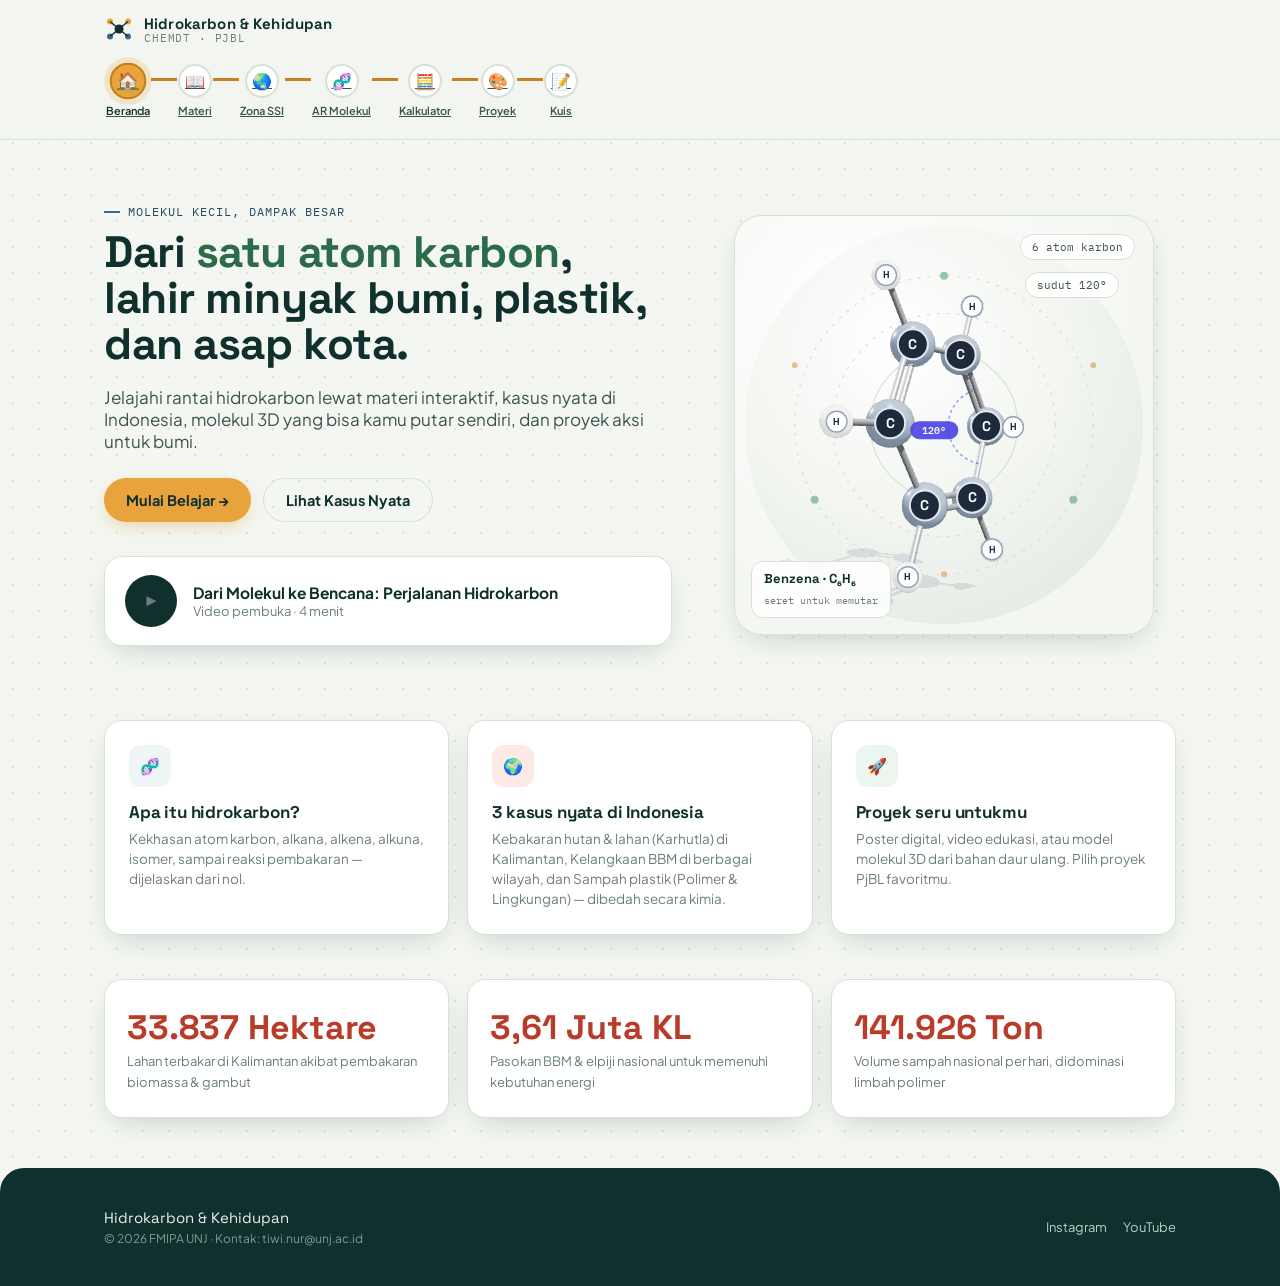
<file: index.html>
<!DOCTYPE html>
<html lang="id">
<head>
<meta charset="UTF-8">
<meta name="viewport" content="width=device-width, initial-scale=1.0">
<title>Beranda — Hidrokarbon & Kehidupan — ChemDT-PjBL</title>
<link rel="preconnect" href="https://fonts.googleapis.com">
<link href="https://fonts.googleapis.com/css2?family=Space+Grotesk:wght@400;500;600;700&family=Plus+Jakarta+Sans:wght@400;500;600;700;800&family=IBM+Plex+Mono:wght@400;500;600&display=swap" rel="stylesheet">
<link rel="stylesheet" href="styles.css">
</head>
<body>
<header class="top">
  <div class="brand-row">
    <div class="brand">
      <svg viewBox="0 0 40 40"><circle cx="20" cy="20" r="6" fill="#10302E"/><circle cx="8" cy="10" r="4" fill="#E8A33D"/><circle cx="32" cy="10" r="4" fill="#E8A33D"/><circle cx="8" cy="30" r="4" fill="#3E6B8A"/><circle cx="32" cy="30" r="4" fill="#3E6B8A"/><line x1="20" y1="20" x2="8" y2="10" stroke="#10302E" stroke-width="2"/><line x1="20" y1="20" x2="32" y2="10" stroke="#10302E" stroke-width="2"/><line x1="20" y1="20" x2="8" y2="30" stroke="#10302E" stroke-width="2"/><line x1="20" y1="20" x2="32" y2="30" stroke="#10302E" stroke-width="2"/></svg>
      <div class="brand-text">
        <b>Hidrokarbon &amp; Kehidupan</b>
        <span>ChemDT · PjBL</span>
      </div>
    </div>
  </div>
  <nav class="chain" aria-label="Navigasi halaman"><div class="chain-track"><a class="chain-node active" href="index.html" aria-current="page"><span class="atom" aria-hidden="true">🏠</span><span class="lbl">Beranda</span></a><div class="bond filled" aria-hidden="true"></div><a class="chain-node" href="materi.html"><span class="atom" aria-hidden="true">📖</span><span class="lbl">Materi</span></a><div class="bond filled" aria-hidden="true"></div><a class="chain-node" href="zona-ssi.html"><span class="atom" aria-hidden="true">🌏</span><span class="lbl">Zona SSI</span></a><div class="bond filled" aria-hidden="true"></div><a class="chain-node" href="ar-molekul.html"><span class="atom" aria-hidden="true">🧬</span><span class="lbl">AR Molekul</span></a><div class="bond filled" aria-hidden="true"></div><a class="chain-node" href="kalkulator.html"><span class="atom" aria-hidden="true">🧮</span><span class="lbl">Kalkulator</span></a><div class="bond filled" aria-hidden="true"></div><a class="chain-node" href="proyek.html"><span class="atom" aria-hidden="true">🎨</span><span class="lbl">Proyek</span></a><div class="bond filled" aria-hidden="true"></div><a class="chain-node" href="kuis.html"><span class="atom" aria-hidden="true">📝</span><span class="lbl">Kuis</span></a></div></nav>
</header>
<section class="view active" id="view-beranda">
  <div class="wrap">
    <div class="hero">
      <div>
        <div class="eyebrow">Molekul kecil, dampak besar</div>
        <h1>Dari <em>satu atom karbon</em>,<br>lahir minyak bumi, plastik, dan asap kota.</h1>
        <p class="lead">Jelajahi rantai hidrokarbon lewat materi interaktif, kasus nyata di Indonesia, molekul 3D yang bisa kamu putar sendiri, dan proyek aksi untuk bumi.</p>
        <div class="hero-ctas">
          <button class="btn btn-amber" onclick="goTo('materi')">Mulai Belajar →</button>
          <button class="btn btn-ghost" onclick="goTo('zona-ssi')">Lihat Kasus Nyata</button>
        </div>
        <button class="card video-card" type="button" onclick="document.getElementById('introVideoDialog').showModal(); document.getElementById('introVideo').play();">
          <span class="play-btn" aria-hidden="true">▶</span>
          <div>
            <b>Dari Molekul ke Bencana: Perjalanan Hidrokarbon</b><br>
            <span>Video pembuka · 4 menit</span>
          </div>
        </button>
        <dialog class="video-dialog" id="introVideoDialog" onclose="document.getElementById('introVideo').pause()">
          <div class="video-dialog-head">
            <b>Dari Molekul ke Bencana: Perjalanan Hidrokarbon</b>
            <button class="video-dialog-close" type="button" onclick="document.getElementById('introVideo').pause(); document.getElementById('introVideoDialog').close();">Tutup</button>
          </div>
          <video id="introVideo" controls playsinline preload="metadata">
            <source src="0929.mp4" type="video/mp4">
            Browser ini belum mendukung pemutaran video.
          </video>
        </dialog>
      </div>
      <div class="hero-visual">
        <!-- hiasan latar: tetap tampil walau WebGL tidak tersedia -->
        <svg class="hero-orbit" viewBox="0 0 420 420" aria-hidden="true">
          <defs>
            <radialGradient id="heroGlow" cx="38%" cy="30%" r="72%">
              <stop offset="0%" stop-color="#ffffff"/>
              <stop offset="60%" stop-color="#F2F5F0"/>
              <stop offset="100%" stop-color="#E7EDE6"/>
            </radialGradient>
          </defs>
          <circle cx="210" cy="210" r="200" fill="url(#heroGlow)"/>
          <circle cx="210" cy="210" r="150" fill="none" stroke="var(--line)" stroke-width="1.2" stroke-dasharray="3 7"/>
          <circle cx="210" cy="210" r="112" fill="none" stroke="var(--line)" stroke-width="1.2" stroke-dasharray="3 7"/>
          <circle cx="210" cy="210" r="74" fill="none" stroke="var(--line)" stroke-width="1.2"/>
          <g fill="var(--leaf)" opacity=".5">
            <circle cx="210" cy="60" r="4"/><circle cx="340" cy="285" r="4"/><circle cx="80" cy="285" r="4"/>
          </g>
          <g fill="var(--amber-deep)" opacity=".45">
            <circle cx="360" cy="150" r="3"/><circle cx="60" cy="150" r="3"/><circle cx="210" cy="360" r="3"/>
          </g>
        </svg>
        <div class="mol-mount hero-mol" id="heroMol"></div>
        <div class="hero-badge">
          <b>Benzena · C₆H₆</b>
          <span>seret untuk memutar</span>
        </div>
        <div class="hero-chip hc-1">6 atom karbon</div>
        <div class="hero-chip hc-2">sudut 120°</div>
      </div>
    </div>

    <div class="intro-grid">
      <div class="card intro-card" onclick="goTo('materi')">
        <div class="ic" style="background:#EFF4F5;">🧬</div>
        <h3>Apa itu hidrokarbon?</h3>
        <p>Kekhasan atom karbon, alkana, alkena, alkuna, isomer, sampai reaksi pembakaran — dijelaskan dari nol.</p>
      </div>
      <div class="card intro-card" onclick="goTo('zona-ssi')">
        <div class="ic" style="background:#FCEAE7;">🌍</div>
        <h3>3 kasus nyata di Indonesia</h3>
        <p>Kebakaran hutan & lahan (Karhutla) di Kalimantan, Kelangkaan BBM di berbagai wilayah, dan  Sampah plastik (Polimer & Lingkungan) — dibedah secara kimia.</p>
      </div>
      <div class="card intro-card" onclick="goTo('proyek')">
        <div class="ic" style="background:#EAF6EE;">🚀</div>
        <h3>Proyek seru untukmu</h3>
        <p>Poster digital, video edukasi, atau model molekul 3D dari bahan daur ulang. Pilih proyek PjBL favoritmu.</p>
      </div>
    </div>

    <div class="stats-row">
      <div class="card stat"><b id="statA">33.837 Hektare</b><span>Lahan terbakar di Kalimantan akibat pembakaran biomassa & gambut</span></div>
      <div class="card stat"><b id="statB">3,61 Juta KL</b><span>Pasokan BBM & elpiji nasional untuk memenuhi kebutuhan energi</span></div>
      <div class="card stat"><b id="statC">141.926 Ton</b><span>Volume sampah nasional per hari, didominasi limbah polimer</span></div>
    </div>
  </div>

  <footer class="site">
    <div class="wrap">
      <div>
        <div style="font-family:var(--disp); font-size:15px;">Hidrokarbon &amp; Kehidupan</div>
        <div class="fmeta">© 2026 FMIPA UNJ · Kontak: tiwi.nur@unj.ac.id</div>
      </div>
      <div style="display:flex; gap:16px;">
        <a href="https://www.instagram.com/chemistry.kita?stkn=MXZnMGhsZHR6NWd4ZQ==" target="_blank" rel="noopener noreferrer">Instagram</a>
        <a href="https://www.youtube.com/@ChemistryKita" target="_blank" rel="noopener noreferrer">YouTube</a>
      </div>
    </div>
  </footer>
</section>
<script src="three.js"></script>
<script src="app.js"></script>
</body>
</html>
</file>
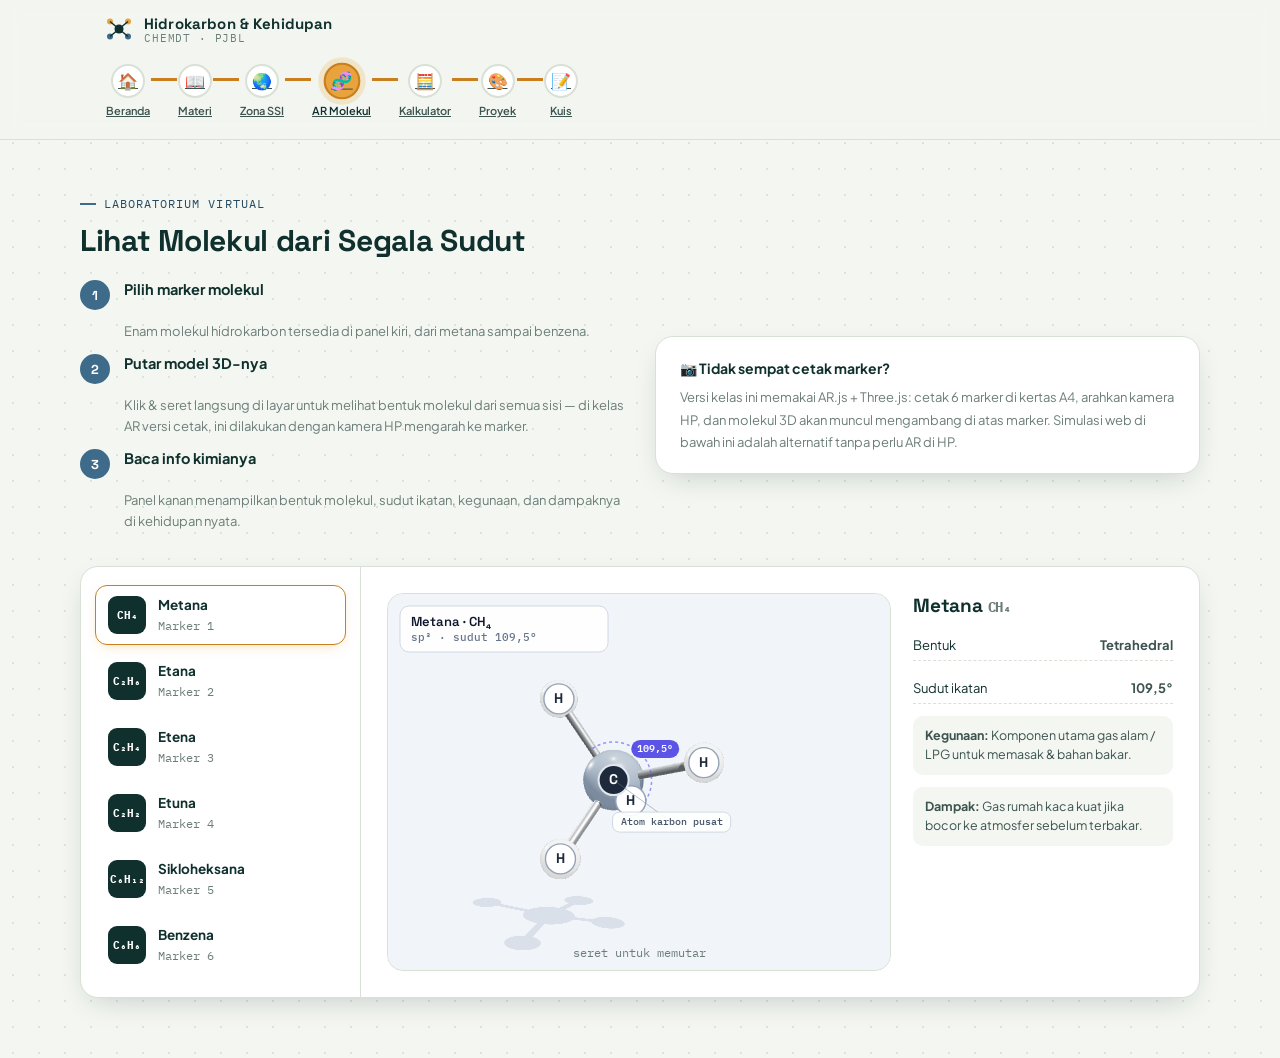
<file: ar-molekul.html>
<!DOCTYPE html>
<html lang="id">
<head>
<meta charset="UTF-8">
<meta name="viewport" content="width=device-width, initial-scale=1.0">
<title>AR Molekul — Hidrokarbon & Kehidupan — ChemDT-PjBL</title>
<link rel="preconnect" href="https://fonts.googleapis.com">
<link href="https://fonts.googleapis.com/css2?family=Space+Grotesk:wght@400;500;600;700&family=Plus+Jakarta+Sans:wght@400;500;600;700;800&family=IBM+Plex+Mono:wght@400;500;600&display=swap" rel="stylesheet">
<link rel="stylesheet" href="styles.css">
</head>
<body>
<header class="top">
  <div class="brand-row">
    <div class="brand">
      <svg viewBox="0 0 40 40"><circle cx="20" cy="20" r="6" fill="#10302E"/><circle cx="8" cy="10" r="4" fill="#E8A33D"/><circle cx="32" cy="10" r="4" fill="#E8A33D"/><circle cx="8" cy="30" r="4" fill="#3E6B8A"/><circle cx="32" cy="30" r="4" fill="#3E6B8A"/><line x1="20" y1="20" x2="8" y2="10" stroke="#10302E" stroke-width="2"/><line x1="20" y1="20" x2="32" y2="10" stroke="#10302E" stroke-width="2"/><line x1="20" y1="20" x2="8" y2="30" stroke="#10302E" stroke-width="2"/><line x1="20" y1="20" x2="32" y2="30" stroke="#10302E" stroke-width="2"/></svg>
      <div class="brand-text">
        <b>Hidrokarbon &amp; Kehidupan</b>
        <span>ChemDT · PjBL</span>
      </div>
    </div>
  </div>
  <nav class="chain" aria-label="Navigasi halaman"><div class="chain-track"><a class="chain-node" href="index.html"><span class="atom" aria-hidden="true">🏠</span><span class="lbl">Beranda</span></a><div class="bond filled" aria-hidden="true"></div><a class="chain-node" href="materi.html"><span class="atom" aria-hidden="true">📖</span><span class="lbl">Materi</span></a><div class="bond filled" aria-hidden="true"></div><a class="chain-node" href="zona-ssi.html"><span class="atom" aria-hidden="true">🌏</span><span class="lbl">Zona SSI</span></a><div class="bond filled" aria-hidden="true"></div><a class="chain-node active" href="ar-molekul.html" aria-current="page"><span class="atom" aria-hidden="true">🧬</span><span class="lbl">AR Molekul</span></a><div class="bond filled" aria-hidden="true"></div><a class="chain-node" href="kalkulator.html"><span class="atom" aria-hidden="true">🧮</span><span class="lbl">Kalkulator</span></a><div class="bond filled" aria-hidden="true"></div><a class="chain-node" href="proyek.html"><span class="atom" aria-hidden="true">🎨</span><span class="lbl">Proyek</span></a><div class="bond filled" aria-hidden="true"></div><a class="chain-node" href="kuis.html"><span class="atom" aria-hidden="true">📝</span><span class="lbl">Kuis</span></a></div></nav>
</header>
<section class="view active" id="view-ar">
  <div class="wrap section-pad">
    <div class="eyebrow">Laboratorium virtual</div>
    <h2 style="font-size:30px;">Lihat Molekul dari Segala Sudut</h2>

    <div class="ar-intro">
      <div class="ar-steps">
        <div class="ar-step"><div class="n">1</div><div><b>Pilih marker molekul</b><br><span>Enam molekul hidrokarbon tersedia di panel kiri, dari metana sampai benzena.</span></div></div>
        <div class="ar-step"><div class="n">2</div><div><b>Putar model 3D-nya</b><br><span>Klik &amp; seret langsung di layar untuk melihat bentuk molekul dari semua sisi — di kelas AR versi cetak, ini dilakukan dengan kamera HP mengarah ke marker.</span></div></div>
        <div class="ar-step"><div class="n">3</div><div><b>Baca info kimianya</b><br><span>Panel kanan menampilkan bentuk molekul, sudut ikatan, kegunaan, dan dampaknya di kehidupan nyata.</span></div></div>
      </div>
      <div class="card" style="padding:20px 24px;">
        <b style="font-size:14px;">📷 Tidak sempat cetak marker?</b>
        <p style="font-size:13px; color:var(--muted); margin-top:8px; line-height:1.7;">Versi kelas ini memakai AR.js + Three.js: cetak 6 marker di kertas A4, arahkan kamera HP, dan molekul 3D akan muncul mengambang di atas marker. Simulasi web di bawah ini adalah alternatif tanpa perlu AR di HP.</p>
      </div>
    </div>

    <div class="card molecule-lab">
      <div class="marker-list" id="markerList"></div>
      <div class="lab-stage">
        <div class="viewer" id="viewer">
          <div class="mol-mount" id="moleculeMount"></div>
          <div class="viewer-hint">seret untuk memutar</div>
        </div>
        <div class="info-panel" id="infoPanel"></div>
      </div>
    </div>
  </div>
</section>
<script src="three.js"></script>
<script src="app.js"></script>
</body>
</html>
</file>
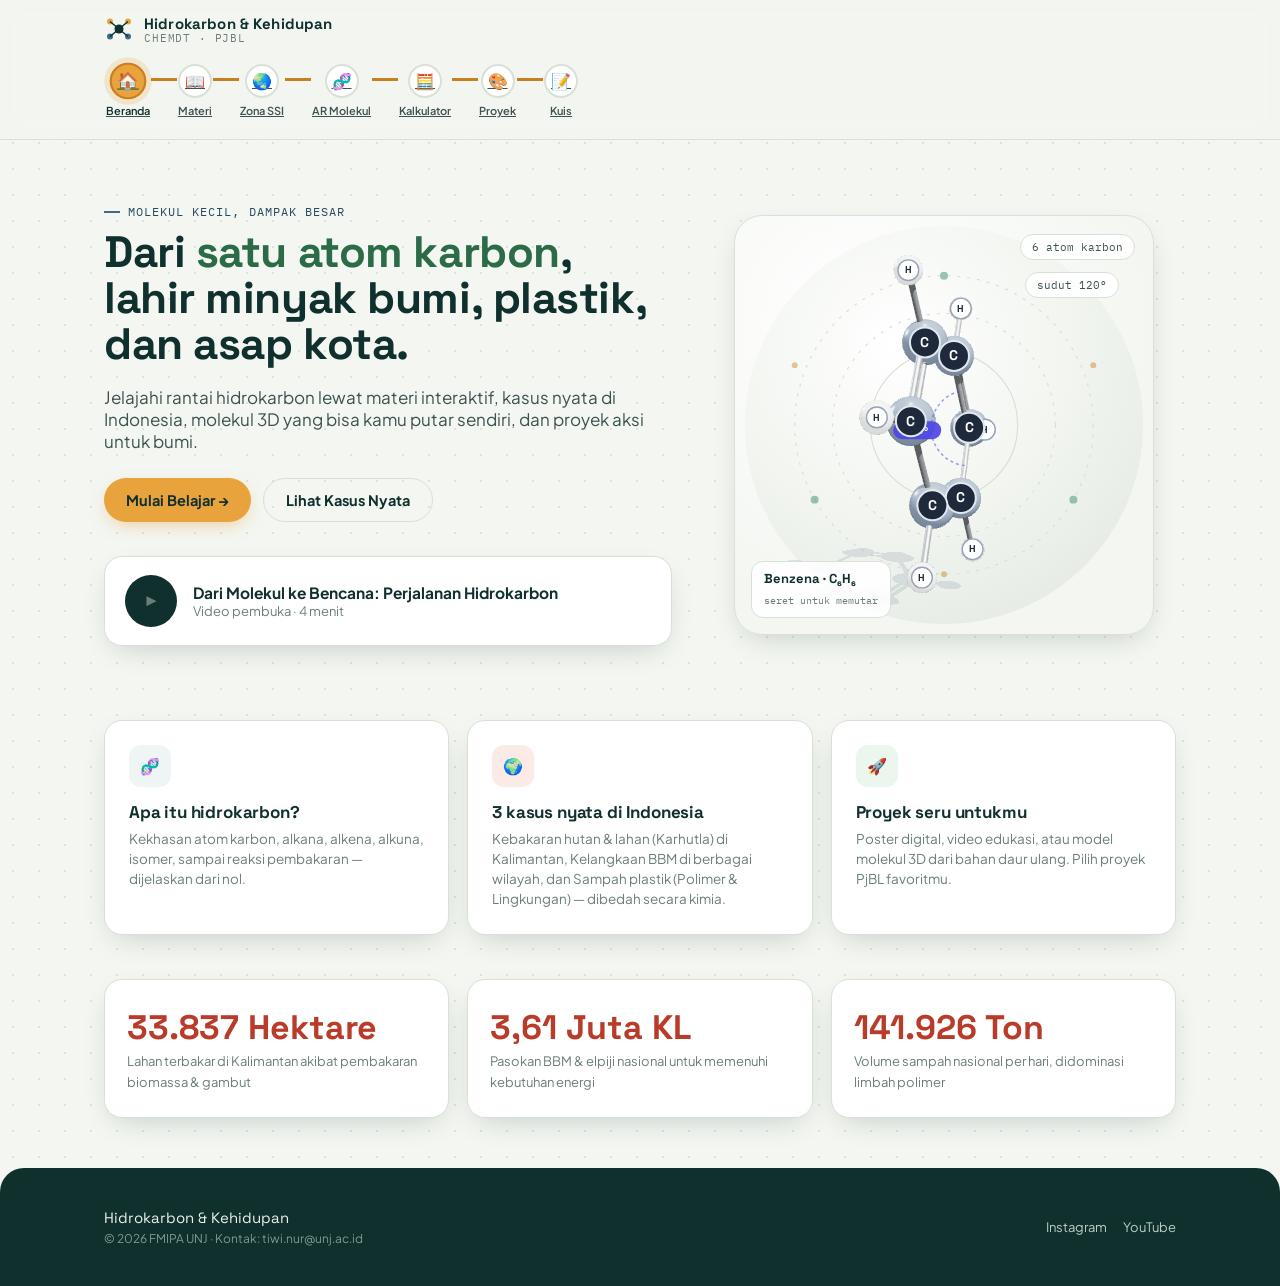
<file: index-v7.html>
<!DOCTYPE html>
<html lang="id">
<head>
<meta charset="UTF-8">
<meta name="viewport" content="width=device-width, initial-scale=1.0">
<title>Beranda — Hidrokarbon & Kehidupan — ChemDT-PjBL</title>
<link rel="preconnect" href="https://fonts.googleapis.com">
<link href="https://fonts.googleapis.com/css2?family=Space+Grotesk:wght@400;500;600;700&family=Plus+Jakarta+Sans:wght@400;500;600;700;800&family=IBM+Plex+Mono:wght@400;500;600&display=swap" rel="stylesheet">
<link rel="stylesheet" href="styles.css">
</head>
<body>
<header class="top">
  <div class="brand-row">
    <div class="brand">
      <svg viewBox="0 0 40 40"><circle cx="20" cy="20" r="6" fill="#10302E"/><circle cx="8" cy="10" r="4" fill="#E8A33D"/><circle cx="32" cy="10" r="4" fill="#E8A33D"/><circle cx="8" cy="30" r="4" fill="#3E6B8A"/><circle cx="32" cy="30" r="4" fill="#3E6B8A"/><line x1="20" y1="20" x2="8" y2="10" stroke="#10302E" stroke-width="2"/><line x1="20" y1="20" x2="32" y2="10" stroke="#10302E" stroke-width="2"/><line x1="20" y1="20" x2="8" y2="30" stroke="#10302E" stroke-width="2"/><line x1="20" y1="20" x2="32" y2="30" stroke="#10302E" stroke-width="2"/></svg>
      <div class="brand-text">
        <b>Hidrokarbon &amp; Kehidupan</b>
        <span>ChemDT · PjBL</span>
      </div>
    </div>
  </div>
  <nav class="chain" aria-label="Navigasi halaman"><div class="chain-track"><a class="chain-node active" href="index-v7.html" aria-current="page"><span class="atom" aria-hidden="true">🏠</span><span class="lbl">Beranda</span></a><div class="bond filled" aria-hidden="true"></div><a class="chain-node" href="materi.html"><span class="atom" aria-hidden="true">📖</span><span class="lbl">Materi</span></a><div class="bond filled" aria-hidden="true"></div><a class="chain-node" href="zona-ssi.html"><span class="atom" aria-hidden="true">🌏</span><span class="lbl">Zona SSI</span></a><div class="bond filled" aria-hidden="true"></div><a class="chain-node" href="ar-molekul.html"><span class="atom" aria-hidden="true">🧬</span><span class="lbl">AR Molekul</span></a><div class="bond filled" aria-hidden="true"></div><a class="chain-node" href="kalkulator.html"><span class="atom" aria-hidden="true">🧮</span><span class="lbl">Kalkulator</span></a><div class="bond filled" aria-hidden="true"></div><a class="chain-node" href="proyek.html"><span class="atom" aria-hidden="true">🎨</span><span class="lbl">Proyek</span></a><div class="bond filled" aria-hidden="true"></div><a class="chain-node" href="kuis.html"><span class="atom" aria-hidden="true">📝</span><span class="lbl">Kuis</span></a></div></nav>
</header>
<section class="view active" id="view-beranda">
  <div class="wrap">
    <div class="hero">
      <div>
        <div class="eyebrow">Molekul kecil, dampak besar</div>
        <h1>Dari <em>satu atom karbon</em>,<br>lahir minyak bumi, plastik, dan asap kota.</h1>
        <p class="lead">Jelajahi rantai hidrokarbon lewat materi interaktif, kasus nyata di Indonesia, molekul 3D yang bisa kamu putar sendiri, dan proyek aksi untuk bumi.</p>
        <div class="hero-ctas">
          <button class="btn btn-amber" onclick="goTo('materi')">Mulai Belajar →</button>
          <button class="btn btn-ghost" onclick="goTo('zona-ssi')">Lihat Kasus Nyata</button>
        </div>
        <button class="card video-card" type="button" onclick="document.getElementById('introVideoDialog').showModal(); document.getElementById('introVideo').play();">
          <span class="play-btn" aria-hidden="true">▶</span>
          <div>
            <b>Dari Molekul ke Bencana: Perjalanan Hidrokarbon</b><br>
            <span>Video pembuka · 4 menit</span>
          </div>
        </button>
        <dialog class="video-dialog" id="introVideoDialog" onclose="document.getElementById('introVideo').pause()">
          <div class="video-dialog-head">
            <b>Dari Molekul ke Bencana: Perjalanan Hidrokarbon</b>
            <button class="video-dialog-close" type="button" onclick="document.getElementById('introVideo').pause(); document.getElementById('introVideoDialog').close();">Tutup</button>
          </div>
          <video id="introVideo" controls playsinline preload="metadata">
            <source src="0929.mp4" type="video/mp4">
            Browser ini belum mendukung pemutaran video.
          </video>
        </dialog>
      </div>
      <div class="hero-visual">
        <!-- hiasan latar: tetap tampil walau WebGL tidak tersedia -->
        <svg class="hero-orbit" viewBox="0 0 420 420" aria-hidden="true">
          <defs>
            <radialGradient id="heroGlow" cx="38%" cy="30%" r="72%">
              <stop offset="0%" stop-color="#ffffff"/>
              <stop offset="60%" stop-color="#F2F5F0"/>
              <stop offset="100%" stop-color="#E7EDE6"/>
            </radialGradient>
          </defs>
          <circle cx="210" cy="210" r="200" fill="url(#heroGlow)"/>
          <circle cx="210" cy="210" r="150" fill="none" stroke="var(--line)" stroke-width="1.2" stroke-dasharray="3 7"/>
          <circle cx="210" cy="210" r="112" fill="none" stroke="var(--line)" stroke-width="1.2" stroke-dasharray="3 7"/>
          <circle cx="210" cy="210" r="74" fill="none" stroke="var(--line)" stroke-width="1.2"/>
          <g fill="var(--leaf)" opacity=".5">
            <circle cx="210" cy="60" r="4"/><circle cx="340" cy="285" r="4"/><circle cx="80" cy="285" r="4"/>
          </g>
          <g fill="var(--amber-deep)" opacity=".45">
            <circle cx="360" cy="150" r="3"/><circle cx="60" cy="150" r="3"/><circle cx="210" cy="360" r="3"/>
          </g>
        </svg>
        <div class="mol-mount hero-mol" id="heroMol"></div>
        <div class="hero-badge">
          <b>Benzena · C₆H₆</b>
          <span>seret untuk memutar</span>
        </div>
        <div class="hero-chip hc-1">6 atom karbon</div>
        <div class="hero-chip hc-2">sudut 120°</div>
      </div>
    </div>

    <div class="intro-grid">
      <div class="card intro-card" onclick="goTo('materi')">
        <div class="ic" style="background:#EFF4F5;">🧬</div>
        <h3>Apa itu hidrokarbon?</h3>
        <p>Kekhasan atom karbon, alkana, alkena, alkuna, isomer, sampai reaksi pembakaran — dijelaskan dari nol.</p>
      </div>
      <div class="card intro-card" onclick="goTo('zona-ssi')">
        <div class="ic" style="background:#FCEAE7;">🌍</div>
        <h3>3 kasus nyata di Indonesia</h3>
        <p>Kebakaran hutan & lahan (Karhutla) di Kalimantan, Kelangkaan BBM di berbagai wilayah, dan  Sampah plastik (Polimer & Lingkungan) — dibedah secara kimia.</p>
      </div>
      <div class="card intro-card" onclick="goTo('proyek')">
        <div class="ic" style="background:#EAF6EE;">🚀</div>
        <h3>Proyek seru untukmu</h3>
        <p>Poster digital, video edukasi, atau model molekul 3D dari bahan daur ulang. Pilih proyek PjBL favoritmu.</p>
      </div>
    </div>

    <div class="stats-row">
      <div class="card stat"><b id="statA">33.837 Hektare</b><span>Lahan terbakar di Kalimantan akibat pembakaran biomassa & gambut</span></div>
      <div class="card stat"><b id="statB">3,61 Juta KL</b><span>Pasokan BBM & elpiji nasional untuk memenuhi kebutuhan energi</span></div>
      <div class="card stat"><b id="statC">141.926 Ton</b><span>Volume sampah nasional per hari, didominasi limbah polimer</span></div>
    </div>
  </div>

  <footer class="site">
    <div class="wrap">
      <div>
        <div style="font-family:var(--disp); font-size:15px;">Hidrokarbon &amp; Kehidupan</div>
        <div class="fmeta">© 2026 FMIPA UNJ · Kontak: tiwi.nur@unj.ac.id</div>
      </div>
      <div style="display:flex; gap:16px;">
        <a href="https://www.instagram.com/chemistry.kita?stkn=MXZnMGhsZHR6NWd4ZQ==" target="_blank" rel="noopener noreferrer">Instagram</a>
        <a href="https://www.youtube.com/@ChemistryKita" target="_blank" rel="noopener noreferrer">YouTube</a>
      </div>
    </div>
  </footer>
</section>
<script src="three.js"></script>
<script src="app.js"></script>
</body>
</html>
</file>
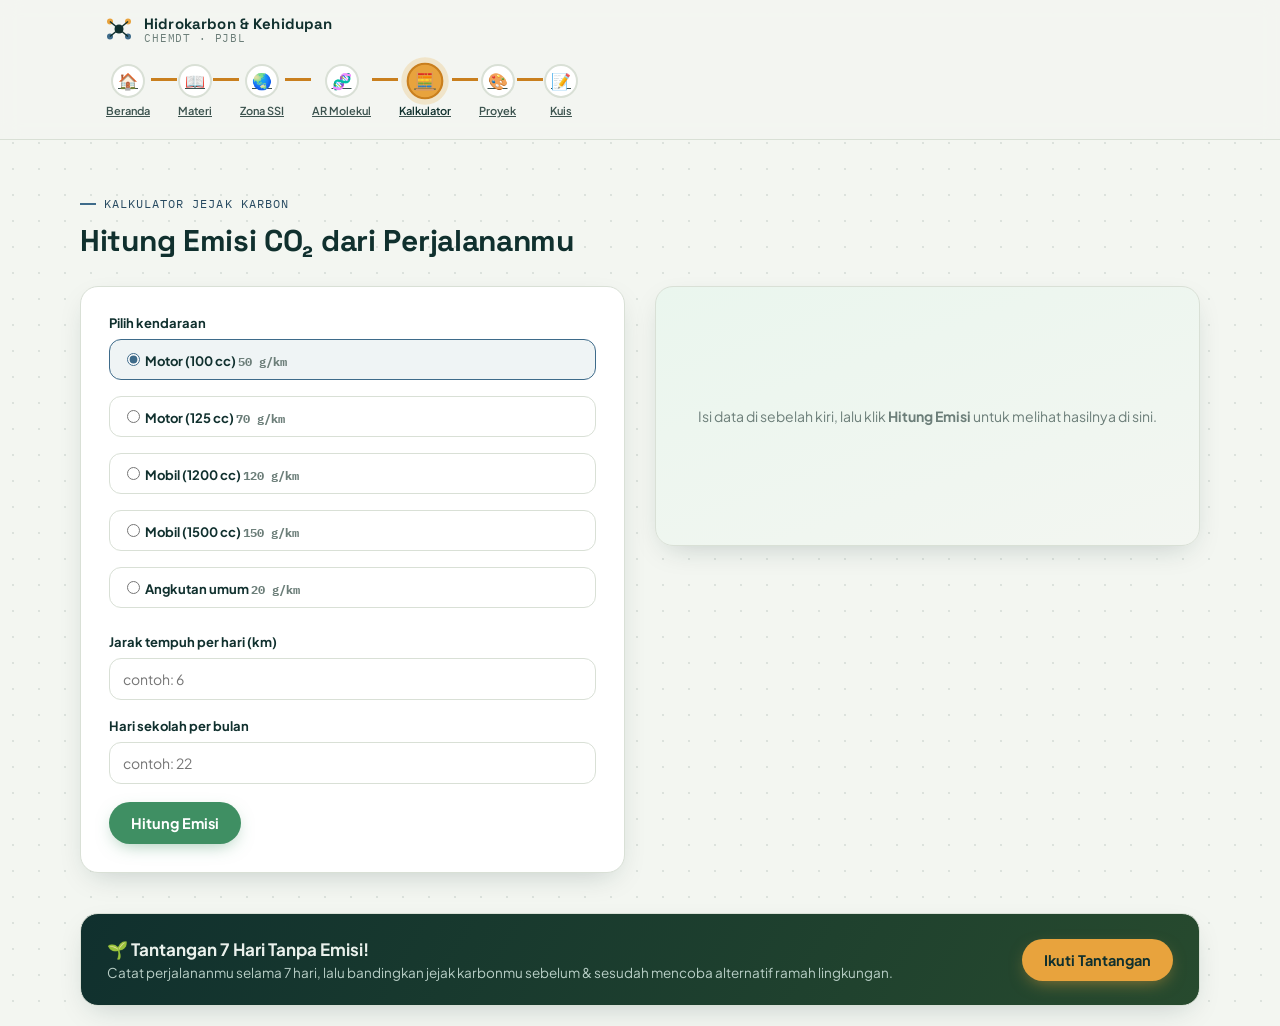
<file: kalkulator.html>
<!DOCTYPE html>
<html lang="id">
<head>
<meta charset="UTF-8">
<meta name="viewport" content="width=device-width, initial-scale=1.0">
<title>Kalkulator — Hidrokarbon & Kehidupan — ChemDT-PjBL</title>
<link rel="preconnect" href="https://fonts.googleapis.com">
<link href="https://fonts.googleapis.com/css2?family=Space+Grotesk:wght@400;500;600;700&family=Plus+Jakarta+Sans:wght@400;500;600;700;800&family=IBM+Plex+Mono:wght@400;500;600&display=swap" rel="stylesheet">
<link rel="stylesheet" href="styles.css">
</head>
<body>
<header class="top">
  <div class="brand-row">
    <div class="brand">
      <svg viewBox="0 0 40 40"><circle cx="20" cy="20" r="6" fill="#10302E"/><circle cx="8" cy="10" r="4" fill="#E8A33D"/><circle cx="32" cy="10" r="4" fill="#E8A33D"/><circle cx="8" cy="30" r="4" fill="#3E6B8A"/><circle cx="32" cy="30" r="4" fill="#3E6B8A"/><line x1="20" y1="20" x2="8" y2="10" stroke="#10302E" stroke-width="2"/><line x1="20" y1="20" x2="32" y2="10" stroke="#10302E" stroke-width="2"/><line x1="20" y1="20" x2="8" y2="30" stroke="#10302E" stroke-width="2"/><line x1="20" y1="20" x2="32" y2="30" stroke="#10302E" stroke-width="2"/></svg>
      <div class="brand-text">
        <b>Hidrokarbon &amp; Kehidupan</b>
        <span>ChemDT · PjBL</span>
      </div>
    </div>
  </div>
  <nav class="chain" aria-label="Navigasi halaman"><div class="chain-track"><a class="chain-node" href="index.html"><span class="atom" aria-hidden="true">🏠</span><span class="lbl">Beranda</span></a><div class="bond filled" aria-hidden="true"></div><a class="chain-node" href="materi.html"><span class="atom" aria-hidden="true">📖</span><span class="lbl">Materi</span></a><div class="bond filled" aria-hidden="true"></div><a class="chain-node" href="zona-ssi.html"><span class="atom" aria-hidden="true">🌏</span><span class="lbl">Zona SSI</span></a><div class="bond filled" aria-hidden="true"></div><a class="chain-node" href="ar-molekul.html"><span class="atom" aria-hidden="true">🧬</span><span class="lbl">AR Molekul</span></a><div class="bond filled" aria-hidden="true"></div><a class="chain-node active" href="kalkulator.html" aria-current="page"><span class="atom" aria-hidden="true">🧮</span><span class="lbl">Kalkulator</span></a><div class="bond filled" aria-hidden="true"></div><a class="chain-node" href="proyek.html"><span class="atom" aria-hidden="true">🎨</span><span class="lbl">Proyek</span></a><div class="bond filled" aria-hidden="true"></div><a class="chain-node" href="kuis.html"><span class="atom" aria-hidden="true">📝</span><span class="lbl">Kuis</span></a></div></nav>
</header>
<section class="view active" id="view-kalkulator">
  <div class="wrap section-pad">
    <div class="eyebrow">Kalkulator jejak karbon</div>
    <h2 style="font-size:30px;">Hitung Emisi CO₂ dari Perjalananmu</h2>

    <div class="calc-layout">
      <div class="card calc-card">
        <div class="field">
          <label>Pilih kendaraan</label>
          <div class="radio-list" id="vehicleList"></div>
        </div>
        <div class="field">
          <label>Jarak tempuh per hari (km)</label>
          <input type="number" class="num-input" id="jarakInput" placeholder="contoh: 6" min="0">
        </div>
        <div class="field">
          <label>Hari sekolah per bulan</label>
          <input type="number" class="num-input" id="hariInput" placeholder="contoh: 22" min="0" max="31">
        </div>
        <button class="btn btn-leaf" onclick="hitungEmisi()">Hitung Emisi</button>
      </div>

      <div class="card result-card empty" id="resultCard">
        Isi data di sebelah kiri, lalu klik <b>&nbsp;Hitung Emisi&nbsp;</b> untuk melihat hasilnya di sini.
      </div>
    </div>

    <div class="card challenge-box">
      <div>
        <b style="font-size:17px;">🌱 Tantangan 7 Hari Tanpa Emisi!</b>
        <p>Catat perjalananmu selama 7 hari, lalu bandingkan jejak karbonmu sebelum &amp; sesudah mencoba alternatif ramah lingkungan.</p>
      </div>
      <button class="btn btn-amber" onclick="alert('Tantangan dimulai! Catat perjalananmu selama 7 hari di buku proyekmu, lalu unggah rangkumannya di halaman Proyek PjBL untuk mendapat sertifikat.')">Ikuti Tantangan</button>
    </div>
  </div>
</section>
<script src="three.js"></script>
<script src="app.js"></script>
</body>
</html>
</file>
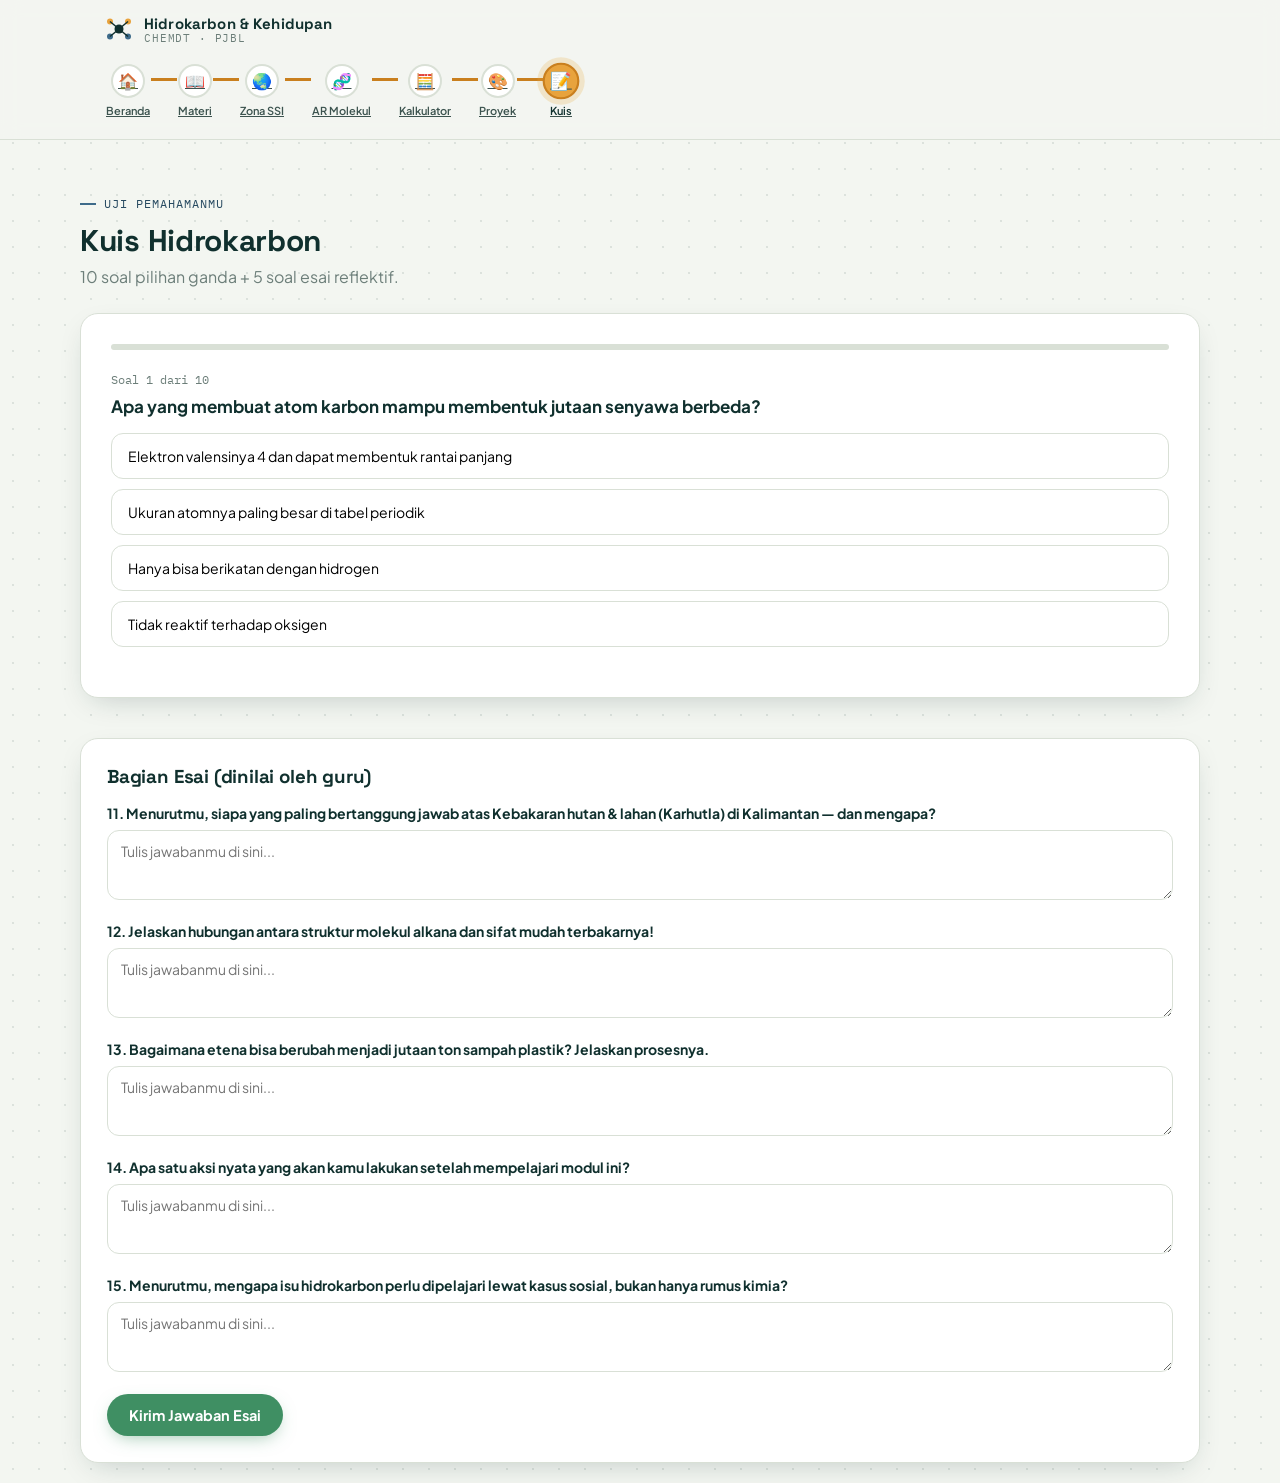
<file: kuis.html>
<!DOCTYPE html>
<html lang="id">
<head>
<meta charset="UTF-8">
<meta name="viewport" content="width=device-width, initial-scale=1.0">
<title>Kuis — Hidrokarbon & Kehidupan — ChemDT-PjBL</title>
<link rel="preconnect" href="https://fonts.googleapis.com">
<link href="https://fonts.googleapis.com/css2?family=Space+Grotesk:wght@400;500;600;700&family=Plus+Jakarta+Sans:wght@400;500;600;700;800&family=IBM+Plex+Mono:wght@400;500;600&display=swap" rel="stylesheet">
<link rel="stylesheet" href="styles.css">
</head>
<body>
<header class="top">
  <div class="brand-row">
    <div class="brand">
      <svg viewBox="0 0 40 40"><circle cx="20" cy="20" r="6" fill="#10302E"/><circle cx="8" cy="10" r="4" fill="#E8A33D"/><circle cx="32" cy="10" r="4" fill="#E8A33D"/><circle cx="8" cy="30" r="4" fill="#3E6B8A"/><circle cx="32" cy="30" r="4" fill="#3E6B8A"/><line x1="20" y1="20" x2="8" y2="10" stroke="#10302E" stroke-width="2"/><line x1="20" y1="20" x2="32" y2="10" stroke="#10302E" stroke-width="2"/><line x1="20" y1="20" x2="8" y2="30" stroke="#10302E" stroke-width="2"/><line x1="20" y1="20" x2="32" y2="30" stroke="#10302E" stroke-width="2"/></svg>
      <div class="brand-text">
        <b>Hidrokarbon &amp; Kehidupan</b>
        <span>ChemDT · PjBL</span>
      </div>
    </div>
  </div>
  <nav class="chain" aria-label="Navigasi halaman"><div class="chain-track"><a class="chain-node" href="index.html"><span class="atom" aria-hidden="true">🏠</span><span class="lbl">Beranda</span></a><div class="bond filled" aria-hidden="true"></div><a class="chain-node" href="materi.html"><span class="atom" aria-hidden="true">📖</span><span class="lbl">Materi</span></a><div class="bond filled" aria-hidden="true"></div><a class="chain-node" href="zona-ssi.html"><span class="atom" aria-hidden="true">🌏</span><span class="lbl">Zona SSI</span></a><div class="bond filled" aria-hidden="true"></div><a class="chain-node" href="ar-molekul.html"><span class="atom" aria-hidden="true">🧬</span><span class="lbl">AR Molekul</span></a><div class="bond filled" aria-hidden="true"></div><a class="chain-node" href="kalkulator.html"><span class="atom" aria-hidden="true">🧮</span><span class="lbl">Kalkulator</span></a><div class="bond filled" aria-hidden="true"></div><a class="chain-node" href="proyek.html"><span class="atom" aria-hidden="true">🎨</span><span class="lbl">Proyek</span></a><div class="bond filled" aria-hidden="true"></div><a class="chain-node active" href="kuis.html" aria-current="page"><span class="atom" aria-hidden="true">📝</span><span class="lbl">Kuis</span></a></div></nav>
</header>
<section class="view active" id="view-kuis">
  <div class="wrap section-pad">
    <div class="eyebrow">Uji pemahamanmu</div>
    <h2 style="font-size:30px; margin-bottom:6px;">Kuis Hidrokarbon</h2>
    <p style="color:var(--muted);">10 soal pilihan ganda + 5 soal esai reflektif.</p>

    <div class="card quiz-shell" id="quizShell">
      <div class="quiz-progress"><i id="quizBar"></i></div>
      <div id="quizBody"></div>
    </div>

    <div class="card essay-box">
      <h3 style="margin-bottom:16px;">Bagian Esai (dinilai oleh guru)</h3>
      <div class="essay-item">
        <p>11. Menurutmu, siapa yang paling bertanggung jawab atas Kebakaran hutan & lahan (Karhutla) di Kalimantan — dan mengapa?</p>
        <textarea class="num-input" style="min-height:70px;" placeholder="Tulis jawabanmu di sini..."></textarea>
      </div>
      <div class="essay-item">
        <p>12. Jelaskan hubungan antara struktur molekul alkana dan sifat mudah terbakarnya!</p>
        <textarea class="num-input" style="min-height:70px;" placeholder="Tulis jawabanmu di sini..."></textarea>
      </div>
      <div class="essay-item">
        <p>13. Bagaimana etena bisa berubah menjadi jutaan ton sampah plastik? Jelaskan prosesnya.</p>
        <textarea class="num-input" style="min-height:70px;" placeholder="Tulis jawabanmu di sini..."></textarea>
      </div>
      <div class="essay-item">
        <p>14. Apa satu aksi nyata yang akan kamu lakukan setelah mempelajari modul ini?</p>
        <textarea class="num-input" style="min-height:70px;" placeholder="Tulis jawabanmu di sini..."></textarea>
      </div>
      <div class="essay-item">
        <p>15. Menurutmu, mengapa isu hidrokarbon perlu dipelajari lewat kasus sosial, bukan hanya rumus kimia?</p>
        <textarea class="num-input" style="min-height:70px;" placeholder="Tulis jawabanmu di sini..."></textarea>
      </div>
      <button class="btn btn-leaf" onclick="alert('Jawaban esai tersimpan di halaman ini. Mintalah gurumu untuk menilai langsung, atau salin jawabanmu ke Google Form/Classroom kelas.')">Kirim Jawaban Esai</button>
    </div>
  </div>
</section>
<script src="three.js"></script>
<script src="app.js"></script>
</body>
</html>
</file>
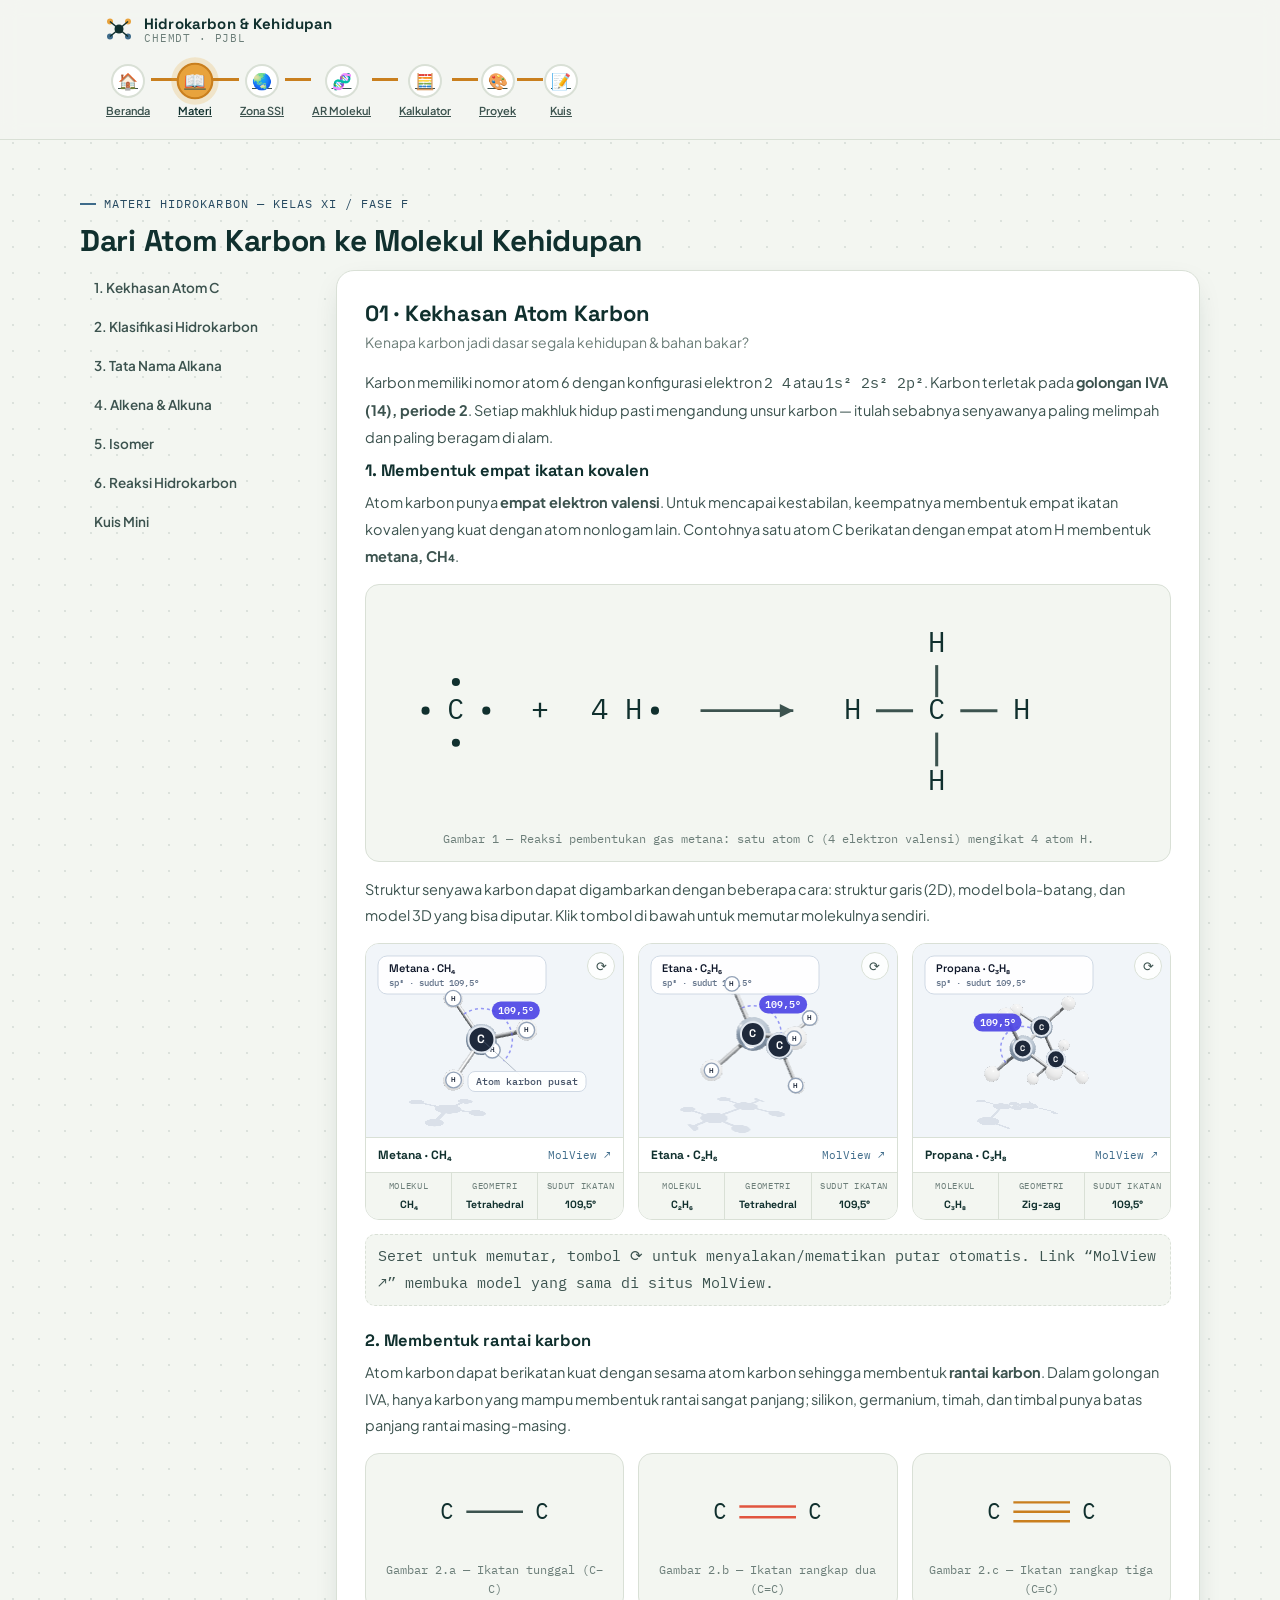
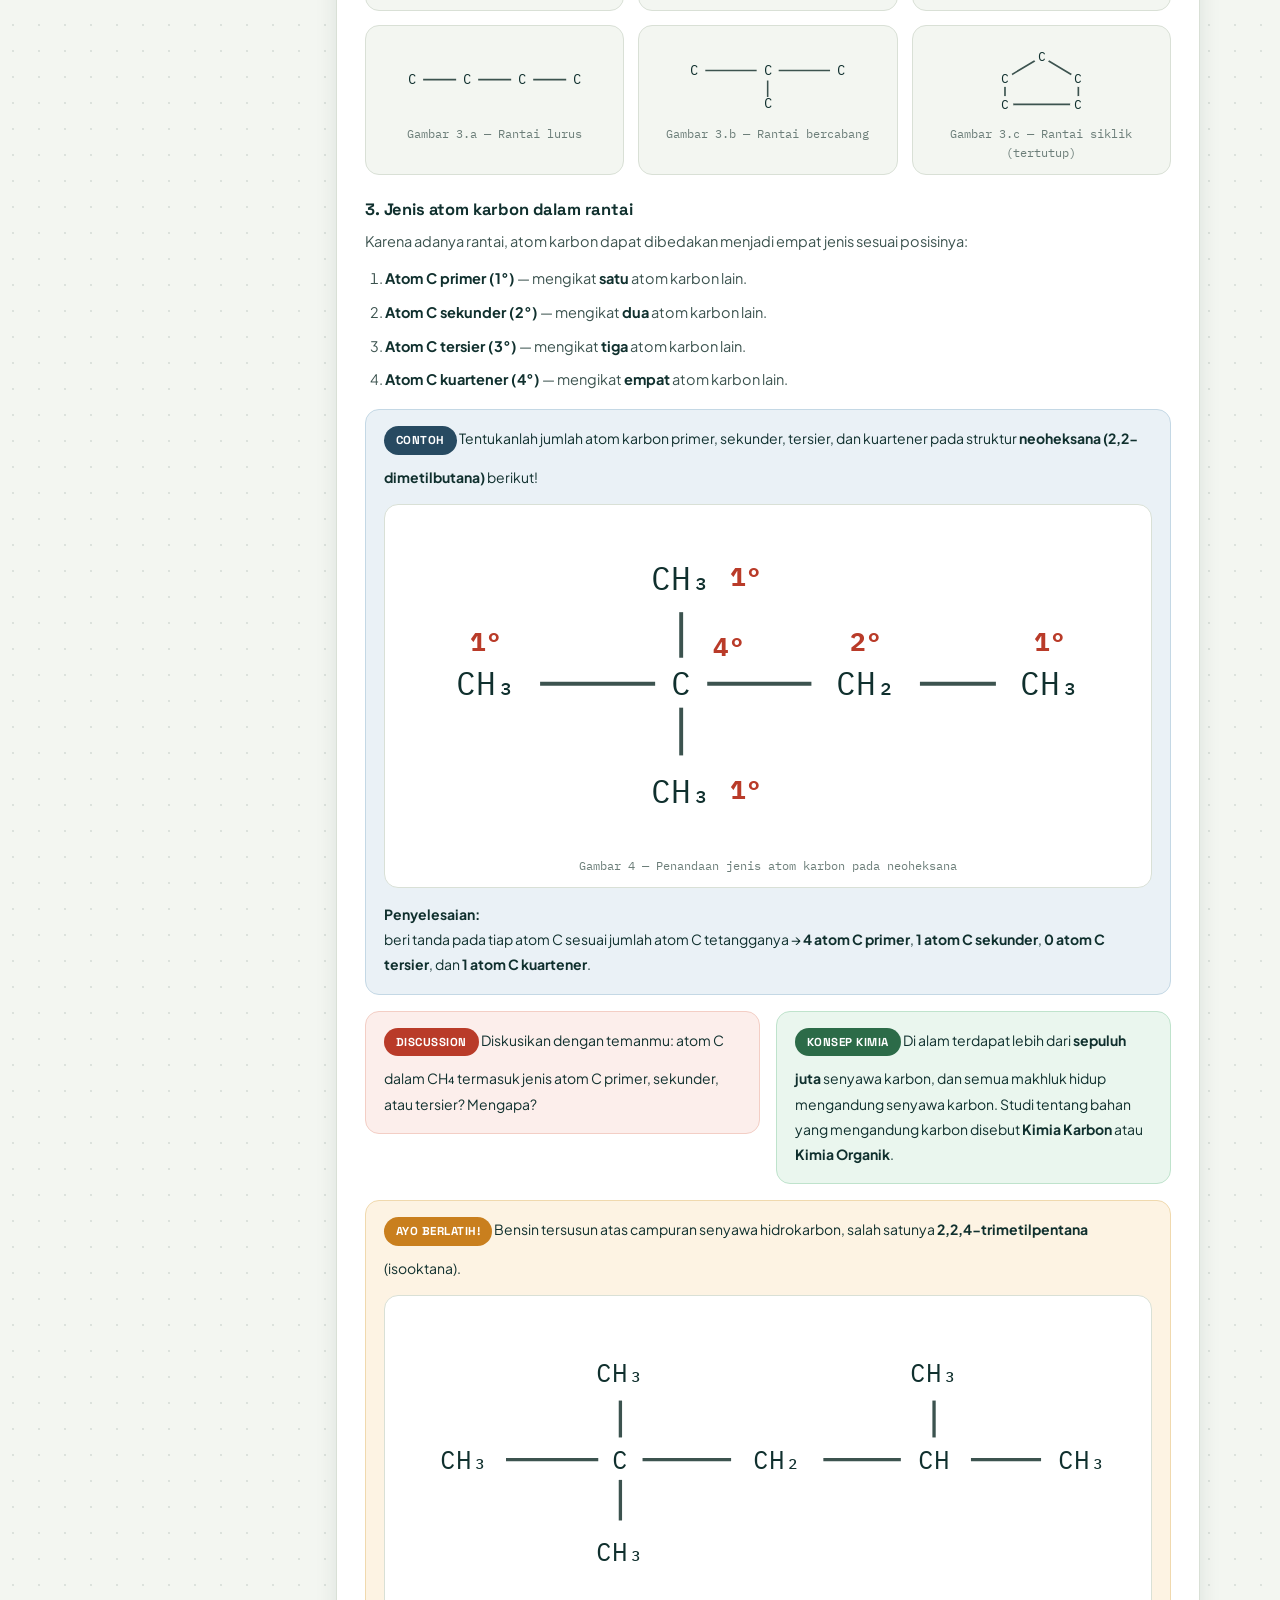
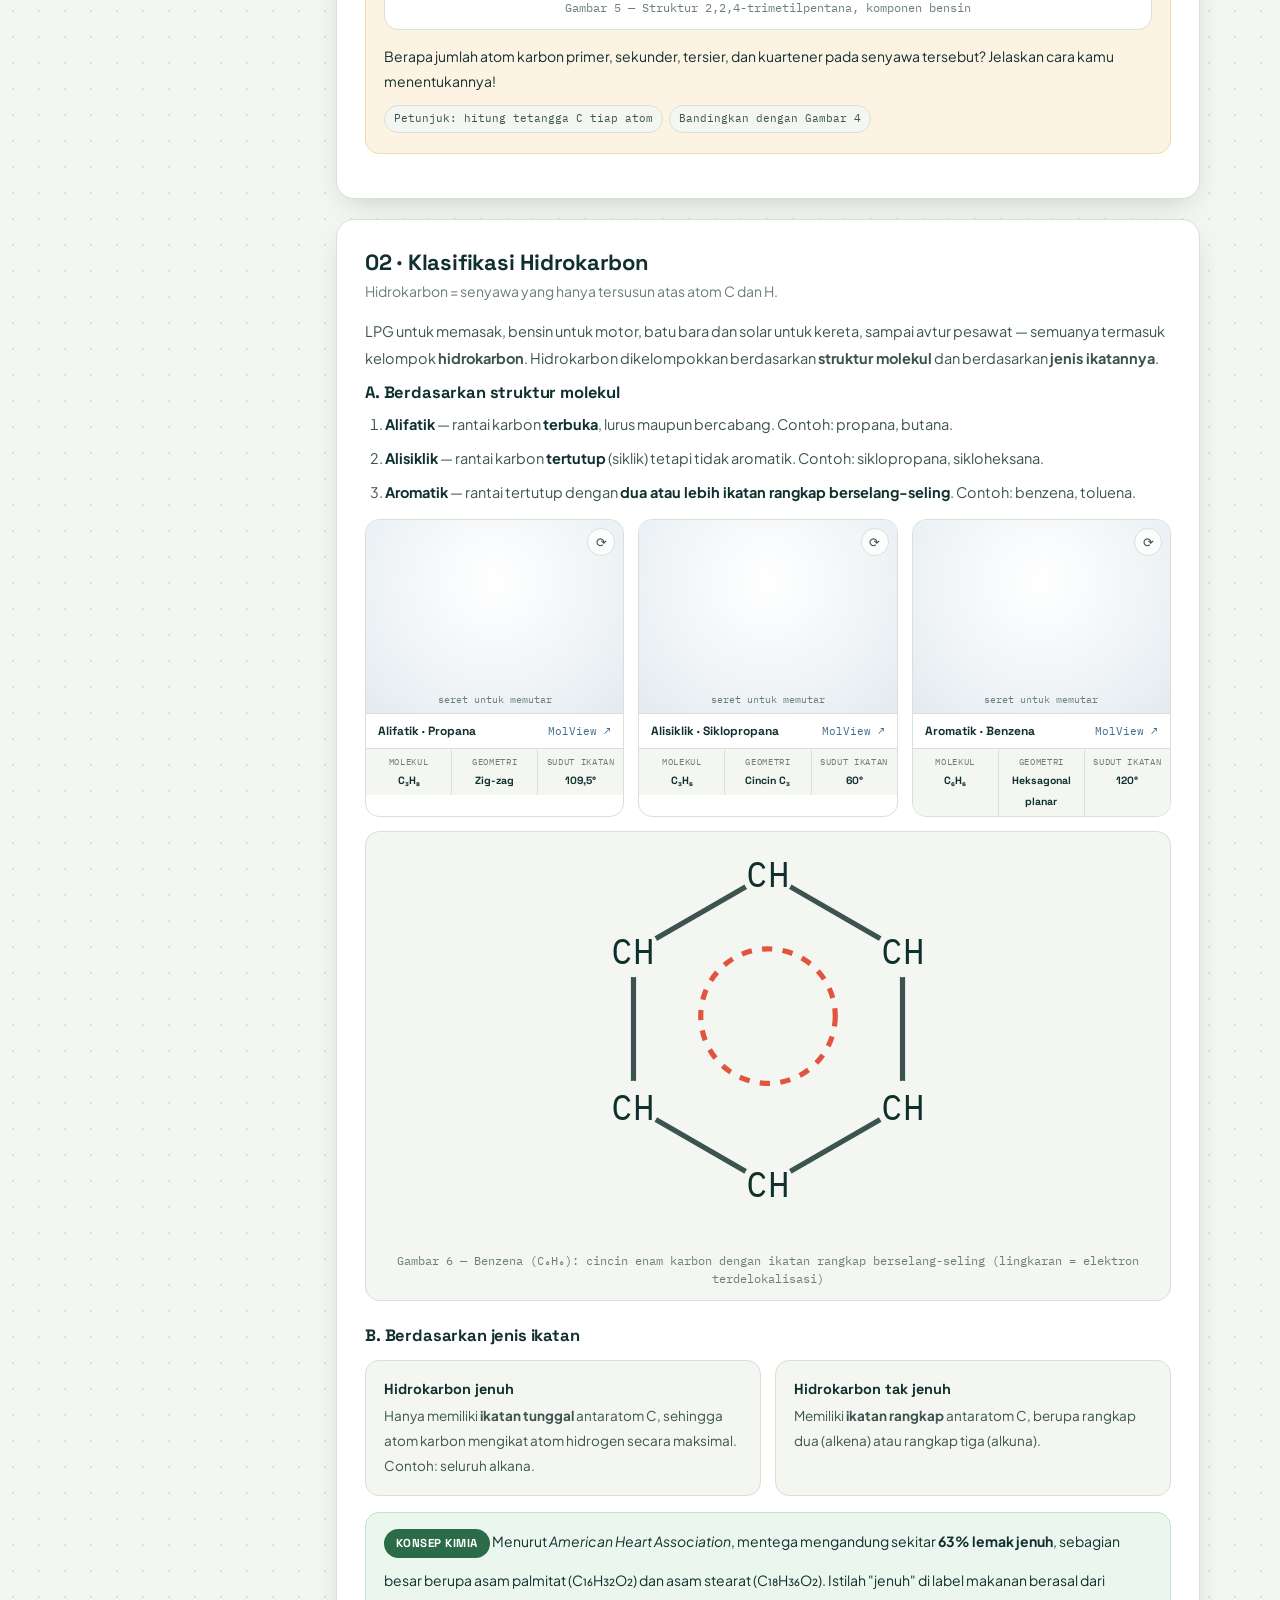
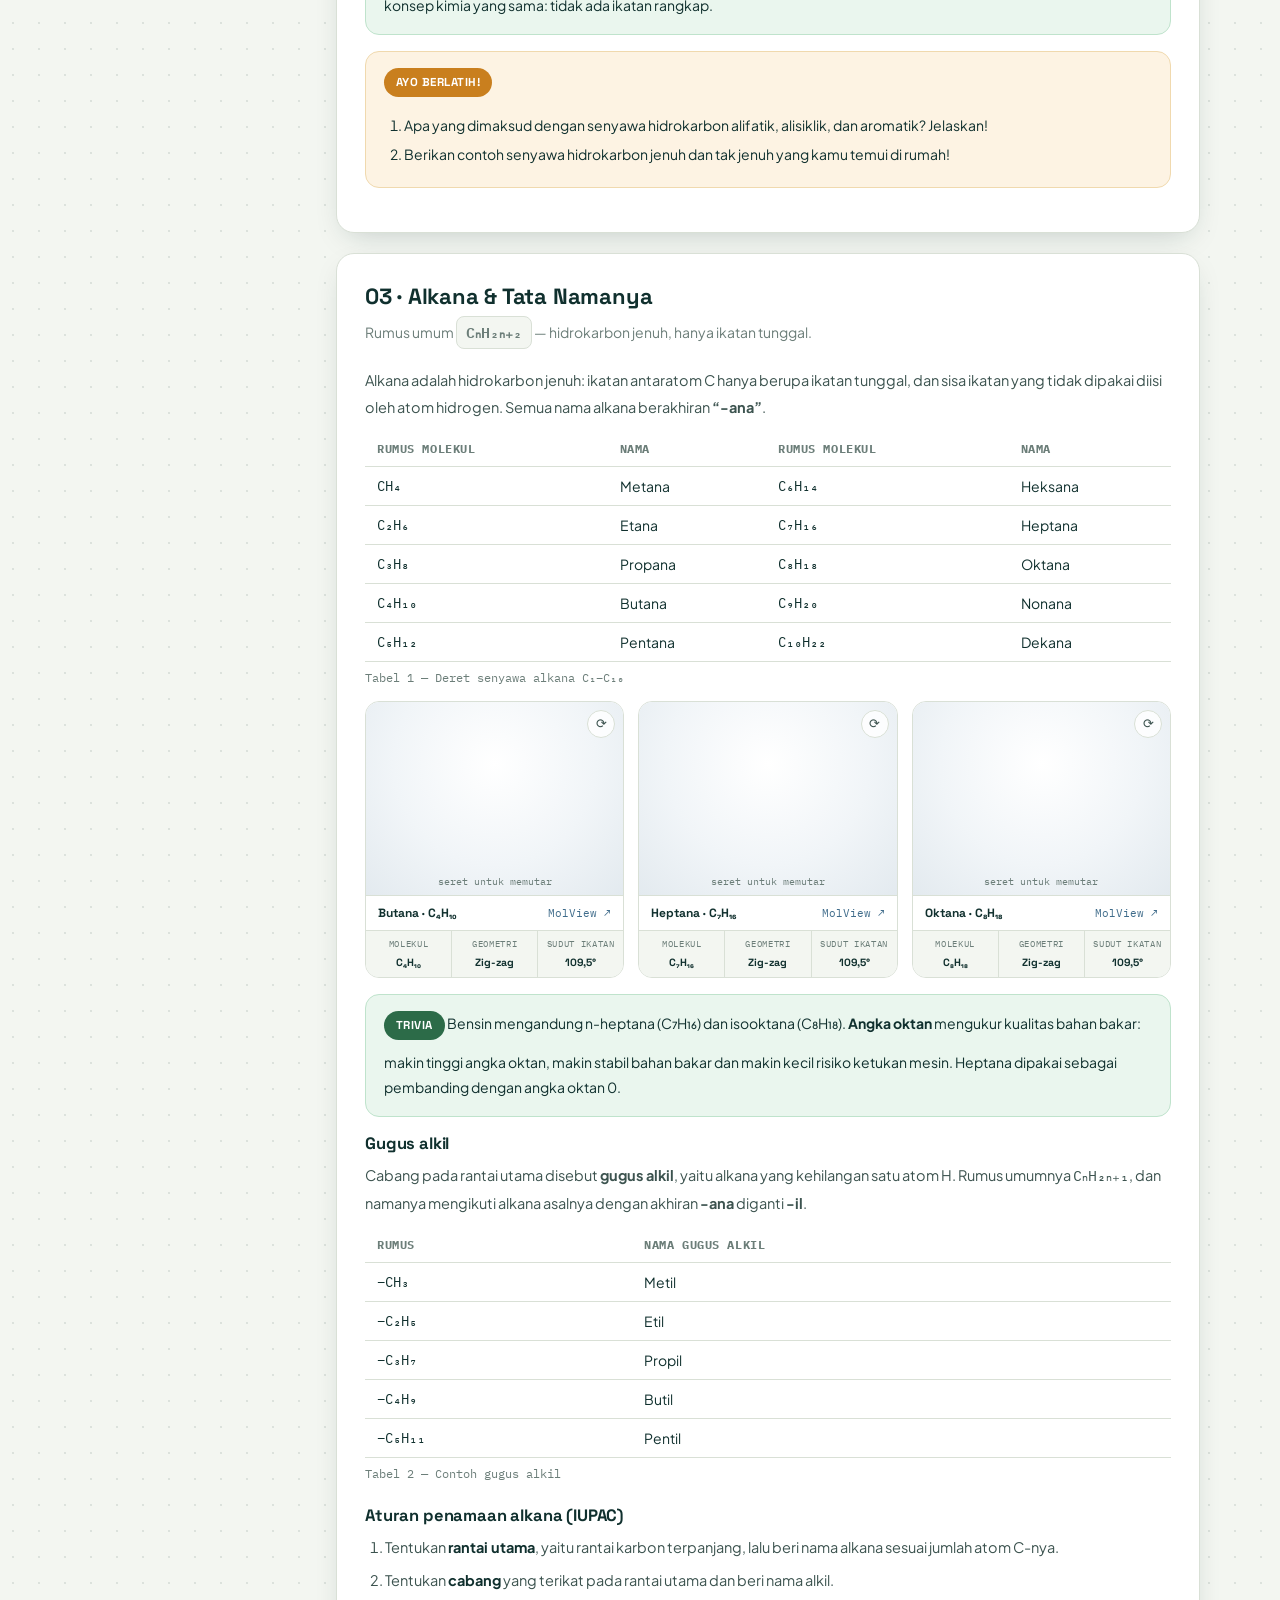
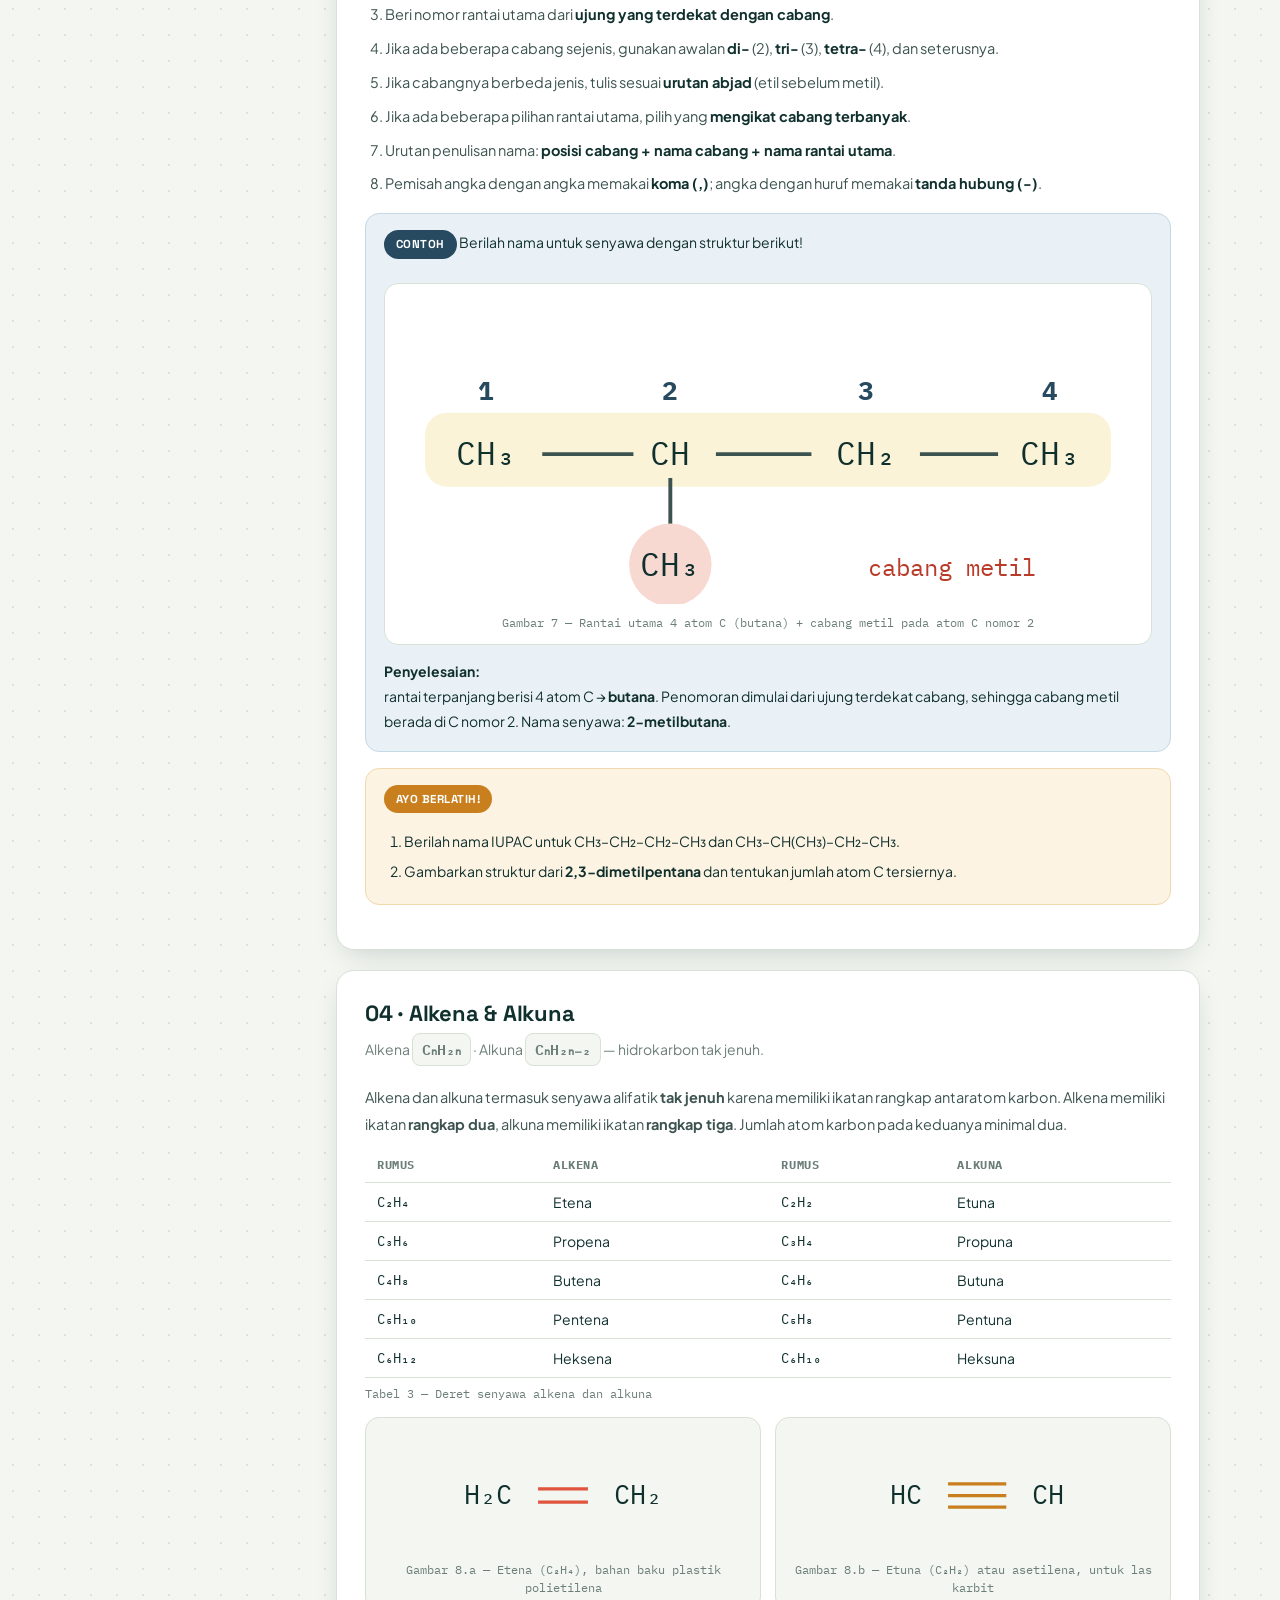
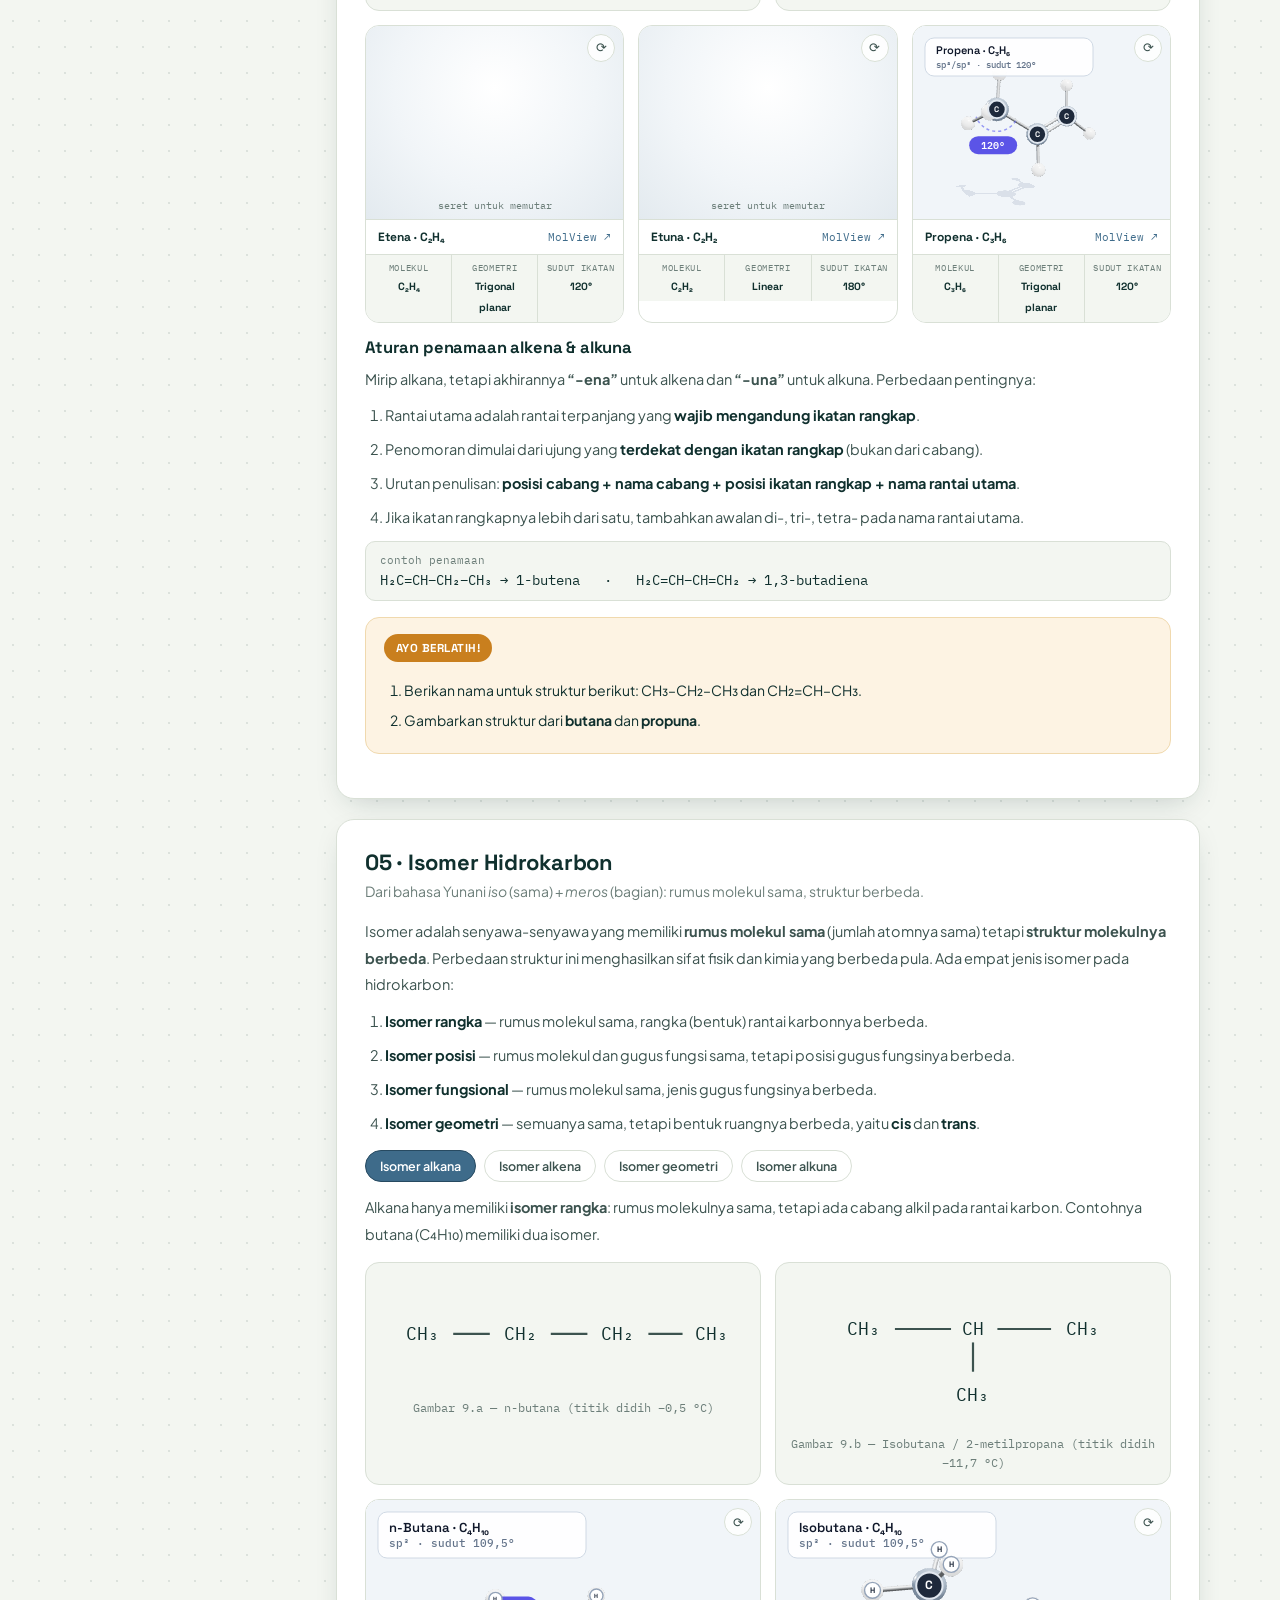
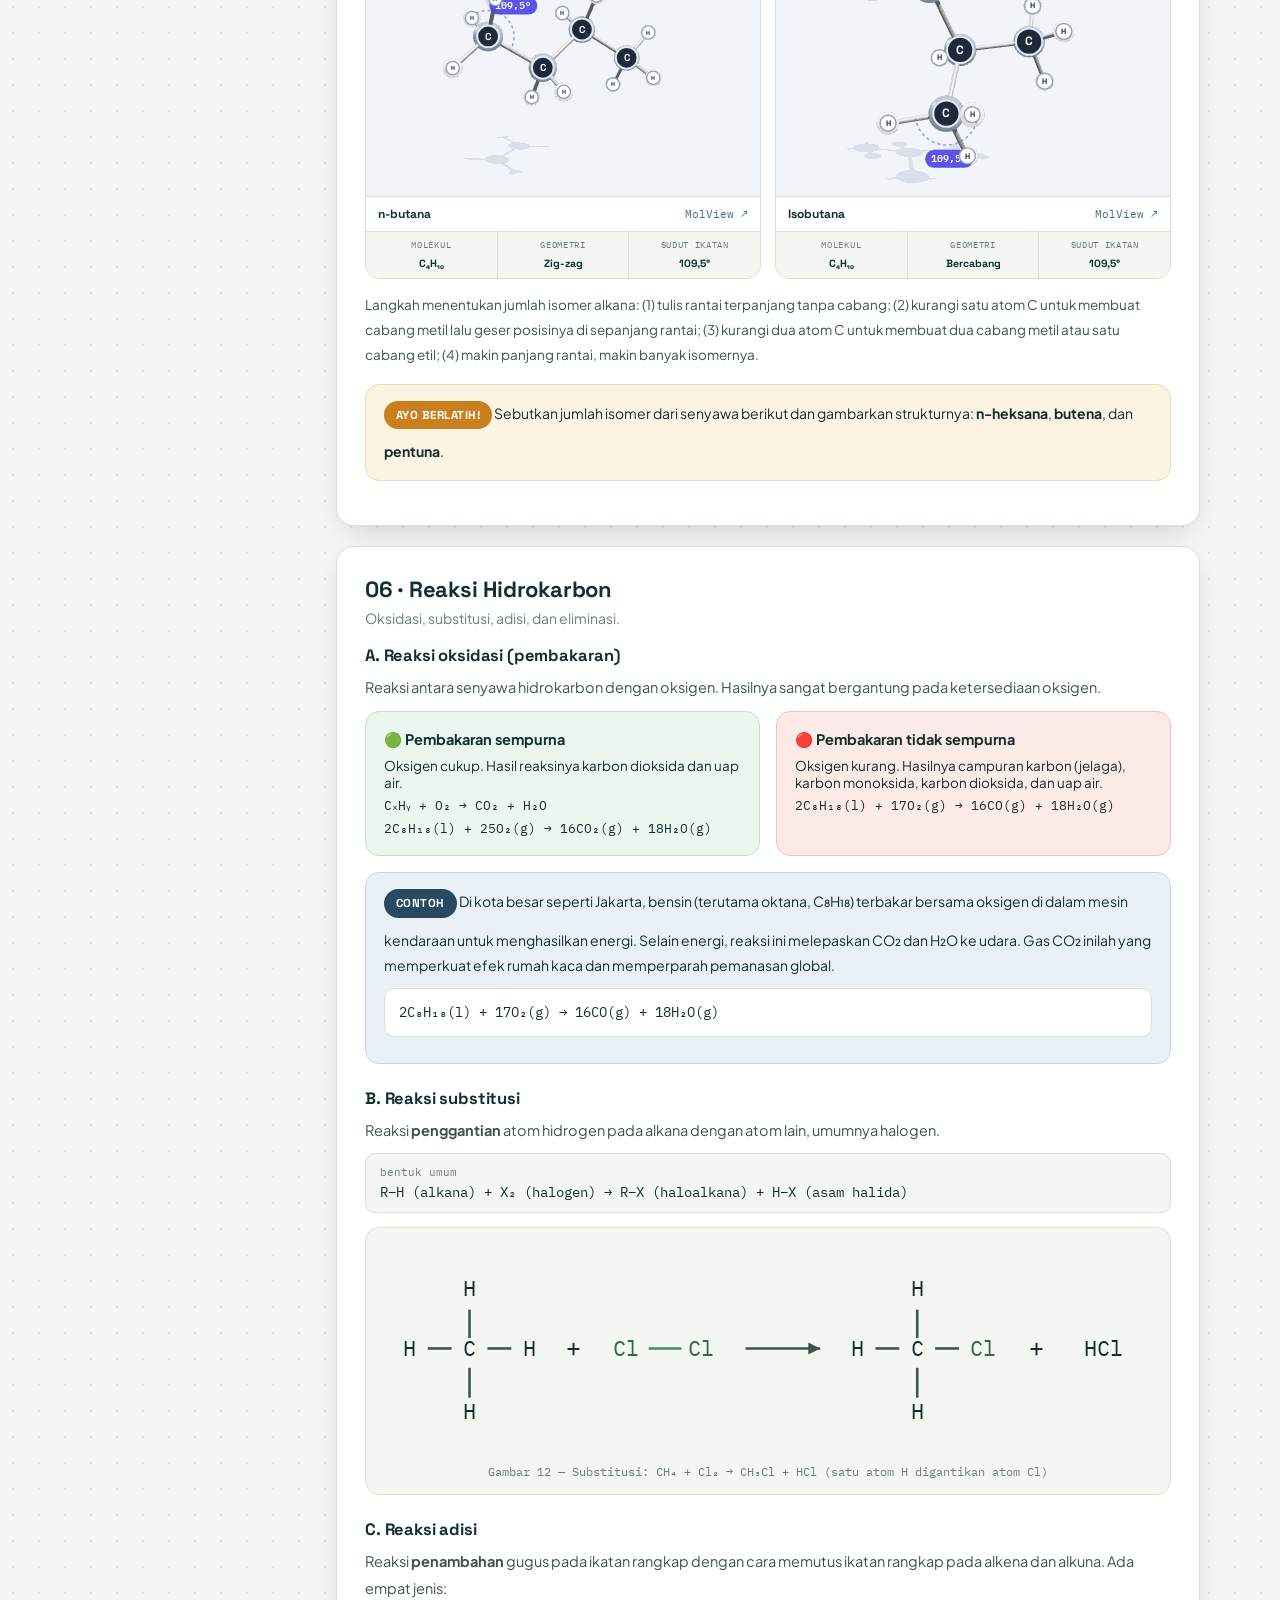
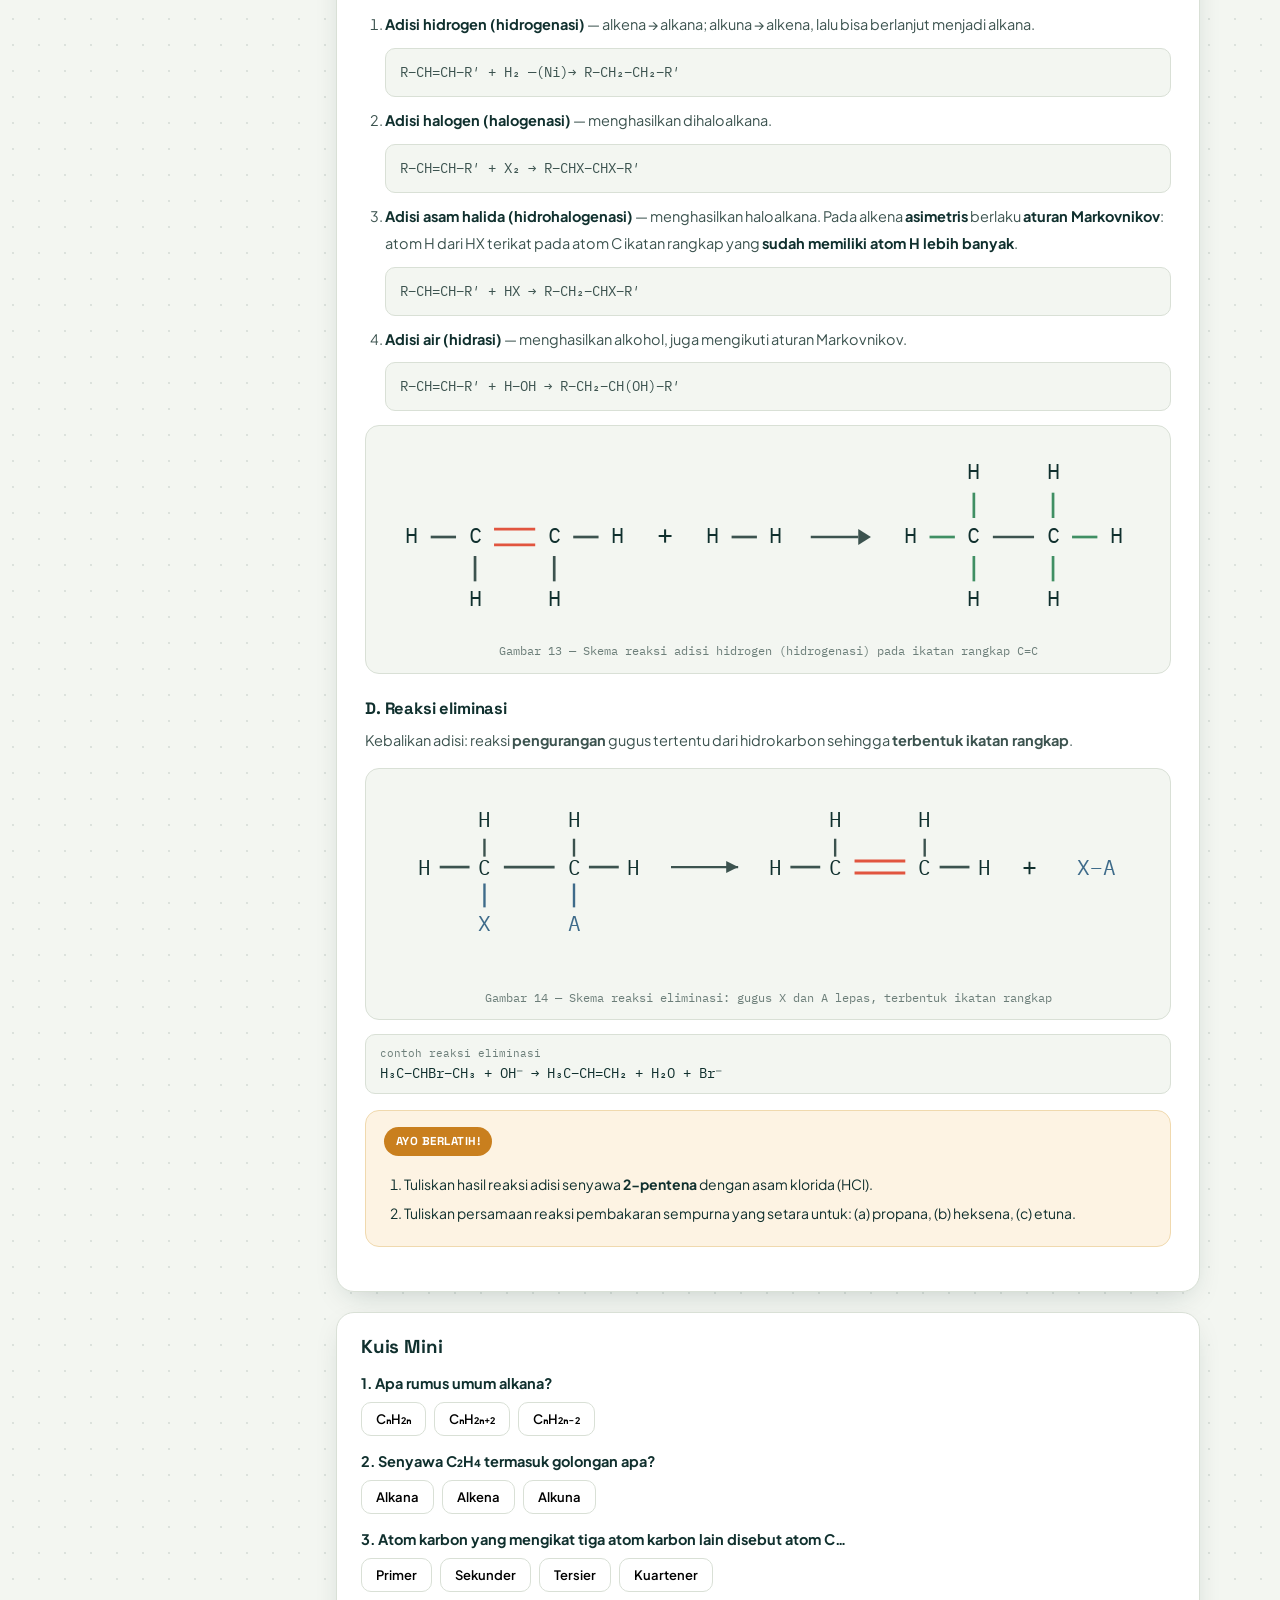
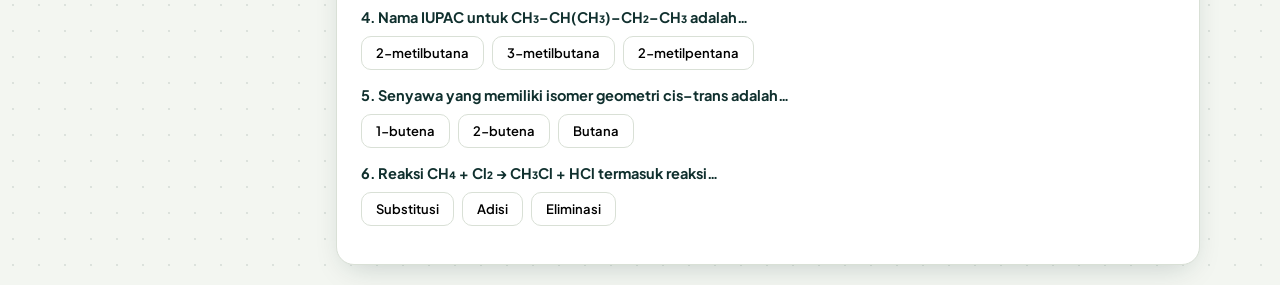
<file: materi.html>
<!DOCTYPE html>
<html lang="id">
<head>
<meta charset="UTF-8">
<meta name="viewport" content="width=device-width, initial-scale=1.0">
<title>Materi — Hidrokarbon & Kehidupan — ChemDT-PjBL</title>
<link rel="preconnect" href="https://fonts.googleapis.com">
<link href="https://fonts.googleapis.com/css2?family=Space+Grotesk:wght@400;500;600;700&family=Plus+Jakarta+Sans:wght@400;500;600;700;800&family=IBM+Plex+Mono:wght@400;500;600&display=swap" rel="stylesheet">
<link rel="stylesheet" href="styles.css">
</head>
<body>
<header class="top">
  <div class="brand-row">
    <div class="brand">
      <svg viewBox="0 0 40 40"><circle cx="20" cy="20" r="6" fill="#10302E"/><circle cx="8" cy="10" r="4" fill="#E8A33D"/><circle cx="32" cy="10" r="4" fill="#E8A33D"/><circle cx="8" cy="30" r="4" fill="#3E6B8A"/><circle cx="32" cy="30" r="4" fill="#3E6B8A"/><line x1="20" y1="20" x2="8" y2="10" stroke="#10302E" stroke-width="2"/><line x1="20" y1="20" x2="32" y2="10" stroke="#10302E" stroke-width="2"/><line x1="20" y1="20" x2="8" y2="30" stroke="#10302E" stroke-width="2"/><line x1="20" y1="20" x2="32" y2="30" stroke="#10302E" stroke-width="2"/></svg>
      <div class="brand-text">
        <b>Hidrokarbon &amp; Kehidupan</b>
        <span>ChemDT · PjBL</span>
      </div>
    </div>
  </div>
  <nav class="chain" aria-label="Navigasi halaman"><div class="chain-track"><a class="chain-node" href="index.html"><span class="atom" aria-hidden="true">🏠</span><span class="lbl">Beranda</span></a><div class="bond filled" aria-hidden="true"></div><a class="chain-node active" href="materi.html" aria-current="page"><span class="atom" aria-hidden="true">📖</span><span class="lbl">Materi</span></a><div class="bond filled" aria-hidden="true"></div><a class="chain-node" href="zona-ssi.html"><span class="atom" aria-hidden="true">🌏</span><span class="lbl">Zona SSI</span></a><div class="bond filled" aria-hidden="true"></div><a class="chain-node" href="ar-molekul.html"><span class="atom" aria-hidden="true">🧬</span><span class="lbl">AR Molekul</span></a><div class="bond filled" aria-hidden="true"></div><a class="chain-node" href="kalkulator.html"><span class="atom" aria-hidden="true">🧮</span><span class="lbl">Kalkulator</span></a><div class="bond filled" aria-hidden="true"></div><a class="chain-node" href="proyek.html"><span class="atom" aria-hidden="true">🎨</span><span class="lbl">Proyek</span></a><div class="bond filled" aria-hidden="true"></div><a class="chain-node" href="kuis.html"><span class="atom" aria-hidden="true">📝</span><span class="lbl">Kuis</span></a></div></nav>
</header>
<section class="view active" id="view-materi">
  <div class="wrap section-pad">
    <div class="eyebrow">Materi hidrokarbon — Kelas XI / Fase F</div>
    <h2 style="font-size:30px; margin-bottom:10px;">Dari Atom Karbon ke Molekul Kehidupan</h2>
    <div class="materi-layout">
      <div class="materi-nav">
        <a href="#m-karbon">1. Kekhasan Atom C</a>
        <a href="#m-klasifikasi">2. Klasifikasi Hidrokarbon</a>
        <a href="#m-alkana">3. Tata Nama Alkana</a>
        <a href="#m-alkena">4. Alkena &amp; Alkuna</a>
        <a href="#m-isomer">5. Isomer</a>
        <a href="#m-reaksi">6. Reaksi Hidrokarbon</a>
        <a href="#m-kuismini">Kuis Mini</a>
      </div>

      <div>

        <!-- ============ 1. KEKHASAN ATOM KARBON ============ -->
        <div class="card materi-block" id="m-karbon">
          <h2>01 · Kekhasan Atom Karbon</h2>
          <div class="sub">Kenapa karbon jadi dasar segala kehidupan &amp; bahan bakar?</div>

          <p>Karbon memiliki nomor atom 6 dengan konfigurasi elektron <span class="mono">2 4</span> atau <span class="mono">1s² 2s² 2p²</span>. Karbon terletak pada <b>golongan IVA (14), periode 2</b>. Setiap makhluk hidup pasti mengandung unsur karbon — itulah sebabnya senyawanya paling melimpah dan paling beragam di alam.</p>

          <h3>1. Membentuk empat ikatan kovalen</h3>
          <p>Atom karbon punya <b>empat elektron valensi</b>. Untuk mencapai kestabilan, keempatnya membentuk empat ikatan kovalen yang kuat dengan atom nonlogam lain. Contohnya satu atom C berikatan dengan empat atom H membentuk <b>metana, CH₄</b>.</p>

          <div class="fig">
            <svg viewBox="0 0 460 130" role="img" aria-label="Reaksi pembentukan gas metana">
              <g font-family="IBM Plex Mono, monospace" font-size="17" fill="var(--ink)" text-anchor="middle">
                <!-- C radikal -->
                <text x="45" y="70">C</text>
                <circle cx="45" cy="48" r="2.4" fill="var(--ink)"/>
                <circle cx="45" cy="84" r="2.4" fill="var(--ink)"/>
                <circle cx="27" cy="65" r="2.4" fill="var(--ink)"/>
                <circle cx="63" cy="65" r="2.4" fill="var(--ink)"/>
                <text x="95" y="70" font-size="18">+</text>
                <text x="140" y="70">4 H</text>
                <circle cx="163" cy="65" r="2.4" fill="var(--ink)"/>
                <!-- arrow -->
                <line x1="190" y1="65" x2="245" y2="65" stroke="var(--ink-soft)" stroke-width="1.6"/>
                <path d="M245 65 L237 61 L237 69 Z" fill="var(--ink-soft)"/>
                <!-- metana -->
                <text x="330" y="70">C</text>
                <text x="330" y="30">H</text>
                <text x="330" y="112">H</text>
                <text x="280" y="70">H</text>
                <text x="380" y="70">H</text>
                <g stroke="var(--ink-soft)" stroke-width="1.8">
                  <line x1="330" y1="57" x2="330" y2="38"/>
                  <line x1="330" y1="78" x2="330" y2="98"/>
                  <line x1="316" y1="65" x2="294" y2="65"/>
                  <line x1="344" y1="65" x2="366" y2="65"/>
                </g>
              </g>
            </svg>
            <div class="cap">Gambar 1 — Reaksi pembentukan gas metana: satu atom C (4 elektron valensi) mengikat 4 atom H.</div>
          </div>

          <p>Struktur senyawa karbon dapat digambarkan dengan beberapa cara: struktur garis (2D), model bola-batang, dan model 3D yang bisa diputar. Klik tombol di bawah untuk memutar molekulnya sendiri.</p>

          <div class="mol-grid">
            <div class="mol3d" data-cid="297" data-mol="metana">
              <div class="m3-frame"><button class="m3-spin" title="putar otomatis">⟳</button><div class="scene"><div class="molecule-inner"></div></div><span class="m3-hint">seret untuk memutar</span></div>
              <div class="m3-cap"><b>Metana · CH₄</b><a href="https://molview.org/?cid=297" target="_blank" rel="noopener">MolView ↗</a></div>
            </div>
            <div class="mol3d" data-cid="6324" data-mol="etana">
              <div class="m3-frame"><button class="m3-spin" title="putar otomatis">⟳</button><div class="scene"><div class="molecule-inner"></div></div><span class="m3-hint">seret untuk memutar</span></div>
              <div class="m3-cap"><b>Etana · C₂H₆</b><a href="https://molview.org/?cid=6324" target="_blank" rel="noopener">MolView ↗</a></div>
            </div>
            <div class="mol3d" data-cid="6334" data-mol="propana">
              <div class="m3-frame"><button class="m3-spin" title="putar otomatis">⟳</button><div class="scene"><div class="molecule-inner"></div></div><span class="m3-hint">seret untuk memutar</span></div>
              <div class="m3-cap"><b>Propana · C₃H₈</b><a href="https://molview.org/?cid=6334" target="_blank" rel="noopener">MolView ↗</a></div>
            </div>
          </div>
          <p class="online-note">Seret untuk memutar, tombol ⟳ untuk menyalakan/mematikan putar otomatis. Link “MolView ↗” membuka model yang sama di situs MolView.</p>

          <h3>2. Membentuk rantai karbon</h3>
          <p>Atom karbon dapat berikatan kuat dengan sesama atom karbon sehingga membentuk <b>rantai karbon</b>. Dalam golongan IVA, hanya karbon yang mampu membentuk rantai sangat panjang; silikon, germanium, timah, dan timbal punya batas panjang rantai masing-masing.</p>

          <div class="fig-grid">
            <div class="fig">
              <svg viewBox="0 0 170 60" role="img" aria-label="Ikatan tunggal">
                <g font-family="IBM Plex Mono, monospace" font-size="17" fill="var(--ink)" text-anchor="middle">
                  <text x="50" y="36">C</text><text x="120" y="36">C</text>
                  <line x1="64" y1="31" x2="106" y2="31" stroke="var(--ink-soft)" stroke-width="1.8"/>
                </g>
              </svg>
              <div class="cap">Gambar 2.a — Ikatan tunggal (C–C)</div>
            </div>
            <div class="fig">
              <svg viewBox="0 0 170 60" role="img" aria-label="Ikatan rangkap dua">
                <g font-family="IBM Plex Mono, monospace" font-size="17" fill="var(--ink)" text-anchor="middle">
                  <text x="50" y="36">C</text><text x="120" y="36">C</text>
                  <line x1="64" y1="27" x2="106" y2="27" stroke="var(--coral)" stroke-width="1.8"/>
                  <line x1="64" y1="35" x2="106" y2="35" stroke="var(--coral)" stroke-width="1.8"/>
                </g>
              </svg>
              <div class="cap">Gambar 2.b — Ikatan rangkap dua (C=C)</div>
            </div>
            <div class="fig">
              <svg viewBox="0 0 170 60" role="img" aria-label="Ikatan rangkap tiga">
                <g font-family="IBM Plex Mono, monospace" font-size="17" fill="var(--ink)" text-anchor="middle">
                  <text x="50" y="36">C</text><text x="120" y="36">C</text>
                  <line x1="64" y1="24" x2="106" y2="24" stroke="var(--amber-deep)" stroke-width="1.8"/>
                  <line x1="64" y1="31" x2="106" y2="31" stroke="var(--amber-deep)" stroke-width="1.8"/>
                  <line x1="64" y1="38" x2="106" y2="38" stroke="var(--amber-deep)" stroke-width="1.8"/>
                </g>
              </svg>
              <div class="cap">Gambar 2.c — Ikatan rangkap tiga (C≡C)</div>
            </div>
          </div>

          <div class="fig-grid">
            <div class="fig">
              <svg viewBox="0 0 250 80" role="img" aria-label="Rantai lurus">
                <g font-family="IBM Plex Mono, monospace" font-size="15" fill="var(--ink)" text-anchor="middle">
                  <text x="35" y="46">C</text><text x="95" y="46">C</text><text x="155" y="46">C</text><text x="215" y="46">C</text>
                  <g stroke="var(--ink-soft)" stroke-width="1.7">
                    <line x1="47" y1="41" x2="83" y2="41"/><line x1="107" y1="41" x2="143" y2="41"/><line x1="167" y1="41" x2="203" y2="41"/>
                  </g>
                </g>
              </svg>
              <div class="cap">Gambar 3.a — Rantai lurus</div>
            </div>
            <div class="fig">
              <svg viewBox="0 0 250 80" role="img" aria-label="Rantai bercabang">
                <g font-family="IBM Plex Mono, monospace" font-size="15" fill="var(--ink)" text-anchor="middle">
                  <text x="45" y="36">C</text><text x="125" y="36">C</text><text x="205" y="36">C</text>
                  <text x="125" y="72">C</text>
                  <g stroke="var(--ink-soft)" stroke-width="1.7">
                    <line x1="57" y1="31" x2="113" y2="31"/><line x1="137" y1="31" x2="193" y2="31"/>
                    <line x1="125" y1="42" x2="125" y2="60"/>
                  </g>
                </g>
              </svg>
              <div class="cap">Gambar 3.b — Rantai bercabang</div>
            </div>
            <div class="fig">
              <svg viewBox="0 0 250 80" role="img" aria-label="Rantai siklik">
                <g font-family="IBM Plex Mono, monospace" font-size="14" fill="var(--ink)" text-anchor="middle">
                  <polygon points="125,16 165,40 165,68 85,68 85,40" fill="none" stroke="var(--ink-soft)" stroke-width="1.8"/>
                  <circle cx="125" cy="16" r="9" fill="var(--paper)"/><text x="125" y="21">C</text>
                  <circle cx="165" cy="40" r="9" fill="var(--paper)"/><text x="165" y="45">C</text>
                  <circle cx="165" cy="68" r="9" fill="var(--paper)"/><text x="165" y="73">C</text>
                  <circle cx="85" cy="68" r="9" fill="var(--paper)"/><text x="85" y="73">C</text>
                  <circle cx="85" cy="40" r="9" fill="var(--paper)"/><text x="85" y="45">C</text>
                </g>
              </svg>
              <div class="cap">Gambar 3.c — Rantai siklik (tertutup)</div>
            </div>
          </div>

          <h3>3. Jenis atom karbon dalam rantai</h3>
          <p>Karena adanya rantai, atom karbon dapat dibedakan menjadi empat jenis sesuai posisinya:</p>
          <ol class="rules">
            <li><b>Atom C primer (1°)</b> — mengikat <b>satu</b> atom karbon lain.</li>
            <li><b>Atom C sekunder (2°)</b> — mengikat <b>dua</b> atom karbon lain.</li>
            <li><b>Atom C tersier (3°)</b> — mengikat <b>tiga</b> atom karbon lain.</li>
            <li><b>Atom C kuartener (4°)</b> — mengikat <b>empat</b> atom karbon lain.</li>
          </ol>

          <div class="box contoh">
            <span class="tag">Contoh</span>
            Tentukanlah jumlah atom karbon primer, sekunder, tersier, dan kuartener pada struktur <b>neoheksana (2,2-dimetilbutana)</b> berikut!
            <div class="fig" style="background:#fff;">
              <svg viewBox="0 0 340 150" role="img" aria-label="Struktur neoheksana dengan label jenis atom karbon">
                <g font-family="IBM Plex Mono, monospace" font-size="15" fill="var(--ink)" text-anchor="middle">
                  <text x="40" y="80">CH₃</text>
                  <text x="130" y="80">C</text>
                  <text x="215" y="80">CH₂</text>
                  <text x="300" y="80">CH₃</text>
                  <text x="130" y="32">CH₃</text>
                  <text x="130" y="130">CH₃</text>
                  <g stroke="var(--ink-soft)" stroke-width="1.8">
                    <line x1="65" y1="75" x2="118" y2="75"/>
                    <line x1="142" y1="75" x2="190" y2="75"/>
                    <line x1="240" y1="75" x2="275" y2="75"/>
                    <line x1="130" y1="63" x2="130" y2="42"/>
                    <line x1="130" y1="86" x2="130" y2="108"/>
                  </g>
                  <g font-size="12" fill="var(--coral-deep)" font-weight="700">
                    <text x="40" y="60">1°</text>
                    <text x="152" y="62">4°</text>
                    <text x="215" y="60">2°</text>
                    <text x="300" y="60">1°</text>
                    <text x="160" y="30">1°</text>
                    <text x="160" y="128">1°</text>
                  </g>
                </g>
              </svg>
              <div class="cap">Gambar 4 — Penandaan jenis atom karbon pada neoheksana</div>
            </div>
            <b class="solve">Penyelesaian:</b> beri tanda pada tiap atom C sesuai jumlah atom C tetangganya → <b>4 atom C primer</b>, <b>1 atom C sekunder</b>, <b>0 atom C tersier</b>, dan <b>1 atom C kuartener</b>.
          </div>

          <div class="two-col">
            <div class="box diskusi" style="margin:0;">
              <span class="tag">Discussion</span>
              Diskusikan dengan temanmu: atom C dalam CH₄ termasuk jenis atom C primer, sekunder, atau tersier? Mengapa?
            </div>
            <div class="box info" style="margin:0;">
              <span class="tag">Konsep Kimia</span>
              Di alam terdapat lebih dari <b>sepuluh juta</b> senyawa karbon, dan semua makhluk hidup mengandung senyawa karbon. Studi tentang bahan yang mengandung karbon disebut <b>Kimia Karbon</b> atau <b>Kimia Organik</b>.
            </div>
          </div>

          <div class="box latihan">
            <span class="tag">Ayo Berlatih!</span>
            Bensin tersusun atas campuran senyawa hidrokarbon, salah satunya <b>2,2,4-trimetilpentana</b> (isooktana).
            <div class="fig" style="background:#fff;">
              <svg viewBox="0 0 400 150" role="img" aria-label="Struktur 2,2,4-trimetilpentana">
                <g font-family="IBM Plex Mono, monospace" font-size="14" fill="var(--ink)" text-anchor="middle">
                  <text x="35" y="85">CH₃</text>
                  <text x="120" y="85">C</text>
                  <text x="205" y="85">CH₂</text>
                  <text x="290" y="85">CH</text>
                  <text x="370" y="85">CH₃</text>
                  <text x="120" y="38">CH₃</text>
                  <text x="120" y="135">CH₃</text>
                  <text x="290" y="38">CH₃</text>
                  <g stroke="var(--ink-soft)" stroke-width="1.8">
                    <line x1="58" y1="80" x2="108" y2="80"/>
                    <line x1="132" y1="80" x2="180" y2="80"/>
                    <line x1="230" y1="80" x2="272" y2="80"/>
                    <line x1="310" y1="80" x2="348" y2="80"/>
                    <line x1="120" y1="68" x2="120" y2="48"/>
                    <line x1="120" y1="91" x2="120" y2="113"/>
                    <line x1="290" y1="68" x2="290" y2="48"/>
                  </g>
                </g>
              </svg>
              <div class="cap">Gambar 5 — Struktur 2,2,4-trimetilpentana, komponen bensin</div>
            </div>
            Berapa jumlah atom karbon primer, sekunder, tersier, dan kuartener pada senyawa tersebut? Jelaskan cara kamu menentukannya!
            <div style="margin-top:10px;">
              <span class="pill">Petunjuk: hitung tetangga C tiap atom</span>
              <span class="pill">Bandingkan dengan Gambar 4</span>
            </div>
          </div>
        </div>

        <!-- ============ 2. KLASIFIKASI ============ -->
        <div class="card materi-block" id="m-klasifikasi">
          <h2>02 · Klasifikasi Hidrokarbon</h2>
          <div class="sub">Hidrokarbon = senyawa yang hanya tersusun atas atom C dan H.</div>

          <p>LPG untuk memasak, bensin untuk motor, batu bara dan solar untuk kereta, sampai avtur pesawat — semuanya termasuk kelompok <b>hidrokarbon</b>. Hidrokarbon dikelompokkan berdasarkan <b>struktur molekul</b> dan berdasarkan <b>jenis ikatannya</b>.</p>

          <h3>A. Berdasarkan struktur molekul</h3>
          <ol class="rules">
            <li><b>Alifatik</b> — rantai karbon <b>terbuka</b>, lurus maupun bercabang. Contoh: propana, butana.</li>
            <li><b>Alisiklik</b> — rantai karbon <b>tertutup</b> (siklik) tetapi tidak aromatik. Contoh: siklopropana, sikloheksana.</li>
            <li><b>Aromatik</b> — rantai tertutup dengan <b>dua atau lebih ikatan rangkap berselang-seling</b>. Contoh: benzena, toluena.</li>
          </ol>

          <div class="mol-grid">
            <div class="mol3d" data-cid="6334" data-mol="propana">
              <div class="m3-frame"><button class="m3-spin" title="putar otomatis">⟳</button><div class="scene"><div class="molecule-inner"></div></div><span class="m3-hint">seret untuk memutar</span></div>
              <div class="m3-cap"><b>Alifatik · Propana</b><a href="https://molview.org/?cid=6334" target="_blank" rel="noopener">MolView ↗</a></div>
            </div>
            <div class="mol3d" data-cid="6351" data-mol="siklopropana">
              <div class="m3-frame"><button class="m3-spin" title="putar otomatis">⟳</button><div class="scene"><div class="molecule-inner"></div></div><span class="m3-hint">seret untuk memutar</span></div>
              <div class="m3-cap"><b>Alisiklik · Siklopropana</b><a href="https://molview.org/?cid=6351" target="_blank" rel="noopener">MolView ↗</a></div>
            </div>
            <div class="mol3d" data-cid="241" data-mol="benzena">
              <div class="m3-frame"><button class="m3-spin" title="putar otomatis">⟳</button><div class="scene"><div class="molecule-inner"></div></div><span class="m3-hint">seret untuk memutar</span></div>
              <div class="m3-cap"><b>Aromatik · Benzena</b><a href="https://molview.org/?cid=241" target="_blank" rel="noopener">MolView ↗</a></div>
            </div>
          </div>

          <div class="fig">
            <svg viewBox="0 0 300 152" role="img" aria-label="Struktur benzena">
              <g font-family="IBM Plex Mono, monospace" font-size="14" fill="var(--ink)" text-anchor="middle">
                <polygon points="150,20 202,50 202,110 150,140 98,110 98,50" fill="none" stroke="var(--ink-soft)" stroke-width="2" transform="translate(0,-10)"/>
                <circle cx="150" cy="65" r="26" fill="none" stroke="var(--coral)" stroke-width="2" stroke-dasharray="4 4"/>
                <g fill="var(--paper)">
                  <circle cx="150" cy="10" r="10"/><circle cx="202" cy="40" r="10"/><circle cx="202" cy="100" r="10"/>
                  <circle cx="150" cy="130" r="10"/><circle cx="98" cy="100" r="10"/><circle cx="98" cy="40" r="10"/>
                </g>
                <text x="150" y="15">CH</text><text x="202" y="45">CH</text><text x="202" y="105">CH</text>
                <text x="150" y="135">CH</text><text x="98" y="105">CH</text><text x="98" y="45">CH</text>
              </g>
            </svg>
            <div class="cap">Gambar 6 — Benzena (C₆H₆): cincin enam karbon dengan ikatan rangkap berselang-seling (lingkaran = elektron terdelokalisasi)</div>
          </div>

          <h3>B. Berdasarkan jenis ikatan</h3>
          <div class="fig-grid">
            <div class="fig" style="text-align:left; padding:16px 18px;">
              <b style="font-family:var(--disp); font-size:14.5px;">Hidrokarbon jenuh</b>
              <p style="margin:6px 0 0; font-size:13.5px;">Hanya memiliki <b>ikatan tunggal</b> antaratom C, sehingga atom karbon mengikat atom hidrogen secara maksimal. Contoh: seluruh alkana.</p>
            </div>
            <div class="fig" style="text-align:left; padding:16px 18px;">
              <b style="font-family:var(--disp); font-size:14.5px;">Hidrokarbon tak jenuh</b>
              <p style="margin:6px 0 0; font-size:13.5px;">Memiliki <b>ikatan rangkap</b> antaratom C, berupa rangkap dua (alkena) atau rangkap tiga (alkuna).</p>
            </div>
          </div>

          <div class="box info">
            <span class="tag">Konsep Kimia</span>
            Menurut <i>American Heart Association</i>, mentega mengandung sekitar <b>63% lemak jenuh</b>, sebagian besar berupa asam palmitat (C₁₆H₃₂O₂) dan asam stearat (C₁₈H₃₆O₂). Istilah "jenuh" di label makanan berasal dari konsep kimia yang sama: tidak ada ikatan rangkap.
          </div>

          <div class="box latihan">
            <span class="tag">Ayo Berlatih!</span>
            <ol>
              <li>Apa yang dimaksud dengan senyawa hidrokarbon alifatik, alisiklik, dan aromatik? Jelaskan!</li>
              <li>Berikan contoh senyawa hidrokarbon jenuh dan tak jenuh yang kamu temui di rumah!</li>
            </ol>
          </div>
        </div>

        <!-- ============ 3. TATA NAMA ALKANA ============ -->
        <div class="card materi-block" id="m-alkana">
          <h2>03 · Alkana &amp; Tata Namanya</h2>
          <div class="sub">Rumus umum <span class="formula-badge">CₙH₂ₙ₊₂</span> — hidrokarbon jenuh, hanya ikatan tunggal.</div>

          <p>Alkana adalah hidrokarbon jenuh: ikatan antaratom C hanya berupa ikatan tunggal, dan sisa ikatan yang tidak dipakai diisi oleh atom hidrogen. Semua nama alkana berakhiran <b>“-ana”</b>.</p>

          <table class="formula-table">
            <tr><th>Rumus molekul</th><th>Nama</th><th>Rumus molekul</th><th>Nama</th></tr>
            <tr><td class="mono">CH₄</td><td>Metana</td><td class="mono">C₆H₁₄</td><td>Heksana</td></tr>
            <tr><td class="mono">C₂H₆</td><td>Etana</td><td class="mono">C₇H₁₆</td><td>Heptana</td></tr>
            <tr><td class="mono">C₃H₈</td><td>Propana</td><td class="mono">C₈H₁₈</td><td>Oktana</td></tr>
            <tr><td class="mono">C₄H₁₀</td><td>Butana</td><td class="mono">C₉H₂₀</td><td>Nonana</td></tr>
            <tr><td class="mono">C₅H₁₂</td><td>Pentana</td><td class="mono">C₁₀H₂₂</td><td>Dekana</td></tr>
          </table>
          <div class="cap" style="font-family:var(--mono); font-size:11.5px; color:var(--muted); margin-top:8px;">Tabel 1 — Deret senyawa alkana C₁–C₁₀</div>

          <div class="mol-grid" style="margin-top:16px;">
            <div class="mol3d" data-cid="7843" data-mol="butana">
              <div class="m3-frame"><button class="m3-spin" title="putar otomatis">⟳</button><div class="scene"><div class="molecule-inner"></div></div><span class="m3-hint">seret untuk memutar</span></div>
              <div class="m3-cap"><b>Butana · C₄H₁₀</b><a href="https://molview.org/?cid=7843" target="_blank" rel="noopener">MolView ↗</a></div>
            </div>
            <div class="mol3d" data-cid="8900" data-mol="heptana">
              <div class="m3-frame"><button class="m3-spin" title="putar otomatis">⟳</button><div class="scene"><div class="molecule-inner"></div></div><span class="m3-hint">seret untuk memutar</span></div>
              <div class="m3-cap"><b>Heptana · C₇H₁₆</b><a href="https://molview.org/?cid=8900" target="_blank" rel="noopener">MolView ↗</a></div>
            </div>
            <div class="mol3d" data-cid="356" data-mol="oktana">
              <div class="m3-frame"><button class="m3-spin" title="putar otomatis">⟳</button><div class="scene"><div class="molecule-inner"></div></div><span class="m3-hint">seret untuk memutar</span></div>
              <div class="m3-cap"><b>Oktana · C₈H₁₈</b><a href="https://molview.org/?cid=356" target="_blank" rel="noopener">MolView ↗</a></div>
            </div>
          </div>

          <div class="box info">
            <span class="tag">Trivia</span>
            Bensin mengandung n-heptana (C₇H₁₆) dan isooktana (C₈H₁₈). <b>Angka oktan</b> mengukur kualitas bahan bakar: makin tinggi angka oktan, makin stabil bahan bakar dan makin kecil risiko ketukan mesin. Heptana dipakai sebagai pembanding dengan angka oktan 0.
          </div>

          <h3>Gugus alkil</h3>
          <p>Cabang pada rantai utama disebut <b>gugus alkil</b>, yaitu alkana yang kehilangan satu atom H. Rumus umumnya <span class="mono">CₙH₂ₙ₊₁</span>, dan namanya mengikuti alkana asalnya dengan akhiran <b>-ana</b> diganti <b>-il</b>.</p>
          <table class="formula-table">
            <tr><th>Rumus</th><th>Nama gugus alkil</th></tr>
            <tr><td class="mono">–CH₃</td><td>Metil</td></tr>
            <tr><td class="mono">–C₂H₅</td><td>Etil</td></tr>
            <tr><td class="mono">–C₃H₇</td><td>Propil</td></tr>
            <tr><td class="mono">–C₄H₉</td><td>Butil</td></tr>
            <tr><td class="mono">–C₅H₁₁</td><td>Pentil</td></tr>
          </table>
          <div class="cap" style="font-family:var(--mono); font-size:11.5px; color:var(--muted); margin-top:8px;">Tabel 2 — Contoh gugus alkil</div>

          <h3>Aturan penamaan alkana (IUPAC)</h3>
          <ol class="rules">
            <li>Tentukan <b>rantai utama</b>, yaitu rantai karbon terpanjang, lalu beri nama alkana sesuai jumlah atom C-nya.</li>
            <li>Tentukan <b>cabang</b> yang terikat pada rantai utama dan beri nama alkil.</li>
            <li>Beri nomor rantai utama dari <b>ujung yang terdekat dengan cabang</b>.</li>
            <li>Jika ada beberapa cabang sejenis, gunakan awalan <b>di-</b> (2), <b>tri-</b> (3), <b>tetra-</b> (4), dan seterusnya.</li>
            <li>Jika cabangnya berbeda jenis, tulis sesuai <b>urutan abjad</b> (etil sebelum metil).</li>
            <li>Jika ada beberapa pilihan rantai utama, pilih yang <b>mengikat cabang terbanyak</b>.</li>
            <li>Urutan penulisan nama: <b>posisi cabang + nama cabang + nama rantai utama</b>.</li>
            <li>Pemisah angka dengan angka memakai <b>koma (,)</b>; angka dengan huruf memakai <b>tanda hubung (-)</b>.</li>
          </ol>

          <div class="box contoh">
            <span class="tag">Contoh</span>
            Berilah nama untuk senyawa dengan struktur berikut!
            <div class="fig" style="background:#fff;">
              <svg viewBox="0 0 340 140" role="img" aria-label="Struktur 2-metilbutana dengan penomoran">
                <g font-family="IBM Plex Mono, monospace" font-size="15" fill="var(--ink)" text-anchor="middle">
                  <rect x="12" y="52" width="316" height="34" rx="10" fill="#FBF3D8"/>
                  <text x="40" y="76">CH₃</text>
                  <text x="125" y="76">CH</text>
                  <text x="215" y="76">CH₂</text>
                  <text x="300" y="76">CH₃</text>
                  <g stroke="var(--ink-soft)" stroke-width="1.8">
                    <line x1="66" y1="71" x2="108" y2="71"/>
                    <line x1="146" y1="71" x2="190" y2="71"/>
                    <line x1="240" y1="71" x2="276" y2="71"/>
                    <line x1="125" y1="82" x2="125" y2="104"/>
                  </g>
                  <circle cx="125" cy="122" r="19" fill="#F7D9D2"/>
                  <text x="125" y="127">CH₃</text>
                  <g font-size="12" fill="var(--slate-deep)" font-weight="700">
                    <text x="40" y="46">1</text><text x="125" y="46">2</text><text x="215" y="46">3</text><text x="300" y="46">4</text>
                  </g>
                  <text x="255" y="127" font-size="11" fill="var(--coral-deep)">cabang metil</text>
                </g>
              </svg>
              <div class="cap">Gambar 7 — Rantai utama 4 atom C (butana) + cabang metil pada atom C nomor 2</div>
            </div>
            <b class="solve">Penyelesaian:</b> rantai terpanjang berisi 4 atom C → <b>butana</b>. Penomoran dimulai dari ujung terdekat cabang, sehingga cabang metil berada di C nomor 2. Nama senyawa: <b>2-metilbutana</b>.
          </div>

          <div class="box latihan">
            <span class="tag">Ayo Berlatih!</span>
            <ol>
              <li>Berilah nama IUPAC untuk CH₃–CH₂–CH₂–CH₃ dan CH₃–CH(CH₃)–CH₂–CH₃.</li>
              <li>Gambarkan struktur dari <b>2,3-dimetilpentana</b> dan tentukan jumlah atom C tersiernya.</li>
            </ol>
          </div>
        </div>

        <!-- ============ 4. ALKENA & ALKUNA ============ -->
        <div class="card materi-block" id="m-alkena">
          <h2>04 · Alkena &amp; Alkuna</h2>
          <div class="sub">Alkena <span class="formula-badge">CₙH₂ₙ</span> · Alkuna <span class="formula-badge">CₙH₂ₙ₋₂</span> — hidrokarbon tak jenuh.</div>

          <p>Alkena dan alkuna termasuk senyawa alifatik <b>tak jenuh</b> karena memiliki ikatan rangkap antaratom karbon. Alkena memiliki ikatan <b>rangkap dua</b>, alkuna memiliki ikatan <b>rangkap tiga</b>. Jumlah atom karbon pada keduanya minimal dua.</p>

          <table class="formula-table">
            <tr><th>Rumus</th><th>Alkena</th><th>Rumus</th><th>Alkuna</th></tr>
            <tr><td class="mono">C₂H₄</td><td>Etena</td><td class="mono">C₂H₂</td><td>Etuna</td></tr>
            <tr><td class="mono">C₃H₆</td><td>Propena</td><td class="mono">C₃H₄</td><td>Propuna</td></tr>
            <tr><td class="mono">C₄H₈</td><td>Butena</td><td class="mono">C₄H₆</td><td>Butuna</td></tr>
            <tr><td class="mono">C₅H₁₀</td><td>Pentena</td><td class="mono">C₅H₈</td><td>Pentuna</td></tr>
            <tr><td class="mono">C₆H₁₂</td><td>Heksena</td><td class="mono">C₆H₁₀</td><td>Heksuna</td></tr>
          </table>
          <div class="cap" style="font-family:var(--mono); font-size:11.5px; color:var(--muted); margin-top:8px;">Tabel 3 — Deret senyawa alkena dan alkuna</div>

          <div class="fig-grid" style="margin-top:16px;">
            <div class="fig">
              <svg viewBox="0 0 220 70" role="img" aria-label="Struktur etena">
                <g font-family="IBM Plex Mono, monospace" font-size="16" fill="var(--ink)" text-anchor="middle">
                  <text x="65" y="42">H₂C</text><text x="155" y="42">CH₂</text>
                  <line x1="95" y1="33" x2="125" y2="33" stroke="var(--coral)" stroke-width="2"/>
                  <line x1="95" y1="41" x2="125" y2="41" stroke="var(--coral)" stroke-width="2"/>
                </g>
              </svg>
              <div class="cap">Gambar 8.a — Etena (C₂H₄), bahan baku plastik polietilena</div>
            </div>
            <div class="fig">
              <svg viewBox="0 0 220 70" role="img" aria-label="Struktur etuna">
                <g font-family="IBM Plex Mono, monospace" font-size="16" fill="var(--ink)" text-anchor="middle">
                  <text x="70" y="42">HC</text><text x="155" y="42">CH</text>
                  <line x1="95" y1="30" x2="130" y2="30" stroke="var(--amber-deep)" stroke-width="2"/>
                  <line x1="95" y1="37" x2="130" y2="37" stroke="var(--amber-deep)" stroke-width="2"/>
                  <line x1="95" y1="44" x2="130" y2="44" stroke="var(--amber-deep)" stroke-width="2"/>
                </g>
              </svg>
              <div class="cap">Gambar 8.b — Etuna (C₂H₂) atau asetilena, untuk las karbit</div>
            </div>
          </div>

          <div class="mol-grid">
            <div class="mol3d" data-cid="6325" data-mol="etena">
              <div class="m3-frame"><button class="m3-spin" title="putar otomatis">⟳</button><div class="scene"><div class="molecule-inner"></div></div><span class="m3-hint">seret untuk memutar</span></div>
              <div class="m3-cap"><b>Etena · C₂H₄</b><a href="https://molview.org/?cid=6325" target="_blank" rel="noopener">MolView ↗</a></div>
            </div>
            <div class="mol3d" data-cid="6326" data-mol="etuna">
              <div class="m3-frame"><button class="m3-spin" title="putar otomatis">⟳</button><div class="scene"><div class="molecule-inner"></div></div><span class="m3-hint">seret untuk memutar</span></div>
              <div class="m3-cap"><b>Etuna · C₂H₂</b><a href="https://molview.org/?cid=6326" target="_blank" rel="noopener">MolView ↗</a></div>
            </div>
            <div class="mol3d" data-cid="8252" data-mol="propena">
              <div class="m3-frame"><button class="m3-spin" title="putar otomatis">⟳</button><div class="scene"><div class="molecule-inner"></div></div><span class="m3-hint">seret untuk memutar</span></div>
              <div class="m3-cap"><b>Propena · C₃H₆</b><a href="https://molview.org/?cid=8252" target="_blank" rel="noopener">MolView ↗</a></div>
            </div>
          </div>

          <h3>Aturan penamaan alkena &amp; alkuna</h3>
          <p>Mirip alkana, tetapi akhirannya <b>“-ena”</b> untuk alkena dan <b>“-una”</b> untuk alkuna. Perbedaan pentingnya:</p>
          <ol class="rules">
            <li>Rantai utama adalah rantai terpanjang yang <b>wajib mengandung ikatan rangkap</b>.</li>
            <li>Penomoran dimulai dari ujung yang <b>terdekat dengan ikatan rangkap</b> (bukan dari cabang).</li>
            <li>Urutan penulisan: <b>posisi cabang + nama cabang + posisi ikatan rangkap + nama rantai utama</b>.</li>
            <li>Jika ikatan rangkapnya lebih dari satu, tambahkan awalan di-, tri-, tetra- pada nama rantai utama.</li>
          </ol>
          <span class="rx"><span class="lbl">contoh penamaan</span>H₂C=CH–CH₂–CH₃ → 1-butena &nbsp;&nbsp;·&nbsp;&nbsp; H₂C=CH–CH=CH₂ → 1,3-butadiena</span>

          <div class="box latihan">
            <span class="tag">Ayo Berlatih!</span>
            <ol>
              <li>Berikan nama untuk struktur berikut: CH₃–CH₂–CH₃ dan CH₂=CH–CH₃.</li>
              <li>Gambarkan struktur dari <b>butana</b> dan <b>propuna</b>.</li>
            </ol>
          </div>
        </div>

        <!-- ============ 5. ISOMER ============ -->
        <div class="card materi-block tab-wrap" id="m-isomer">
          <h2>05 · Isomer Hidrokarbon</h2>
          <div class="sub">Dari bahasa Yunani <i>iso</i> (sama) + <i>meros</i> (bagian): rumus molekul sama, struktur berbeda.</div>

          <p>Isomer adalah senyawa-senyawa yang memiliki <b>rumus molekul sama</b> (jumlah atomnya sama) tetapi <b>struktur molekulnya berbeda</b>. Perbedaan struktur ini menghasilkan sifat fisik dan kimia yang berbeda pula. Ada empat jenis isomer pada hidrokarbon:</p>
          <ol class="rules">
            <li><b>Isomer rangka</b> — rumus molekul sama, rangka (bentuk) rantai karbonnya berbeda.</li>
            <li><b>Isomer posisi</b> — rumus molekul dan gugus fungsi sama, tetapi posisi gugus fungsinya berbeda.</li>
            <li><b>Isomer fungsional</b> — rumus molekul sama, jenis gugus fungsinya berbeda.</li>
            <li><b>Isomer geometri</b> — semuanya sama, tetapi bentuk ruangnya berbeda, yaitu <b>cis</b> dan <b>trans</b>.</li>
          </ol>

          <div class="tab-toggle">
            <button class="active" onclick="switchTab(this,'iso-alkana')">Isomer alkana</button>
            <button onclick="switchTab(this,'iso-alkena')">Isomer alkena</button>
            <button onclick="switchTab(this,'iso-geo')">Isomer geometri</button>
            <button onclick="switchTab(this,'iso-alkuna')">Isomer alkuna</button>
          </div>

          <div class="tab-pane active" id="iso-alkana">
            <p>Alkana hanya memiliki <b>isomer rangka</b>: rumus molekulnya sama, tetapi ada cabang alkil pada rantai karbon. Contohnya butana (C₄H₁₀) memiliki dua isomer.</p>
            <div class="fig-grid">
              <div class="fig">
                <svg viewBox="0 0 300 90" role="img" aria-label="Struktur n-butana">
                  <g font-family="IBM Plex Mono, monospace" font-size="15" fill="var(--ink)" text-anchor="middle">
                    <text x="35" y="50">CH₃</text><text x="115" y="50">CH₂</text><text x="195" y="50">CH₂</text><text x="272" y="50">CH₃</text>
                    <g stroke="var(--ink-soft)" stroke-width="1.8">
                      <line x1="60" y1="45" x2="90" y2="45"/><line x1="140" y1="45" x2="170" y2="45"/><line x1="220" y1="45" x2="248" y2="45"/>
                    </g>
                  </g>
                </svg>
                <div class="cap">Gambar 9.a — n-butana (titik didih −0,5 °C)</div>
              </div>
              <div class="fig">
                <svg viewBox="0 0 300 120" role="img" aria-label="Struktur isobutana">
                  <g font-family="IBM Plex Mono, monospace" font-size="15" fill="var(--ink)" text-anchor="middle">
                    <text x="60" y="46">CH₃</text><text x="150" y="46">CH</text><text x="240" y="46">CH₃</text>
                    <text x="150" y="100">CH₃</text>
                    <g stroke="var(--ink-soft)" stroke-width="1.8">
                      <line x1="86" y1="41" x2="132" y2="41"/><line x1="170" y1="41" x2="214" y2="41"/>
                      <line x1="150" y1="52" x2="150" y2="76"/>
                    </g>
                  </g>
                </svg>
                <div class="cap">Gambar 9.b — Isobutana / 2-metilpropana (titik didih −11,7 °C)</div>
              </div>
            </div>
            <div class="mol-grid">
              <div class="mol3d" data-cid="7843" data-mol="butana">
              <div class="m3-frame"><button class="m3-spin" title="putar otomatis">⟳</button><div class="scene"><div class="molecule-inner"></div></div><span class="m3-hint">seret untuk memutar</span></div>
                <div class="m3-cap"><b>n-butana</b><a href="https://molview.org/?cid=7843" target="_blank" rel="noopener">MolView ↗</a></div>
              </div>
              <div class="mol3d" data-cid="6360" data-mol="isobutana">
              <div class="m3-frame"><button class="m3-spin" title="putar otomatis">⟳</button><div class="scene"><div class="molecule-inner"></div></div><span class="m3-hint">seret untuk memutar</span></div>
                <div class="m3-cap"><b>Isobutana</b><a href="https://molview.org/?cid=6360" target="_blank" rel="noopener">MolView ↗</a></div>
              </div>
            </div>
            <p style="font-size:13.5px;">Langkah menentukan jumlah isomer alkana: (1) tulis rantai terpanjang tanpa cabang; (2) kurangi satu atom C untuk membuat cabang metil lalu geser posisinya di sepanjang rantai; (3) kurangi dua atom C untuk membuat dua cabang metil atau satu cabang etil; (4) makin panjang rantai, makin banyak isomernya.</p>
          </div>

          <div class="tab-pane" id="iso-alkena">
            <p>Alkena dapat memiliki keempat jenis isomer. Perhatikan isomer dari butena (C₄H₈):</p>
            <div class="fig">
              <svg viewBox="0 0 560 200" role="img" aria-label="Isomer-isomer butena">
                <g font-family="IBM Plex Mono, monospace" font-size="14" fill="var(--ink)" text-anchor="middle">
                  <!-- 1-butena -->
                  <text x="45" y="45">H₂C</text><text x="125" y="45">CH</text><text x="200" y="45">CH₂</text><text x="272" y="45">CH₃</text>
                  <line x1="72" y1="37" x2="106" y2="37" stroke="var(--coral)" stroke-width="1.8"/>
                  <line x1="72" y1="44" x2="106" y2="44" stroke="var(--coral)" stroke-width="1.8"/>
                  <g stroke="var(--ink-soft)" stroke-width="1.7">
                    <line x1="146" y1="40" x2="176" y2="40"/><line x1="224" y1="40" x2="250" y2="40"/>
                  </g>
                  <text x="160" y="70" font-size="12" fill="var(--muted)">1-butena</text>
                  <!-- 2-butena -->
                  <text x="330" y="45">CH₃</text><text x="405" y="45">CH</text><text x="470" y="45">CH</text><text x="535" y="45">CH₃</text>
                  <line x1="355" y1="40" x2="386" y2="40" stroke="var(--ink-soft)" stroke-width="1.7"/>
                  <line x1="425" y1="37" x2="452" y2="37" stroke="var(--coral)" stroke-width="1.8"/>
                  <line x1="425" y1="44" x2="452" y2="44" stroke="var(--coral)" stroke-width="1.8"/>
                  <line x1="490" y1="40" x2="514" y2="40" stroke="var(--ink-soft)" stroke-width="1.7"/>
                  <text x="435" y="70" font-size="12" fill="var(--muted)">2-butena (isomer posisi)</text>
                  <!-- 2-metil-1-propena -->
                  <text x="60" y="130">H₂C</text><text x="140" y="130">C</text><text x="215" y="130">CH₃</text>
                  <text x="140" y="180">CH₃</text>
                  <line x1="88" y1="122" x2="126" y2="122" stroke="var(--coral)" stroke-width="1.8"/>
                  <line x1="88" y1="129" x2="126" y2="129" stroke="var(--coral)" stroke-width="1.8"/>
                  <g stroke="var(--ink-soft)" stroke-width="1.7">
                    <line x1="154" y1="125" x2="190" y2="125"/>
                    <line x1="140" y1="136" x2="140" y2="160"/>
                  </g>
                  <text x="150" y="196" font-size="12" fill="var(--muted)">2-metil-1-propena (isomer rangka)</text>
                  <!-- siklobutana -->
                  <text x="390" y="120">H₂C</text><text x="470" y="120">CH₂</text>
                  <text x="390" y="170">H₂C</text><text x="470" y="170">CH₂</text>
                  <g stroke="var(--ink-soft)" stroke-width="1.7">
                    <line x1="416" y1="115" x2="444" y2="115"/>
                    <line x1="416" y1="165" x2="444" y2="165"/>
                    <line x1="390" y1="128" x2="390" y2="152"/>
                    <line x1="470" y1="128" x2="470" y2="152"/>
                  </g>
                  <text x="432" y="192" font-size="12" fill="var(--muted)">siklobutana (isomer fungsional)</text>
                </g>
              </svg>
              <div class="cap">Gambar 10 — Isomer butena: posisi, rangka, dan fungsional (dengan sikloalkana)</div>
            </div>
          </div>

          <div class="tab-pane" id="iso-geo">
            <p>Pada 2-butena dapat dibuat <b>isomer geometri cis–trans</b>. Isomer <b>cis</b> terbentuk ketika gugus yang sama berada di <b>sisi yang sama</b>; isomer <b>trans</b> ketika gugus tersebut berada di <b>sisi berlawanan</b>.</p>
            <div class="fig-grid">
              <div class="fig">
                <svg viewBox="0 0 240 150" role="img" aria-label="cis-2-butena">
                  <g font-family="IBM Plex Mono, monospace" font-size="14" fill="var(--ink)" text-anchor="middle">
                    <text x="60" y="35">CH₃</text><text x="180" y="35">CH₃</text>
                    <text x="60" y="130">H</text><text x="180" y="130">H</text>
                    <text x="95" y="88">C</text><text x="145" y="88">C</text>
                    <line x1="108" y1="79" x2="132" y2="79" stroke="var(--coral)" stroke-width="2"/>
                    <line x1="108" y1="87" x2="132" y2="87" stroke="var(--coral)" stroke-width="2"/>
                    <g stroke="var(--ink-soft)" stroke-width="1.7">
                      <line x1="88" y1="76" x2="68" y2="48"/>
                      <line x1="152" y1="76" x2="172" y2="48"/>
                      <line x1="88" y1="94" x2="68" y2="118"/>
                      <line x1="152" y1="94" x2="172" y2="118"/>
                    </g>
                  </g>
                </svg>
                <div class="cap">Gambar 11.a — <i>cis</i>-2-butena: dua gugus CH₃ di sisi yang sama</div>
              </div>
              <div class="fig">
                <svg viewBox="0 0 240 150" role="img" aria-label="trans-2-butena">
                  <g font-family="IBM Plex Mono, monospace" font-size="14" fill="var(--ink)" text-anchor="middle">
                    <text x="60" y="35">H</text><text x="180" y="35">CH₃</text>
                    <text x="60" y="130">CH₃</text><text x="180" y="130">H</text>
                    <text x="95" y="88">C</text><text x="145" y="88">C</text>
                    <line x1="108" y1="79" x2="132" y2="79" stroke="var(--coral)" stroke-width="2"/>
                    <line x1="108" y1="87" x2="132" y2="87" stroke="var(--coral)" stroke-width="2"/>
                    <g stroke="var(--ink-soft)" stroke-width="1.7">
                      <line x1="88" y1="76" x2="68" y2="48"/>
                      <line x1="152" y1="76" x2="172" y2="48"/>
                      <line x1="88" y1="94" x2="68" y2="118"/>
                      <line x1="152" y1="94" x2="172" y2="118"/>
                    </g>
                  </g>
                </svg>
                <div class="cap">Gambar 11.b — <i>trans</i>-2-butena: dua gugus CH₃ berseberangan</div>
              </div>
            </div>
            <div class="mol-grid">
              <div class="mol3d" data-cid="5287573" data-mol="cis2butena">
              <div class="m3-frame"><button class="m3-spin" title="putar otomatis">⟳</button><div class="scene"><div class="molecule-inner"></div></div><span class="m3-hint">seret untuk memutar</span></div>
                <div class="m3-cap"><b><i>cis</i>-2-butena</b><a href="https://molview.org/?cid=5287573" target="_blank" rel="noopener">MolView ↗</a></div>
              </div>
              <div class="mol3d" data-cid="62695" data-mol="trans2butena">
              <div class="m3-frame"><button class="m3-spin" title="putar otomatis">⟳</button><div class="scene"><div class="molecule-inner"></div></div><span class="m3-hint">seret untuk memutar</span></div>
                <div class="m3-cap"><b><i>trans</i>-2-butena</b><a href="https://molview.org/?cid=62695" target="_blank" rel="noopener">MolView ↗</a></div>
              </div>
            </div>
            <div class="box diskusi">
              <span class="tag">Discussion</span>
              Senyawa 1-butena tidak memiliki isomer cis–trans. Mengapa demikian? Bandingkan gugus yang terikat pada masing-masing atom C ikatan rangkapnya.
            </div>
          </div>

          <div class="tab-pane" id="iso-alkuna">
            <p>Alkuna memiliki isomer rangka, posisi, dan fungsional. Isomer fungsional alkuna berupa <b>alkadiena</b> (dua ikatan rangkap dua) dan <b>sikloalkena</b>. Berikut isomer dari butuna (C₄H₆):</p>
            <span class="rx"><span class="lbl">isomer posisi</span>CH≡C–CH₂–CH₃ (1-butuna) &nbsp;&nbsp;·&nbsp;&nbsp; CH₃–C≡C–CH₃ (2-butuna)</span>
            <span class="rx"><span class="lbl">isomer fungsional</span>H₂C=C=CH–CH₃ (1,2-butadiena) &nbsp;·&nbsp; H₂C=CH–CH=CH₂ (1,3-butadiena) &nbsp;·&nbsp; siklobutena</span>
            <div class="mol-grid">
              <div class="mol3d" data-cid="7845" data-mol="butadiena13">
              <div class="m3-frame"><button class="m3-spin" title="putar otomatis">⟳</button><div class="scene"><div class="molecule-inner"></div></div><span class="m3-hint">seret untuk memutar</span></div>
                <div class="m3-cap"><b>1,3-butadiena</b><a href="https://molview.org/?cid=7845" target="_blank" rel="noopener">MolView ↗</a></div>
              </div>
              <div class="mol3d" data-cid="6326" data-mol="etuna">
              <div class="m3-frame"><button class="m3-spin" title="putar otomatis">⟳</button><div class="scene"><div class="molecule-inner"></div></div><span class="m3-hint">seret untuk memutar</span></div>
                <div class="m3-cap"><b>Etuna (pembanding)</b><a href="https://molview.org/?cid=6326" target="_blank" rel="noopener">MolView ↗</a></div>
              </div>
            </div>
          </div>

          <div class="box latihan">
            <span class="tag">Ayo Berlatih!</span>
            Sebutkan jumlah isomer dari senyawa berikut dan gambarkan strukturnya: <b>n-heksana</b>, <b>butena</b>, dan <b>pentuna</b>.
          </div>
        </div>

        <!-- ============ 6. REAKSI HIDROKARBON ============ -->
        <div class="card materi-block" id="m-reaksi">
          <h2>06 · Reaksi Hidrokarbon</h2>
          <div class="sub">Oksidasi, substitusi, adisi, dan eliminasi.</div>

          <h3>A. Reaksi oksidasi (pembakaran)</h3>
          <p>Reaksi antara senyawa hidrokarbon dengan oksigen. Hasilnya sangat bergantung pada ketersediaan oksigen.</p>
          <div class="combustion-grid">
            <div class="combustion-box good">
              <b>🟢 Pembakaran sempurna</b>
              Oksigen cukup. Hasil reaksinya karbon dioksida dan uap air.
              <span class="eqn">CₓHᵧ + O₂ → CO₂ + H₂O</span>
              <span class="eqn">2C₈H₁₈(l) + 25O₂(g) → 16CO₂(g) + 18H₂O(g)</span>
            </div>
            <div class="combustion-box bad">
              <b>🔴 Pembakaran tidak sempurna</b>
              Oksigen kurang. Hasilnya campuran karbon (jelaga), karbon monoksida, karbon dioksida, dan uap air.
              <span class="eqn">2C₈H₁₈(l) + 17O₂(g) → 16CO(g) + 18H₂O(g)</span>
            </div>
          </div>
          <div class="box contoh">
            <span class="tag">Contoh</span>
            Di kota besar seperti Jakarta, bensin (terutama oktana, C₈H₁₈) terbakar bersama oksigen di dalam mesin kendaraan untuk menghasilkan energi. Selain energi, reaksi ini melepaskan CO₂ dan H₂O ke udara. Gas CO₂ inilah yang memperkuat efek rumah kaca dan memperparah pemanasan global.
            <span class="rx" style="background:#fff;">2C₈H₁₈(l) + 17O₂(g) → 16CO(g) + 18H₂O(g)</span>
          </div>

          <h3>B. Reaksi substitusi</h3>
          <p>Reaksi <b>penggantian</b> atom hidrogen pada alkana dengan atom lain, umumnya halogen.</p>
          <span class="rx"><span class="lbl">bentuk umum</span>R–H (alkana) + X₂ (halogen) → R–X (haloalkana) + H–X (asam halida)</span>
          <div class="fig">
            <svg viewBox="0 0 520 140" role="img" aria-label="Reaksi substitusi metana dengan klorin">
              <g font-family="IBM Plex Mono, monospace" font-size="15" fill="var(--ink)" text-anchor="middle">
                <!-- metana -->
                <text x="60" y="75">C</text><text x="60" y="35">H</text><text x="60" y="117">H</text><text x="20" y="75">H</text><text x="100" y="75">H</text>
                <g stroke="var(--ink-soft)" stroke-width="1.7">
                  <line x1="60" y1="63" x2="60" y2="44"/><line x1="60" y1="83" x2="60" y2="103"/>
                  <line x1="48" y1="70" x2="32" y2="70"/><line x1="72" y1="70" x2="88" y2="70"/>
                </g>
                <text x="130" y="76" font-size="17">+</text>
                <text x="165" y="75" fill="var(--leaf-deep)">Cl</text><text x="215" y="75" fill="var(--leaf-deep)">Cl</text>
                <line x1="180" y1="70" x2="202" y2="70" stroke="var(--leaf)" stroke-width="1.7"/>
                <line x1="245" y1="70" x2="295" y2="70" stroke="var(--ink-soft)" stroke-width="1.6"/>
                <path d="M295 70 L287 66 L287 74 Z" fill="var(--ink-soft)"/>
                <!-- klorometana -->
                <text x="360" y="75">C</text><text x="360" y="35">H</text><text x="360" y="117">H</text><text x="320" y="75">H</text><text x="404" y="75" fill="var(--leaf-deep)">Cl</text>
                <g stroke="var(--ink-soft)" stroke-width="1.7">
                  <line x1="360" y1="63" x2="360" y2="44"/><line x1="360" y1="83" x2="360" y2="103"/>
                  <line x1="348" y1="70" x2="332" y2="70"/><line x1="372" y1="70" x2="388" y2="70"/>
                </g>
                <text x="440" y="76" font-size="17">+</text>
                <text x="485" y="75">HCl</text>
              </g>
            </svg>
            <div class="cap">Gambar 12 — Substitusi: CH₄ + Cl₂ → CH₃Cl + HCl (satu atom H digantikan atom Cl)</div>
          </div>

          <h3>C. Reaksi adisi</h3>
          <p>Reaksi <b>penambahan</b> gugus pada ikatan rangkap dengan cara memutus ikatan rangkap pada alkena dan alkuna. Ada empat jenis:</p>
          <ol class="rules">
            <li><b>Adisi hidrogen (hidrogenasi)</b> — alkena → alkana; alkuna → alkena, lalu bisa berlanjut menjadi alkana.
              <span class="rx">R–CH=CH–R′ + H₂ —(Ni)→ R–CH₂–CH₂–R′</span></li>
            <li><b>Adisi halogen (halogenasi)</b> — menghasilkan dihaloalkana.
              <span class="rx">R–CH=CH–R′ + X₂ → R–CHX–CHX–R′</span></li>
            <li><b>Adisi asam halida (hidrohalogenasi)</b> — menghasilkan haloalkana. Pada alkena <b>asimetris</b> berlaku <b>aturan Markovnikov</b>: atom H dari HX terikat pada atom C ikatan rangkap yang <b>sudah memiliki atom H lebih banyak</b>.
              <span class="rx">R–CH=CH–R′ + HX → R–CH₂–CHX–R′</span></li>
            <li><b>Adisi air (hidrasi)</b> — menghasilkan alkohol, juga mengikuti aturan Markovnikov.
              <span class="rx">R–CH=CH–R′ + H–OH → R–CH₂–CH(OH)–R′</span></li>
          </ol>
          <div class="fig">
            <svg viewBox="0 0 490 120" role="img" aria-label="Skema reaksi adisi pada ikatan rangkap" xmlns="http://www.w3.org/2000/svg">
              <g font-family="IBM Plex Mono, monospace" font-size="14" fill="var(--ink)" stroke="var(--ink-soft)" text-anchor="middle" dominant-baseline="middle">
                <text x="20" y="60" stroke="none">H</text>
                <line x1="32" y1="60" x2="48" y2="60" stroke-width="1.7" />
                <text x="60" y="60" stroke="none">C</text>
                <line x1="72" y1="55" x2="98" y2="55" stroke="var(--coral)" stroke-width="1.8" />
                <line x1="72" y1="65" x2="98" y2="65" stroke="var(--coral)" stroke-width="1.8" />
                <text x="110" y="60" stroke="none">C</text>
                <line x1="122" y1="60" x2="138" y2="60" stroke-width="1.7" />
                <text x="150" y="60" stroke="none">H</text>
                <line x1="60" y1="72" x2="60" y2="88" stroke-width="1.7" />
                <text x="60" y="100" stroke="none">H</text>
                <line x1="110" y1="72" x2="110" y2="88" stroke-width="1.7" />
                <text x="110" y="100" stroke="none">H</text>
                <text x="180" y="60" font-size="17" stroke="none">+</text>
                <text x="210" y="60" stroke="none">H</text>
                <line x1="222" y1="60" x2="238" y2="60" stroke-width="1.7" />
                <text x="250" y="60" stroke="none">H</text>
                <line x1="272" y1="60" x2="302" y2="60" stroke-width="1.6" />
                <polygon points="302,55 310,60 302,65" fill="var(--ink-soft)" stroke="none" />
                <text x="335" y="60" stroke="none">H</text>
                <line x1="347" y1="60" x2="363" y2="60" stroke="var(--leaf)" stroke-width="1.7" />
                <text x="375" y="60" stroke="none">C</text>
                <line x1="387" y1="60" x2="413" y2="60" stroke-width="1.7" />
                <text x="425" y="60" stroke="none">C</text>
                <line x1="437" y1="60" x2="453" y2="60" stroke="var(--leaf)" stroke-width="1.7" />
                <text x="465" y="60" stroke="none">H</text>
                <text x="375" y="20" stroke="none">H</text>
                <line x1="375" y1="32" x2="375" y2="48" stroke="var(--leaf)" stroke-width="1.7" />
                <text x="425" y="20" stroke="none">H</text>
                <line x1="425" y1="32" x2="425" y2="48" stroke="var(--leaf)" stroke-width="1.7" />
                <line x1="375" y1="72" x2="375" y2="88" stroke="var(--leaf)" stroke-width="1.7" />
                <text x="375" y="100" stroke="none">H</text>
                <line x1="425" y1="72" x2="425" y2="88" stroke="var(--leaf)" stroke-width="1.7" />
                <text x="425" y="100" stroke="none">H</text>
              </g>
            </svg>
            <div class="cap">Gambar 13 — Skema reaksi adisi hidrogen (hidrogenasi) pada ikatan rangkap C=C</div>
          </div>

          <h3>D. Reaksi eliminasi</h3>
          <p>Kebalikan adisi: reaksi <b>pengurangan</b> gugus tertentu dari hidrokarbon sehingga <b>terbentuk ikatan rangkap</b>.</p>
          <div class="fig">
            <svg viewBox="0 0 520 130" role="img" aria-label="Skema reaksi eliminasi">
              <g font-family="IBM Plex Mono, monospace" font-size="14" fill="var(--ink)" text-anchor="middle">
                <text x="30" y="60">H</text>
                <line x1="40" y1="55" x2="60" y2="55" stroke="var(--ink-soft)" stroke-width="1.8"/>
                <text x="70" y="60">C</text>
                <line x1="83" y1="55" x2="117" y2="55" stroke="var(--ink-soft)" stroke-width="1.8"/>
                <text x="130" y="60">C</text>
                <line x1="140" y1="55" x2="160" y2="55" stroke="var(--ink-soft)" stroke-width="1.8"/>
                <text x="170" y="60">H</text>
                <text x="70" y="28">H</text><text x="130" y="28">H</text>
                <text x="70" y="98" fill="var(--slate)">X</text><text x="130" y="98" fill="var(--slate)">A</text>
                <g stroke="var(--ink-soft)" stroke-width="1.6">
                  <line x1="70" y1="48" x2="70" y2="36"/>
                  <line x1="130" y1="48" x2="130" y2="36"/>
                </g>
                <g stroke="var(--slate)" stroke-width="1.6">
                  <line x1="70" y1="66" x2="70" y2="82"/>
                  <line x1="130" y1="66" x2="130" y2="82"/>
                </g>
                <line x1="195" y1="55" x2="240" y2="55" stroke="var(--ink-soft)" stroke-width="1.6"/>
                <path d="M240 55 L232 51 L232 59 Z" fill="var(--ink-soft)"/>
                <text x="265" y="60">H</text>
                <line x1="275" y1="55" x2="295" y2="55" stroke="var(--ink-soft)" stroke-width="1.8"/>
                <text x="305" y="60">C</text>
                <line x1="318" y1="51" x2="352" y2="51" stroke="var(--coral)" stroke-width="2"/>
                <line x1="318" y1="59" x2="352" y2="59" stroke="var(--coral)" stroke-width="2"/>
                <text x="365" y="60">C</text>
                <line x1="375" y1="55" x2="395" y2="55" stroke="var(--ink-soft)" stroke-width="1.8"/>
                <text x="405" y="60">H</text>
                <text x="305" y="28">H</text><text x="365" y="28">H</text>
                <g stroke="var(--ink-soft)" stroke-width="1.6">
                  <line x1="305" y1="48" x2="305" y2="36"/>
                  <line x1="365" y1="48" x2="365" y2="36"/>
                </g>
                <text x="435" y="61" font-size="17">+</text>
                <text x="480" y="60" fill="var(--slate)">X–A</text>
              </g>
            </svg>
            <div class="cap">Gambar 14 — Skema reaksi eliminasi: gugus X dan A lepas, terbentuk ikatan rangkap</div>
          </div>
          <span class="rx"><span class="lbl">contoh reaksi eliminasi</span>H₃C–CHBr–CH₃ + OH⁻ → H₃C–CH=CH₂ + H₂O + Br⁻</span>

          <div class="box latihan">
            <span class="tag">Ayo Berlatih!</span>
            <ol>
              <li>Tuliskan hasil reaksi adisi senyawa <b>2-pentena</b> dengan asam klorida (HCl).</li>
              <li>Tuliskan persamaan reaksi pembakaran sempurna yang setara untuk: (a) propana, (b) heksena, (c) etuna.</li>
            </ol>
          </div>
        </div>

        <!-- ============ KUIS MINI ============ -->
        <div class="card mini-quiz" id="m-kuismini">
          <h3 style="margin-bottom:16px;">Kuis Mini</h3>
          <div class="mq-item">
            <p class="q">1. Apa rumus umum alkana?</p>
            <div class="mq-opts" data-answer="1">
              <button class="mq-opt">CₙH₂ₙ</button>
              <button class="mq-opt">CₙH₂ₙ₊₂</button>
              <button class="mq-opt">CₙH₂ₙ₋₂</button>
            </div>
          </div>
          <div class="mq-item">
            <p class="q">2. Senyawa C₂H₄ termasuk golongan apa?</p>
            <div class="mq-opts" data-answer="1">
              <button class="mq-opt">Alkana</button>
              <button class="mq-opt">Alkena</button>
              <button class="mq-opt">Alkuna</button>
            </div>
          </div>
          <div class="mq-item">
            <p class="q">3. Atom karbon yang mengikat tiga atom karbon lain disebut atom C…</p>
            <div class="mq-opts" data-answer="2">
              <button class="mq-opt">Primer</button>
              <button class="mq-opt">Sekunder</button>
              <button class="mq-opt">Tersier</button>
              <button class="mq-opt">Kuartener</button>
            </div>
          </div>
          <div class="mq-item">
            <p class="q">4. Nama IUPAC untuk CH₃–CH(CH₃)–CH₂–CH₃ adalah…</p>
            <div class="mq-opts" data-answer="0">
              <button class="mq-opt">2-metilbutana</button>
              <button class="mq-opt">3-metilbutana</button>
              <button class="mq-opt">2-metilpentana</button>
            </div>
          </div>
          <div class="mq-item">
            <p class="q">5. Senyawa yang memiliki isomer geometri cis–trans adalah…</p>
            <div class="mq-opts" data-answer="1">
              <button class="mq-opt">1-butena</button>
              <button class="mq-opt">2-butena</button>
              <button class="mq-opt">Butana</button>
            </div>
          </div>
          <div class="mq-item">
            <p class="q">6. Reaksi CH₄ + Cl₂ → CH₃Cl + HCl termasuk reaksi…</p>
            <div class="mq-opts" data-answer="0">
              <button class="mq-opt">Substitusi</button>
              <button class="mq-opt">Adisi</button>
              <button class="mq-opt">Eliminasi</button>
            </div>
          </div>
        </div>
      </div>
    </div>
  </div>
</section>
<script src="three.js"></script>
<script src="app.js"></script>
</body>
</html>
</file>
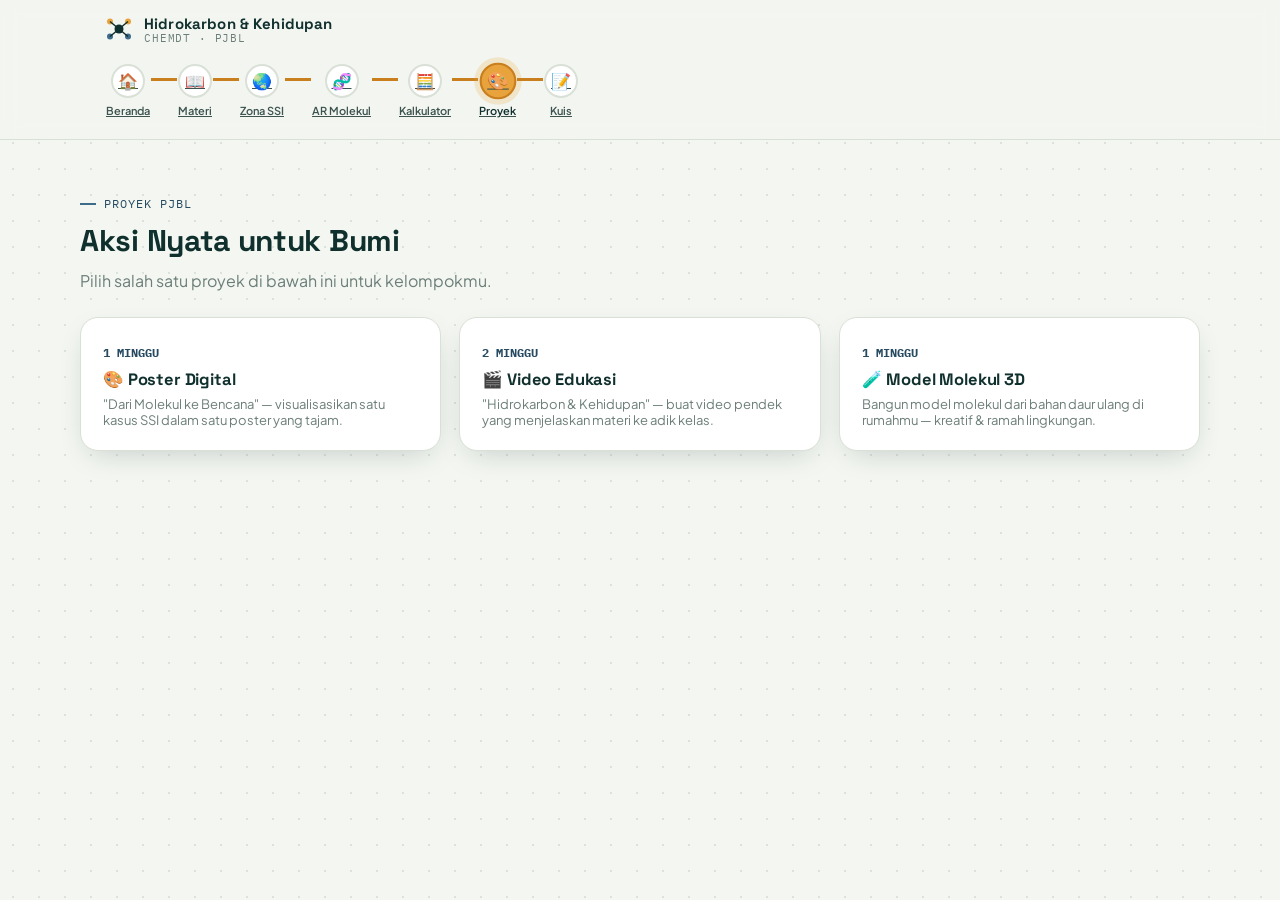
<file: proyek.html>
<!DOCTYPE html>
<html lang="id">
<head>
<meta charset="UTF-8">
<meta name="viewport" content="width=device-width, initial-scale=1.0">
<title>Proyek — Hidrokarbon & Kehidupan — ChemDT-PjBL</title>
<link rel="preconnect" href="https://fonts.googleapis.com">
<link href="https://fonts.googleapis.com/css2?family=Space+Grotesk:wght@400;500;600;700&family=Plus+Jakarta+Sans:wght@400;500;600;700;800&family=IBM+Plex+Mono:wght@400;500;600&display=swap" rel="stylesheet">
<link rel="stylesheet" href="styles.css">
</head>
<body>
<header class="top">
  <div class="brand-row">
    <div class="brand">
      <svg viewBox="0 0 40 40"><circle cx="20" cy="20" r="6" fill="#10302E"/><circle cx="8" cy="10" r="4" fill="#E8A33D"/><circle cx="32" cy="10" r="4" fill="#E8A33D"/><circle cx="8" cy="30" r="4" fill="#3E6B8A"/><circle cx="32" cy="30" r="4" fill="#3E6B8A"/><line x1="20" y1="20" x2="8" y2="10" stroke="#10302E" stroke-width="2"/><line x1="20" y1="20" x2="32" y2="10" stroke="#10302E" stroke-width="2"/><line x1="20" y1="20" x2="8" y2="30" stroke="#10302E" stroke-width="2"/><line x1="20" y1="20" x2="32" y2="30" stroke="#10302E" stroke-width="2"/></svg>
      <div class="brand-text">
        <b>Hidrokarbon &amp; Kehidupan</b>
        <span>ChemDT · PjBL</span>
      </div>
    </div>
  </div>
  <nav class="chain" aria-label="Navigasi halaman"><div class="chain-track"><a class="chain-node" href="index.html"><span class="atom" aria-hidden="true">🏠</span><span class="lbl">Beranda</span></a><div class="bond filled" aria-hidden="true"></div><a class="chain-node" href="materi.html"><span class="atom" aria-hidden="true">📖</span><span class="lbl">Materi</span></a><div class="bond filled" aria-hidden="true"></div><a class="chain-node" href="zona-ssi.html"><span class="atom" aria-hidden="true">🌏</span><span class="lbl">Zona SSI</span></a><div class="bond filled" aria-hidden="true"></div><a class="chain-node" href="ar-molekul.html"><span class="atom" aria-hidden="true">🧬</span><span class="lbl">AR Molekul</span></a><div class="bond filled" aria-hidden="true"></div><a class="chain-node" href="kalkulator.html"><span class="atom" aria-hidden="true">🧮</span><span class="lbl">Kalkulator</span></a><div class="bond filled" aria-hidden="true"></div><a class="chain-node active" href="proyek.html" aria-current="page"><span class="atom" aria-hidden="true">🎨</span><span class="lbl">Proyek</span></a><div class="bond filled" aria-hidden="true"></div><a class="chain-node" href="kuis.html"><span class="atom" aria-hidden="true">📝</span><span class="lbl">Kuis</span></a></div></nav>
</header>
<section class="view active" id="view-proyek">
  <div class="wrap section-pad">
    <div class="eyebrow">Proyek PjBL</div>
    <h2 style="font-size:30px;">Aksi Nyata untuk Bumi</h2>
    <p style="color:var(--muted); margin-top:10px;">Pilih salah satu proyek di bawah ini untuk kelompokmu.</p>

    <div class="proyek-grid">
      <div class="card proyek-card" onclick="showGuide(0)">
        <b class="dur">1 minggu</b>
        <h3>🎨 Poster Digital</h3>
        <p>"Dari Molekul ke Bencana" — visualisasikan satu kasus SSI dalam satu poster yang tajam.</p>
      </div>
      <div class="card proyek-card" onclick="showGuide(1)">
        <b class="dur">2 minggu</b>
        <h3>🎬 Video Edukasi</h3>
        <p>"Hidrokarbon & Kehidupan" — buat video pendek yang menjelaskan materi ke adik kelas.</p>
      </div>
      <div class="card proyek-card" onclick="showGuide(2)">
        <b class="dur">1 minggu</b>
        <h3>🧪 Model Molekul 3D</h3>
        <p>Bangun model molekul dari bahan daur ulang di rumahmu — kreatif &amp; ramah lingkungan.</p>
      </div>
    </div>

    <div id="guideDetails"></div>
  </div>
</section>
<script src="three.js"></script>
<script src="app.js"></script>
</body>
</html>
</file>
<file: styles.css>
:root{
    --ink:#10302E;
    --ink-soft:#3C534F;
    --paper:#F3F6F1;
    --paper-dot:rgba(16,48,46,0.10);
    --card:#FFFFFF;
    --amber:#E8A33D;
    --amber-deep:#C97F1E;
    --coral:#E1553F;
    --coral-deep:#B93B29;
    --leaf:#3F8F63;
    --leaf-deep:#2C6B48;
    --slate:#3E6B8A;
    --slate-deep:#274A61;
    --muted:#6C7E79;
    --line:#D9E0D6;
    --radius:18px;
    --shadow: 0 10px 30px -12px rgba(16,48,46,0.25);
    --disp: 'Space Grotesk', sans-serif;
    --body: 'Plus Jakarta Sans', sans-serif;
    --mono: 'IBM Plex Mono', monospace;
  }
  *{box-sizing:border-box;}
  html{scroll-behavior:smooth;}
  body{
    margin:0;
    font-family:var(--body);
    background:
      radial-gradient(circle, var(--paper-dot) 1.4px, transparent 1.4px) 0 0/26px 26px,
      var(--paper);
    color:var(--ink);
    -webkit-font-smoothing:antialiased;
  }
  h1,h2,h3,h4{font-family:var(--disp); margin:0; letter-spacing:-0.01em;}
  p{margin:0;}
  .mono{font-family:var(--mono);}
  a{color:inherit;}
  button{font-family:var(--body); cursor:pointer;}
  ::selection{background:var(--amber); color:var(--ink);}

  /* ---------- layout shells ---------- */
  .wrap{max-width:1120px; margin:0 auto; padding:0 24px;}
  .view{display:none; animation:fadeIn .5s ease;}
  .view.active{display:block;}
  @keyframes fadeIn{from{opacity:0; transform:translateY(8px);} to{opacity:1; transform:translateY(0);}}

  /* ---------- top bar / molecule-chain nav ---------- */
  header.top{
    position:sticky; top:0; z-index:50;
    background:rgba(243,246,241,0.9);
    backdrop-filter:blur(10px);
    border-bottom:1px solid var(--line);
  }
  .brand-row{
    max-width:1120px; margin:0 auto; padding:14px 24px 4px;
    display:flex; align-items:center; justify-content:space-between; gap:16px;
  }
  .brand{display:flex; align-items:center; gap:10px;}
  .brand svg{width:30px;height:30px;flex:none;}
  .brand-text{line-height:1.1;}
  .brand-text b{font-family:var(--disp); font-size:15px; letter-spacing:0.01em;}
  .brand-text span{display:block; font-size:10.5px; color:var(--muted); font-family:var(--mono); text-transform:uppercase; letter-spacing:.08em;}

  nav.chain{
    max-width:1120px; margin:0 auto; padding:6px 8px 12px;
    overflow-x:auto;
  }
  .chain-track{
    display:flex; align-items:center; min-width:max-content; padding:6px 16px;
  }
  .chain-node{
    display:flex; flex-direction:column; align-items:center; gap:6px;
    background:none; border:none; padding:4px 2px; position:relative; flex:none;
    color:var(--ink-soft);
  }
  .chain-node .atom{
    width:34px; height:34px; border-radius:50%;
    background:var(--card); border:2px solid var(--line);
    display:flex; align-items:center; justify-content:center;
    font-size:16px; line-height:1;
    transition:all .2s ease; color:var(--ink-soft);
  }
  .chain-node .lbl{font-size:11px; font-weight:600; white-space:nowrap;}
  .chain-node.active .atom{
    background:var(--amber); border-color:var(--amber-deep); color:var(--ink);
    box-shadow:0 0 0 5px rgba(232,163,61,0.22);
    transform:scale(1.08);
  }
  .chain-node.active .lbl{color:var(--ink);}
  .bond{
    width:26px; height:3px; background:var(--line); flex:none; margin:0 -1px 22px;
    position:relative;
  }
  .bond.filled{background:var(--amber-deep);}

  /* ---------- generic section bits ---------- */
  .eyebrow{
    font-family:var(--mono); font-size:11.5px; letter-spacing:.09em; text-transform:uppercase;
    color:var(--slate-deep); display:flex; align-items:center; gap:8px; margin-bottom:10px;
  }
  .eyebrow::before{content:""; width:16px; height:2px; background:var(--slate); display:inline-block;}
  .section-pad{padding:56px 0 20px;}
  .card{background:var(--card); border-radius:var(--radius); border:1px solid var(--line); box-shadow:var(--shadow);}
  .btn{
    display:inline-flex; align-items:center; gap:8px; border:none; border-radius:999px;
    padding:12px 22px; font-weight:700; font-size:14.5px; transition:transform .15s ease, box-shadow .15s ease;
  }
  .btn:hover{transform:translateY(-2px);}
  .btn-amber{background:var(--amber); color:var(--ink); box-shadow:0 6px 18px -6px rgba(232,163,61,0.6);}
  .btn-leaf{background:var(--leaf); color:#fff; box-shadow:0 6px 18px -6px rgba(63,143,99,0.55);}
  .btn-coral{background:var(--coral); color:#fff; box-shadow:0 6px 18px -6px rgba(225,85,63,0.5);}
  .btn-ghost{background:transparent; color:var(--ink); border:1.5px solid var(--line);}
  .btn-ghost:hover{border-color:var(--ink);}

  /* ================= BERANDA ================= */
  .hero{
    display:grid; grid-template-columns:1.1fr 0.9fr; gap:40px; align-items:center;
    padding:64px 0 30px;
  }
  .hero h1{font-size:44px; line-height:1.05; margin-bottom:18px;}
  .hero h1 em{font-style:normal; color:var(--leaf-deep); position:relative;}
  .hero p.lead{font-size:17px; color:var(--ink-soft); max-width:46ch; margin-bottom:26px;}
  .hero-ctas{display:flex; gap:12px; flex-wrap:wrap;}
  .hero-visual{
    position:relative; aspect-ratio:1/1; min-height:320px; width:100%; max-width:420px; margin:0 auto;
    background:radial-gradient(circle at 30% 25%, #fff, var(--paper) 70%);
    border-radius:28px; border:1px solid var(--line); box-shadow:var(--shadow);
    display:flex; align-items:center; justify-content:center; overflow:hidden;
  }
  .hero-visual svg{width:88%; height:88%;}
  .video-card{
    display:flex; gap:16px; align-items:center; margin-top:34px; padding:18px 20px;
    width:100%; text-align:left; color:var(--ink); background:var(--card);
    border:1px solid var(--line); cursor:pointer;
  }
  .play-btn{
    width:52px; height:52px; border-radius:50%; background:var(--ink); color:#fff; flex:none;
    display:flex; align-items:center; justify-content:center; transition:transform .2s;
  }
  .video-card:hover .play-btn{transform:scale(1.08);}
  .video-card b{font-size:15.5px;}
  .video-card span{font-size:13px; color:var(--muted);}
  .video-dialog{
    width:min(900px, calc(100% - 32px)); max-width:none; max-height:calc(100% - 32px);
    padding:18px; border:1px solid var(--line); border-radius:16px;
    background:var(--card); color:var(--ink); box-shadow:var(--shadow);
  }
  .video-dialog::backdrop{background:rgba(16,48,46,.78); backdrop-filter:blur(4px);}
  .video-dialog-head{display:flex; justify-content:space-between; align-items:center; gap:16px; margin-bottom:14px;}
  .video-dialog-head b{font-family:var(--disp); font-size:16px;}
  .video-dialog-close{padding:8px 12px; border:1px solid var(--line); border-radius:8px; background:var(--paper); color:var(--ink); font-weight:700;}
  .video-dialog video{display:block; width:100%; max-height:calc(100vh - 120px); aspect-ratio:16/9; background:#101412; border-radius:10px;}

  .intro-grid{display:grid; grid-template-columns:repeat(3,1fr); gap:18px; margin:44px 0;}
  .intro-card{padding:24px; cursor:pointer; transition:transform .18s ease, box-shadow .18s ease;}
  .intro-card:hover{transform:translateY(-4px);}
  .intro-card .ic{width:42px;height:42px; border-radius:12px; display:flex;align-items:center;justify-content:center; margin-bottom:14px;}
  .intro-card h3{font-size:17px; margin-bottom:6px;}
  .intro-card p{font-size:13.5px; color:var(--muted); line-height:1.5;}

  .stats-row{
    display:grid; grid-template-columns:repeat(3,1fr); gap:18px; margin:14px 0 50px;
  }
  .stat{padding:26px 22px; text-align:left;}
  .stat b{font-family:var(--disp); font-size:34px; display:block; color:var(--coral-deep);}
  .stat span{font-size:13px; color:var(--muted);}

  footer.site{
    background:var(--ink); color:#EAF1EC; padding:40px 0; margin-top:40px; border-radius:24px 24px 0 0;
  }
  footer.site .wrap{display:flex; justify-content:space-between; align-items:center; flex-wrap:wrap; gap:14px;}
  footer.site a{font-size:13px; color:#B9CFC7; text-decoration:none;}
  footer.site .fmeta{font-size:12px; color:#7E9990; margin-top:4px;}

  /* ================= MATERI ================= */
  .materi-layout{display:grid; grid-template-columns:220px 1fr; gap:36px; align-items:start;}
  .materi-nav{position:sticky; top:130px; display:flex; flex-direction:column; gap:4px;}
  .materi-nav a{
    padding:9px 12px; border-radius:10px; font-size:13.5px; font-weight:600; color:var(--ink-soft);
    text-decoration:none; border-left:2px solid transparent;
  }
  .materi-nav a:hover{background:#fff; color:var(--ink);}
  .materi-block{padding:28px; margin-bottom:20px; scroll-margin-top:130px;}
  .materi-block h2{font-size:22px; margin-bottom:6px;}
  .materi-block .sub{color:var(--muted); font-size:14px; margin-bottom:18px;}
  .atom-demo{
    display:grid; grid-template-columns:200px 1fr; gap:26px; align-items:center;
  }
  .atomc-wrap{
    aspect-ratio:1/1; border-radius:16px; background:var(--paper); border:1px solid var(--line);
    display:flex; align-items:center; justify-content:center; perspective:600px;
  }
  .atomc-wrap svg{transform-style:preserve-3d; animation:spinY 9s linear infinite;}
  @keyframes spinY{from{transform:rotateY(0deg);} to{transform:rotateY(360deg);}}
  ul.trait{margin:0; padding-left:18px; font-size:14.5px; line-height:1.9; color:var(--ink-soft);}
  table.formula-table{width:100%; border-collapse:collapse; font-size:14px; margin-top:6px;}
  table.formula-table th, table.formula-table td{padding:10px 12px; border-bottom:1px solid var(--line); text-align:left;}
  table.formula-table th{font-family:var(--mono); font-size:11.5px; text-transform:uppercase; letter-spacing:.05em; color:var(--muted);}
  .formula-badge{
    display:inline-block; font-family:var(--mono); font-weight:600; font-size:15px;
    background:var(--paper); border:1px solid var(--line); border-radius:8px; padding:3px 9px;
  }
  .isomer-toggle{display:flex; gap:10px; margin-bottom:16px;}
  .isomer-toggle button{
    padding:9px 16px; border-radius:999px; border:1.5px solid var(--line); background:#fff; font-size:13.5px; font-weight:700;
  }
  .isomer-toggle button.active{background:var(--slate); color:#fff; border-color:var(--slate-deep);}
  .isomer-view{display:none; grid-template-columns:1fr 1fr; gap:20px; align-items:center;}
  .isomer-view.active{display:grid;}
  .isomer-chain{font-family:var(--mono); font-size:15px; background:var(--paper); border-radius:12px; padding:16px; text-align:center; border:1px solid var(--line);}
  .combustion-grid{display:grid; grid-template-columns:1fr 1fr; gap:16px;}
  .combustion-box{padding:18px; border-radius:14px; font-size:13.5px;}
  .combustion-box.good{background:#EAF6EE; border:1px solid #BFE3CC;}
  .combustion-box.bad{background:#FCEAE7; border:1px solid #F3C3BA;}
  .combustion-box b{display:block; margin-bottom:8px; font-size:14.5px;}
  .combustion-box .eqn{font-family:var(--mono); font-size:13px; display:block; margin-top:6px;}
  .mini-quiz{padding:22px 24px;}
  .mq-item{margin-bottom:16px;}
  .mq-item p.q{font-weight:700; font-size:14.5px; margin-bottom:10px;}
  .mq-opts{display:flex; flex-wrap:wrap; gap:8px;}
  .mq-opt{
    padding:8px 14px; border-radius:10px; border:1.5px solid var(--line); background:#fff; font-size:13px; font-weight:600;
  }
  .mq-opt.correct{background:#DFF3E4; border-color:var(--leaf);}
  .mq-opt.wrong{background:#FBE1DC; border-color:var(--coral);}

  /* ---------- materi: gambar, figur, 3D, kotak aktivitas ---------- */
  .materi-block h3{font-size:16.5px; margin:24px 0 8px;}
  .materi-block h3:first-of-type{margin-top:8px;}
  .materi-block p{font-size:14.5px; line-height:1.85; color:var(--ink-soft); margin-bottom:10px;}
  .materi-block p + p{margin-top:0;}
  .fig{
    background:var(--paper); border:1px solid var(--line); border-radius:14px;
    padding:16px 14px 12px; text-align:center; margin:14px 0;
  }
  .fig svg{max-width:100%; height:auto; display:block; margin:0 auto;}
  .fig .cap{
    font-family:var(--mono); font-size:11.5px; color:var(--muted);
    margin-top:10px; line-height:1.6;
  }
  .fig-grid{display:grid; grid-template-columns:repeat(auto-fit,minmax(210px,1fr)); gap:14px; margin:14px 0;}
  .fig-grid .fig{margin:0;}

  .mol3d{background:#fff; border:1px solid var(--line); border-radius:14px; overflow:hidden;}
  .mol3d .m3-frame{
    position:relative; aspect-ratio:4/3; background:
      radial-gradient(circle at 50% 32%, #FFFFFF 0%, #F1F5F8 55%, #E3EAEF 100%);
    display:flex; align-items:center; justify-content:center;
    cursor:grab; touch-action:none; overflow:hidden;
  }
  .mol3d .m3-frame:active{cursor:grabbing;}
  .mol-canvas{position:absolute; inset:0; width:100%; height:100%; display:block;}
  .mol-overlay{position:absolute; inset:0; pointer-events:none;}
  .mol-mount{position:absolute; inset:0; cursor:grab; touch-action:none;}
  .mol-mount:active{cursor:grabbing;}
  .hero-mol{position:absolute; inset:0;}
  .hero-visual svg.hero-orbit{position:absolute; inset:0; width:100%; height:100%; z-index:0;}
  .hero-visual .mol-mount{z-index:1;}
  .hero-badge{
    position:absolute; left:16px; bottom:16px; z-index:2; pointer-events:none;
    background:rgba(255,255,255,.88); border:1px solid var(--line); border-radius:12px;
    padding:8px 12px; line-height:1.35; backdrop-filter:blur(3px);
  }
  .hero-badge b{display:block; font-family:var(--disp); font-size:13px; color:var(--ink);}
  .hero-badge span{font-family:var(--mono); font-size:10px; color:var(--muted);}
  .hero-chip{
    position:absolute; z-index:2; pointer-events:none;
    font-family:var(--mono); font-size:10.5px; color:var(--ink-soft);
    background:rgba(255,255,255,.85); border:1px solid var(--line);
    border-radius:999px; padding:5px 11px;
  }
  .hero-chip.hc-1{top:18px; right:18px;}
  .hero-chip.hc-2{top:56px; right:34px;}
  .build-stamp{
    position:absolute; right:14px; bottom:12px; z-index:3; pointer-events:none;
    font-family:var(--mono); font-size:9px; color:var(--muted); opacity:.75;
  }
  .mol3d .m3-hint{
    position:absolute; bottom:7px; left:0; right:0; text-align:center;
    font-family:var(--mono); font-size:10px; color:var(--muted); pointer-events:none;
  }
  .mol3d .m3-spin{
    position:absolute; top:8px; right:8px; z-index:5;
    width:28px; height:28px; border-radius:50%; border:1px solid var(--line);
    background:rgba(255,255,255,.85); font-size:13px; line-height:1; color:var(--ink-soft);
  }
  .mol3d .m3-spin.off{opacity:.45;}
  .atom-sphere.Cl{background:radial-gradient(circle at 35% 30%, #7ED08F, #2C6B48);}
  .mol3d .m3-cap{
    padding:9px 12px; border-top:1px solid var(--line);
    font-size:12px; display:flex; justify-content:space-between; gap:8px; align-items:center;
  }
  .mol3d .m3-cap b{font-family:var(--disp);}
  .mol3d .m3-cap a{font-family:var(--mono); font-size:11px; color:var(--slate); text-decoration:none;}
  .mol3d .m3-cap a:hover{text-decoration:underline;}
  .mol-grid{display:grid; grid-template-columns:repeat(auto-fit,minmax(200px,1fr)); gap:14px; margin:14px 0;}
  .online-note{
    font-family:var(--mono); font-size:11px; color:var(--muted);
    background:var(--paper); border:1px dashed var(--line); border-radius:10px;
    padding:8px 12px; margin:10px 0 0;
  }

  .box{border-radius:14px; padding:16px 18px; margin:16px 0; font-size:14px; line-height:1.8;}
  .box .tag{
    display:inline-block; font-family:var(--disp); font-size:11.5px; font-weight:700;
    letter-spacing:.04em; text-transform:uppercase; color:#fff;
    padding:4px 12px; border-radius:999px; margin-bottom:10px;
  }
  .box.contoh{background:#EAF1F6; border:1px solid #C4D8E5;}
  .box.contoh .tag{background:var(--slate-deep);}
  .box.latihan{background:#FDF3E3; border:1px solid #F0D9AE;}
  .box.latihan .tag{background:var(--amber-deep);}
  .box.info{background:#EAF6EE; border:1px solid #BFE3CC;}
  .box.info .tag{background:var(--leaf-deep);}
  .box.diskusi{background:#FCEEEB; border:1px solid #F3CEC5;}
  .box.diskusi .tag{background:var(--coral-deep);}
  .box ol, .box ul{margin:6px 0 0; padding-left:20px;}
  .box li{margin-bottom:4px;}
  .box b.solve{display:block; margin-top:10px;}

  ol.rules{margin:8px 0 0; padding-left:20px; font-size:14.5px; line-height:1.85; color:var(--ink-soft);}
  ol.rules li{margin-bottom:7px;}
  ol.rules b{color:var(--ink);}
  .rx{
    font-family:var(--mono); font-size:13.5px; background:var(--paper);
    border:1px solid var(--line); border-radius:10px; padding:11px 14px;
    margin:10px 0; display:block; overflow-x:auto; white-space:nowrap;
  }
  .rx .lbl{color:var(--muted); font-size:11px; display:block; white-space:normal; margin-bottom:4px;}
  .tab-toggle{display:flex; gap:8px; flex-wrap:wrap; margin:14px 0 12px;}
  .tab-toggle button{
    padding:7px 14px; border-radius:999px; border:1.5px solid var(--line);
    background:#fff; font-size:12.5px; font-weight:600; color:var(--ink-soft);
  }
  .tab-toggle button.active{background:var(--slate); color:#fff; border-color:var(--slate-deep);}
  .tab-pane{display:none;}
  .tab-pane.active{display:block;}
  .two-col{display:grid; grid-template-columns:1fr 1fr; gap:16px; align-items:start;}
  .pill{
    display:inline-block; font-family:var(--mono); font-size:11px; padding:3px 9px;
    border-radius:999px; background:var(--paper); border:1px solid var(--line); color:var(--ink-soft);
    margin:0 4px 4px 0;
  }

  /* ================= ZONA SSI ================= */
  .case-grid{display:grid; grid-template-columns:repeat(3,1fr); gap:18px; margin:26px 0 10px;}
  .case-card{padding:0; overflow:hidden; cursor:pointer; transition:transform .18s ease;}
  .case-card:hover{transform:translateY(-4px);}
  .case-top{height:120px; display:flex; align-items:center; justify-content:center; font-size:40px;}
  .case-top.c1{background:linear-gradient(135deg,#1F3A44,#3E6B8A);}
  .case-top.c2{background:linear-gradient(135deg,#5C4A2E,#C97F1E);}
  .case-top.c3{background:linear-gradient(135deg,#274A2E,#3F8F63);}
  .case-body{padding:18px 20px;}
  .case-body b{font-size:14px; font-family:var(--mono); color:var(--muted); text-transform:uppercase; letter-spacing:.04em;}
  .case-body h3{font-size:17px; margin:6px 0 8px;}
  .case-body p{font-size:13.5px; color:var(--muted);}

  .case-detail{display:none; padding:32px; margin-top:8px;}
  .case-detail.active{display:block; animation:fadeIn .4s ease;}
  .case-detail h2{font-size:24px; margin-bottom:4px;}
  .case-detail .kicker{font-size:13px; color:var(--muted); margin-bottom:20px;}
  .fact-grid{display:grid; grid-template-columns:repeat(auto-fit,minmax(150px,1fr)); gap:12px; margin:18px 0 22px;}
  .fact{background:var(--paper); border-radius:12px; padding:14px 16px; border:1px solid var(--line);}
  .fact b{display:block; font-size:20px; font-family:var(--disp);}
  .fact span{font-size:12px; color:var(--muted);}
  .kimia-box{background:#EFF4F0; border:1px dashed var(--slate); border-radius:14px; padding:18px 20px; font-size:14px; line-height:1.75; margin:18px 0;}
  .kimia-box .eqn{font-family:var(--mono); display:block; margin:6px 0; font-size:14.5px; color:var(--slate-deep);}
  .dilema-grid{display:grid; grid-template-columns:repeat(3,1fr); gap:14px; margin:16px 0 22px;}
  .dilema-card{background:#fff; border:1px solid var(--line); border-radius:14px; padding:16px; font-size:13.5px;}
  .dilema-card b{display:block; font-family:var(--disp); font-size:13px; color:var(--coral-deep); margin-bottom:6px;}
  .forum-box textarea{
    width:100%; min-height:80px; border-radius:12px; border:1.5px solid var(--line); padding:12px 14px; font-family:var(--body); font-size:14px; resize:vertical;
  }
  .forum-list{margin-top:14px; display:flex; flex-direction:column; gap:10px;}
  .forum-item{background:var(--paper); border-radius:12px; padding:12px 14px; font-size:13.5px;}
  .forum-item b{font-size:12.5px; color:var(--slate-deep); display:block; margin-bottom:3px;}

  /* ================= ZONA SSI: MEDIA BERITA ================= */
  .ssi-media{--ssi-accent:var(--coral);--ssi-accent-ink:var(--coral-deep);--ssi-tint:#FCEAE7;}
  .ssi-media .wrap{max-width:1000px;}
  .ssi-lead-band{background:var(--ink); color:#EAF1EC; padding:44px 0 30px;}
  .ssi-kicker,.ssi-eyebrow{font-family:var(--mono); font-size:11px; text-transform:uppercase; letter-spacing:.07em;}
  .ssi-kicker{color:#B9CFC7; margin-bottom:12px;}
  .ssi-lead-band h1{font-size:clamp(28px, 4vw, 40px); line-height:1.14; max-width:800px; margin:0 0 12px;}
  .ssi-deck{font-size:16px; line-height:1.7; color:#D1DED8; max-width:680px;}
  .ssi-topic-nav{display:flex; margin-top:28px; border-top:1px solid rgba(234,241,236,.22);}
  .ssi-topic-nav a{flex:1; padding:14px 12px 0 0; color:#D1DED8; text-decoration:none; font-size:13px; border-right:1px solid rgba(234,241,236,.22);}
  .ssi-topic-nav a+a{padding-left:16px;}
  .ssi-topic-nav a:last-child{border:0;}
  .ssi-topic-nav a span{display:block; color:var(--amber); font-family:var(--mono); font-size:11px; margin-bottom:3px;}
  .ssi-topic-nav a:hover{color:#fff;}
  .ssi-intro{padding-top:32px; padding-bottom:8px;}
  .ssi-intro p{max-width:760px; font-size:16px; line-height:1.8; color:var(--ink-soft);}
  .ssi-topic{--ssi-accent:var(--coral);--ssi-accent-ink:var(--coral-deep);--ssi-tint:#FCEAE7; padding:42px 0 24px; scroll-margin-top:120px;}
  .ssi-topic.ssi-fuel{--ssi-accent:var(--slate);--ssi-accent-ink:var(--slate-deep);--ssi-tint:#EFF4F5;}
  .ssi-topic.ssi-plastic{--ssi-accent:var(--leaf);--ssi-accent-ink:var(--leaf-deep);--ssi-tint:#EAF6EE;}
  .ssi-topic-head{display:flex; align-items:center; gap:16px; border-bottom:2px solid var(--ssi-accent); padding-bottom:18px; margin-bottom:24px;}
  .ssi-topic-mark{width:42px; aspect-ratio:1; border-radius:50%; background:var(--ssi-tint); color:var(--ssi-accent-ink); display:grid; place-items:center; font-family:var(--mono); font-size:12px; font-weight:700; flex:none;}
  .ssi-eyebrow{color:var(--ssi-accent-ink); margin:0 0 6px;}
  .ssi-topic-head h2{font-size:27px; color:var(--ssi-accent-ink);}
  .ssi-photo{max-width:760px; margin:0 0 24px;}
  .ssi-photo img{display:block; width:100%; max-height:430px; object-fit:cover; border-radius:12px; background:var(--line);}
  .ssi-photo figcaption{font-size:12px; color:var(--muted); margin-top:8px; line-height:1.6;}
  .ssi-photo figcaption a{color:var(--slate-deep);}
  .ssi-stats{display:grid; grid-template-columns:repeat(4,minmax(0,1fr)); border-top:1px solid var(--line); border-bottom:1px solid var(--line); margin:0 0 28px;}
  .ssi-stats div{padding:16px 14px; border-right:1px solid var(--line);}
  .ssi-stats div:first-child{padding-left:0;}
  .ssi-stats div:last-child{border:0;}
  .ssi-stats b{display:block; color:var(--ssi-accent-ink); font-family:var(--disp); font-size:24px; line-height:1.2;}
  .ssi-stats span{display:block; color:var(--muted); font-size:12px; line-height:1.5; margin-top:6px;}
  .ssi-lede{max-width:760px; font-family:var(--disp); font-size:19px; font-weight:600; line-height:1.5; margin:0 0 14px;}
  .ssi-copy{max-width:760px; color:var(--ink-soft); font-size:14.5px; line-height:1.85; margin:0 0 12px;}
  .ssi-bars{max-width:650px; margin:26px 0 30px;}
  .ssi-bar-label{display:flex; justify-content:space-between; gap:16px; color:var(--ink-soft); font-size:12.5px; margin:12px 0 5px;}
  .ssi-bar-label b{font-family:var(--mono); color:var(--ssi-accent-ink); white-space:nowrap;}
  .ssi-bar{height:9px; background:var(--line); border-radius:99px; overflow:hidden;}
  .ssi-bar i{display:block; height:100%; background:var(--ssi-accent); border-radius:inherit;}
  .ssi-chem{max-width:760px; padding:20px 22px; margin:24px 0; background:var(--ssi-tint); border-left:4px solid var(--ssi-accent);}
  .ssi-chem h3,.ssi-discussion h3{font-size:15px; margin:0 0 10px; color:var(--ssi-accent-ink);}
  .ssi-chem ul{margin:0; padding-left:19px; font-size:13.5px; line-height:1.75;}
  .ssi-chem li+li{margin-top:6px;}
  .ssi-debate{max-width:760px; display:grid; grid-template-columns:1fr 1fr; gap:1px; background:var(--line); margin:26px 0; border:1px solid var(--line);}
  .ssi-debate>div{background:var(--card); padding:17px 19px;}
  .ssi-debate h3{font-family:var(--body); font-size:13px; margin:0 0 6px; color:var(--ssi-accent-ink);}
  .ssi-debate p{font-size:13px; line-height:1.7; color:var(--ink-soft);}
  .ssi-discussion{max-width:760px; margin:26px 0;}
  .ssi-discussion h3{color:var(--ink);}
  .ssi-discussion ol{padding-left:20px; margin:0;}
  .ssi-discussion li{font-size:13.5px; line-height:1.75; margin:0 0 8px; color:var(--ink-soft);}
  .ssi-sources{max-width:760px; margin:26px 0 6px;}
  .ssi-sources h3{font-family:var(--mono); font-size:10.5px; color:var(--muted); text-transform:uppercase; margin:0 0 8px;}
  .ssi-sources a{display:block; padding:9px 0; border-top:1px solid var(--line); text-decoration:none; font-size:13px; color:var(--slate-deep);}
  .ssi-sources a:hover{text-decoration:underline;}
  .ssi-sources a span{display:block; color:var(--muted); font-size:11px; margin-top:2px;}
  .ssi-rule{border:0; border-top:1px solid var(--line); margin:20px 0 0;}
  .ssi-footer{margin-top:28px; padding:32px 0 44px; background:#E8EEE8;}
  .ssi-footer h2{font-size:20px; margin-bottom:8px;}
  .ssi-footer p,.ssi-footer ol{max-width:720px; color:var(--ink-soft); font-size:13.5px; line-height:1.75;}
  .ssi-footer ol{padding-left:20px; margin-bottom:0;}

  /* ================= AR / MOLEKUL ================= */
  .ar-intro{display:grid; grid-template-columns:1fr 1fr; gap:30px; align-items:center; margin:20px 0 36px;}
  .ar-steps{display:flex; flex-direction:column; gap:14px;}
  .ar-step{display:flex; gap:14px; align-items:flex-start;}
  .ar-step .n{
    width:30px;height:30px;border-radius:50%; background:var(--slate); color:#fff; flex:none;
    display:flex; align-items:center; justify-content:center; font-family:var(--disp); font-size:13px; font-weight:700;
  }
  .ar-step b{font-size:14.5px; display:block;}
  .ar-step span{font-size:13px; color:var(--muted);}

  .molecule-lab{display:grid; grid-template-columns:280px 1fr; gap:0; overflow:hidden; margin-bottom:40px;}
  .marker-list{border-right:1px solid var(--line); padding:18px 14px; display:flex; flex-direction:column; gap:6px; max-height:560px; overflow:auto;}
  .marker-item{
    display:flex; align-items:center; gap:12px; padding:10px 12px; border-radius:12px; border:1.5px solid transparent;
    background:transparent;
  }
  .marker-item:hover{background:var(--paper);}
  .marker-item.active{background:#fff; border-color:var(--amber-deep); box-shadow:0 4px 14px -6px rgba(232,163,61,0.5);}
  .marker-item .mk{
    width:38px;height:38px; border-radius:9px; background:var(--ink); color:#fff; display:flex; align-items:center;
    justify-content:center; font-family:var(--mono); font-size:11px; font-weight:700; flex:none;
  }
  .marker-item b{font-size:13.5px; display:block;}
  .marker-item span{font-size:11.5px; color:var(--muted); font-family:var(--mono);}

  .lab-stage{padding:26px; display:grid; grid-template-columns:1fr 260px; gap:22px;}
  .viewer{
    aspect-ratio:4/3; border-radius:16px; background:radial-gradient(circle at 50% 40%, #EFF4EC, #E2ECE0 75%);
    border:1px solid var(--line); position:relative; overflow:hidden; cursor:grab;
  }
  .viewer:active{cursor:grabbing;}
  .scene{position:absolute; inset:0; display:flex; align-items:center; justify-content:center; perspective:900px;}
  .molecule-inner{transform-style:preserve-3d; position:relative; width:1px; height:1px;}
  .atom-sphere{
    position:absolute; top:50%; left:50%; border-radius:50%; transform-style:preserve-3d;
    box-shadow:inset -6px -7px 14px rgba(0,0,0,0.35), inset 3px 3px 8px rgba(255,255,255,0.28), 0 6px 14px rgba(16,48,46,0.22);
  }
  .atom-sphere.C{background:radial-gradient(circle at 32% 26%, #8595AB 0%, #4A5A70 38%, #26303F 78%, #161D27 100%);}
  .atom-sphere.H{background:radial-gradient(circle at 32% 26%, #ffffff 0%, #F0F3F5 40%, #C2CCD4 80%, #A6B2BC 100%);}
  .atom-sphere.Cl{background:radial-gradient(circle at 32% 26%, #B9EBC4 0%, #6DC488 40%, #35875A 80%, #22603F 100%);}
  .atom-label{
    position:absolute; inset:0; display:flex; align-items:center; justify-content:center;
    font-family:var(--disp); font-weight:700; letter-spacing:.02em; pointer-events:none;
  }
  .atom-sphere.C > .atom-label, .atom-sphere.Cl > .atom-label{color:rgba(255,255,255,.92); text-shadow:0 1px 2px rgba(0,0,0,.4);}
  .atom-sphere.H > .atom-label{color:#5A6874;}
  .bond-rod{
    position:absolute; top:50%; left:50%; border-radius:6px;
    background:linear-gradient(180deg,#E3E9EE 0%, #B4C0CA 28%, #7F8D9A 70%, #5A6773 100%);
    box-shadow:0 1px 3px rgba(16,48,46,.18);
  }
  .m3-chip{
    position:absolute; top:8px; left:8px; z-index:4; text-align:left;
    background:rgba(255,255,255,.9); border:1px solid var(--line); border-radius:10px;
    padding:6px 10px; line-height:1.35; pointer-events:none; backdrop-filter:blur(3px);
  }
  .m3-chip b{display:block; font-family:var(--disp); font-size:12px; color:var(--ink);}
  .m3-chip span{font-family:var(--mono); font-size:9.5px; color:var(--muted);}
  .m3-stats{
    display:flex; border-top:1px solid var(--line); background:var(--paper);
  }
  .m3-stats div{
    flex:1; padding:7px 8px; text-align:center; border-right:1px solid var(--line);
  }
  .m3-stats div:last-child{border-right:none;}
  .m3-stats .k{display:block; font-family:var(--mono); font-size:8.5px; letter-spacing:.08em; text-transform:uppercase; color:var(--muted);}
  .m3-stats .v{font-family:var(--disp); font-size:10.5px; font-weight:700; color:var(--ink); line-height:1.3;}
  .viewer-hint{position:absolute; bottom:10px; left:0; right:0; text-align:center; font-size:11.5px; color:var(--muted); font-family:var(--mono);}
  .info-panel{display:flex; flex-direction:column; gap:12px;}
  .info-panel h3{font-size:19px;}
  .info-row{font-size:13px; display:flex; justify-content:space-between; border-bottom:1px dashed var(--line); padding:7px 0;}
  .info-row b{color:var(--ink-soft);}
  .info-tag{background:var(--paper); border-radius:10px; padding:10px 12px; font-size:12.5px; color:var(--ink-soft); line-height:1.55;}

  /* ================= KALKULATOR ================= */
  .calc-layout{display:grid; grid-template-columns:1fr 1fr; gap:30px; align-items:start; margin:26px 0 40px;}
  .calc-card{padding:28px;}
  .field{margin-bottom:18px;}
  .field label{font-size:13px; font-weight:700; display:block; margin-bottom:8px;}
  .radio-list{display:flex; flex-direction:column; gap:8px;}
  .radio-opt{
    display:flex; align-items:center; gap:10px; padding:10px 12px; border-radius:12px; border:1.5px solid var(--line);
    font-size:13.5px; cursor:pointer;
  }
  .radio-opt.sel{border-color:var(--slate); background:#EFF4F5;}
  .radio-opt input{accent-color:var(--slate);}
  .radio-opt span.f{margin-left:auto; font-family:var(--mono); color:var(--muted); font-size:12px;}
  .num-input{
    width:100%; padding:11px 13px; border-radius:12px; border:1.5px solid var(--line); font-size:14px; font-family:var(--body);
  }
  .result-card{padding:28px; background:linear-gradient(160deg,#EAF6EE,#F3F6F1);}
  .result-card.empty{display:flex; align-items:center; justify-content:center; text-align:center; color:var(--muted); font-size:14px; min-height:260px;}
  .result-big{display:grid; grid-template-columns:1fr 1fr; gap:14px; margin:18px 0;}
  .result-num{background:#fff; border-radius:14px; padding:16px; text-align:center;}
  .result-num b{display:block; font-family:var(--disp); font-size:26px; color:var(--leaf-deep);}
  .result-num span{font-size:12px; color:var(--muted);}
  .tree-line{display:flex; align-items:center; gap:10px; background:#fff; border-radius:14px; padding:14px 16px; margin-bottom:16px;}
  .rekom{font-size:13.5px; line-height:1.9;}
  .challenge-box{padding:24px 26px; display:flex; justify-content:space-between; align-items:center; gap:20px; flex-wrap:wrap; background:linear-gradient(120deg,#10302E,#274A2E); color:#EAF1EC;}
  .challenge-box p{color:#B9CFC7; font-size:13.5px; margin-top:4px;}

  /* ================= PROYEK ================= */
  .proyek-grid{display:grid; grid-template-columns:repeat(3,1fr); gap:18px; margin:26px 0;}
  .proyek-card{padding:22px; cursor:pointer;}
  .proyek-card b.dur{font-family:var(--mono); font-size:11.5px; color:var(--slate-deep); text-transform:uppercase;}
  .proyek-card h3{font-size:16.5px; margin:8px 0 6px;}
  .proyek-card p{font-size:13px; color:var(--muted);}
  .guide-detail{display:none; padding:30px; margin-bottom:20px;}
  .guide-detail.active{display:block;}
  .guide-steps{counter-reset:g; margin:18px 0;}
  .guide-steps li{list-style:none; counter-increment:g; display:flex; gap:14px; margin-bottom:12px; font-size:14px;}
  .guide-steps li::before{
    content:counter(g); width:26px; height:26px; border-radius:50%; background:var(--amber); color:var(--ink);
    display:flex; align-items:center; justify-content:center; font-weight:700; font-size:12.5px; flex:none;
  }
  table.rubrik{width:100%; border-collapse:collapse; font-size:13.5px; margin-top:10px;}
  table.rubrik th, table.rubrik td{border:1px solid var(--line); padding:9px 12px; text-align:left;}
  table.rubrik th{background:var(--paper); font-family:var(--mono); font-size:11.5px; text-transform:uppercase;}
  .timeline{display:flex; gap:8px; margin-top:14px; flex-wrap:wrap;}
  .tl-item{flex:1; min-width:90px; background:var(--paper); border-radius:12px; padding:12px; text-align:center; border:1px solid var(--line);}
  .tl-item b{display:block; font-size:12px; font-family:var(--mono); color:var(--slate-deep);}
  .tl-item span{font-size:12px; color:var(--ink-soft);}

  /* ================= KUIS ================= */
  .quiz-shell{padding:30px; margin:26px 0 40px;}
  .quiz-progress{height:6px; background:var(--line); border-radius:99px; overflow:hidden; margin-bottom:22px;}
  .quiz-progress i{display:block; height:100%; background:var(--amber-deep); width:0%; transition:width .3s ease;}
  .quiz-q{font-size:17px; font-weight:700; margin-bottom:16px;}
  .quiz-opts{display:flex; flex-direction:column; gap:10px; margin-bottom:20px;}
  .quiz-opt{
    text-align:left; padding:13px 16px; border-radius:12px; border:1.5px solid var(--line); background:#fff; font-size:14px;
  }
  .quiz-opt:hover{border-color:var(--slate);}
  .quiz-opt.correct{background:#DFF3E4; border-color:var(--leaf); font-weight:700;}
  .quiz-opt.wrong{background:#FBE1DC; border-color:var(--coral); font-weight:700;}
  .quiz-feedback{font-size:13.5px; padding:12px 14px; border-radius:10px; background:var(--paper); margin-bottom:16px; display:none;}
  .quiz-nav{display:flex; justify-content:space-between; align-items:center;}
  .quiz-result{text-align:center; padding:20px 0;}
  .quiz-result b{font-family:var(--disp); font-size:46px; display:block; color:var(--leaf-deep);}
  .essay-box{padding:26px; margin-top:0;}
  .essay-item{margin-bottom:18px;}
  .essay-item p{font-weight:700; font-size:14px; margin-bottom:8px;}

  @media(max-width:860px){
    .hero{grid-template-columns:1fr;}
    .hero h1{font-size:32px;}
    .intro-grid, .stats-row, .case-grid, .proyek-grid{grid-template-columns:1fr;}
    .materi-layout{grid-template-columns:1fr;}
    .materi-nav{position:static; flex-direction:row; flex-wrap:wrap;}
    .atom-demo, .calc-layout, .lab-stage, .molecule-lab, .ar-intro, .isomer-view, .dilema-grid, .combustion-grid{grid-template-columns:1fr;}
    .marker-list{max-height:none;}
  }
  @media(max-width:700px){
    .ssi-topic-nav{flex-direction:column;}
    .ssi-topic-nav a,.ssi-topic-nav a+a{padding:10px 0; border-right:0; border-bottom:1px solid rgba(234,241,236,.22);}
    .ssi-topic-nav a:last-child{border-bottom:0;}
    .ssi-stats{grid-template-columns:1fr 1fr;}
    .ssi-stats div:nth-child(2){border-right:0;}
    .ssi-stats div:nth-child(3),.ssi-stats div:nth-child(4){border-top:1px solid var(--line);}
    .ssi-topic-head h2{font-size:22px;}
    .ssi-topic-mark{width:36px;}
  }
  @media(max-width:520px){
    .ssi-debate{grid-template-columns:1fr;}
    .ssi-debate>div+div{border-top:1px solid var(--line);}
    .ssi-topic{padding-top:30px;}
    .ssi-stats div{padding:13px 10px;}
    .ssi-stats b{font-size:20px;}
  }
</file>
